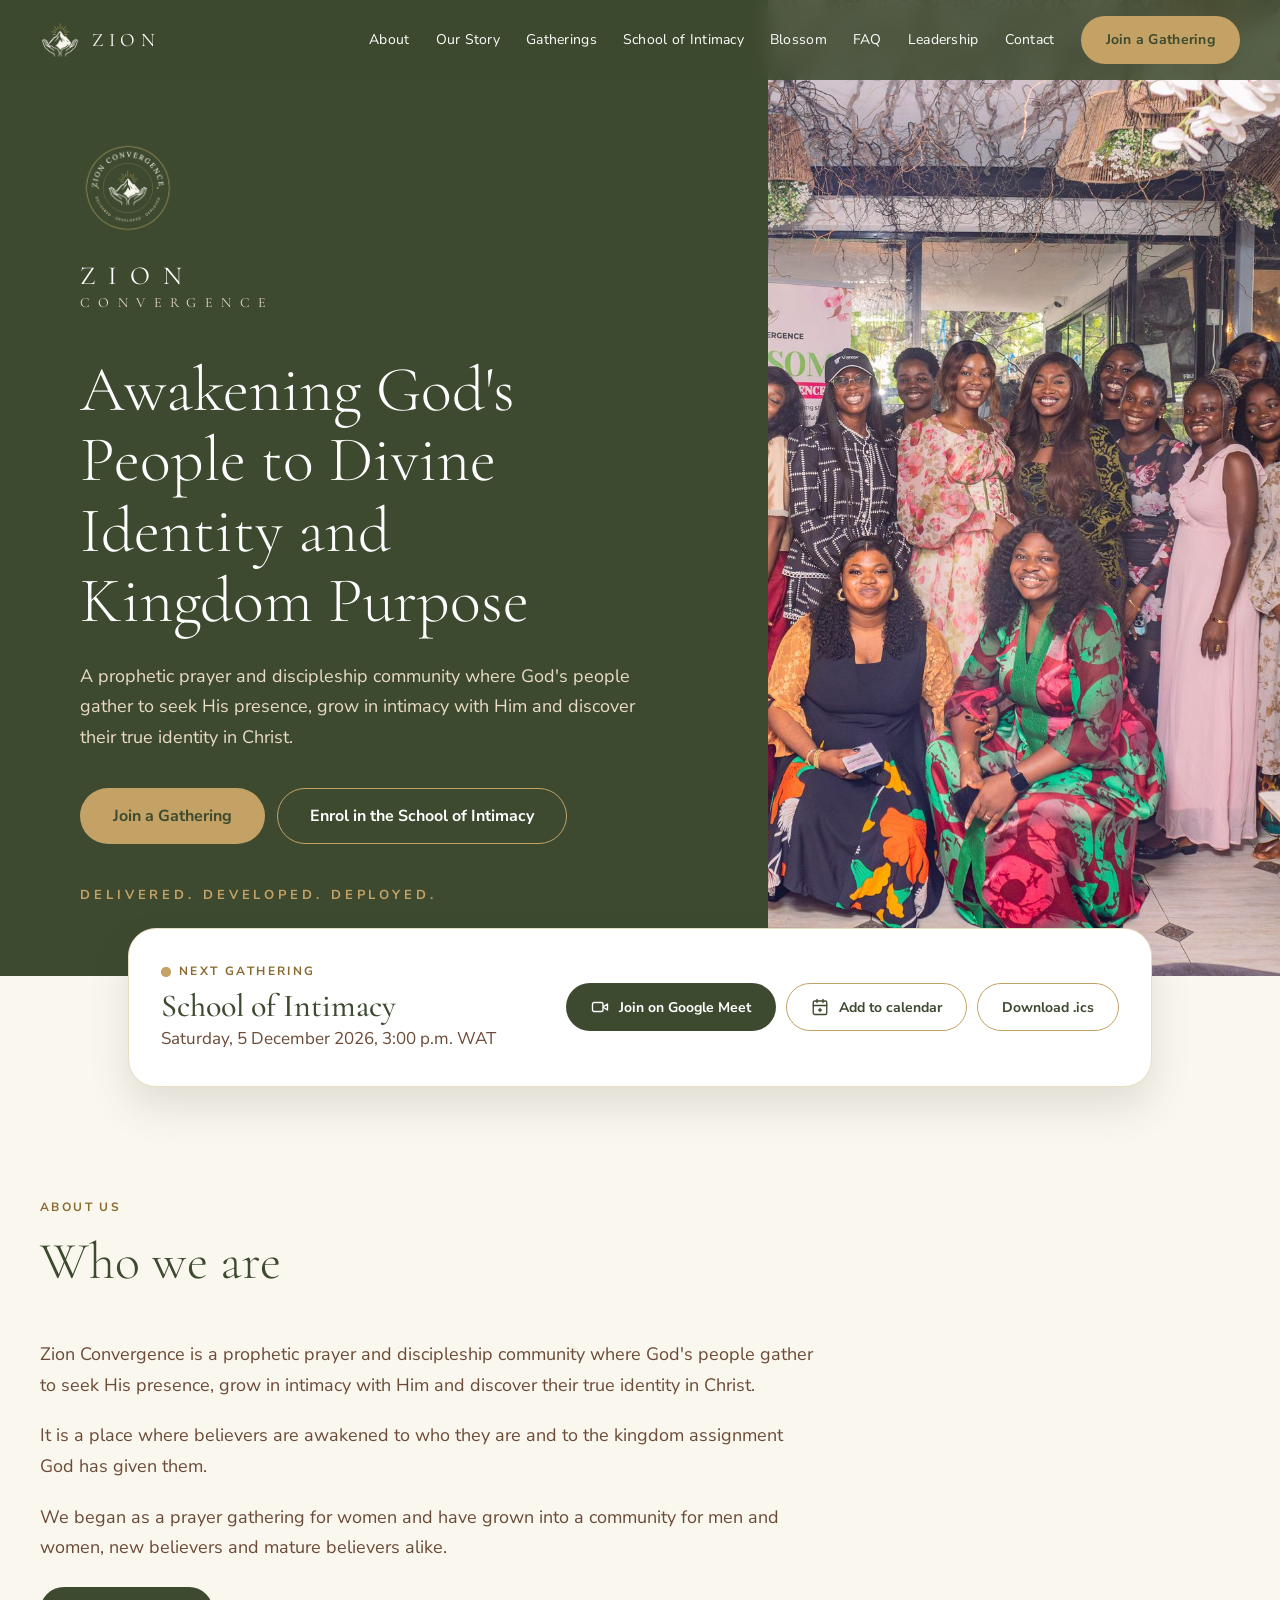
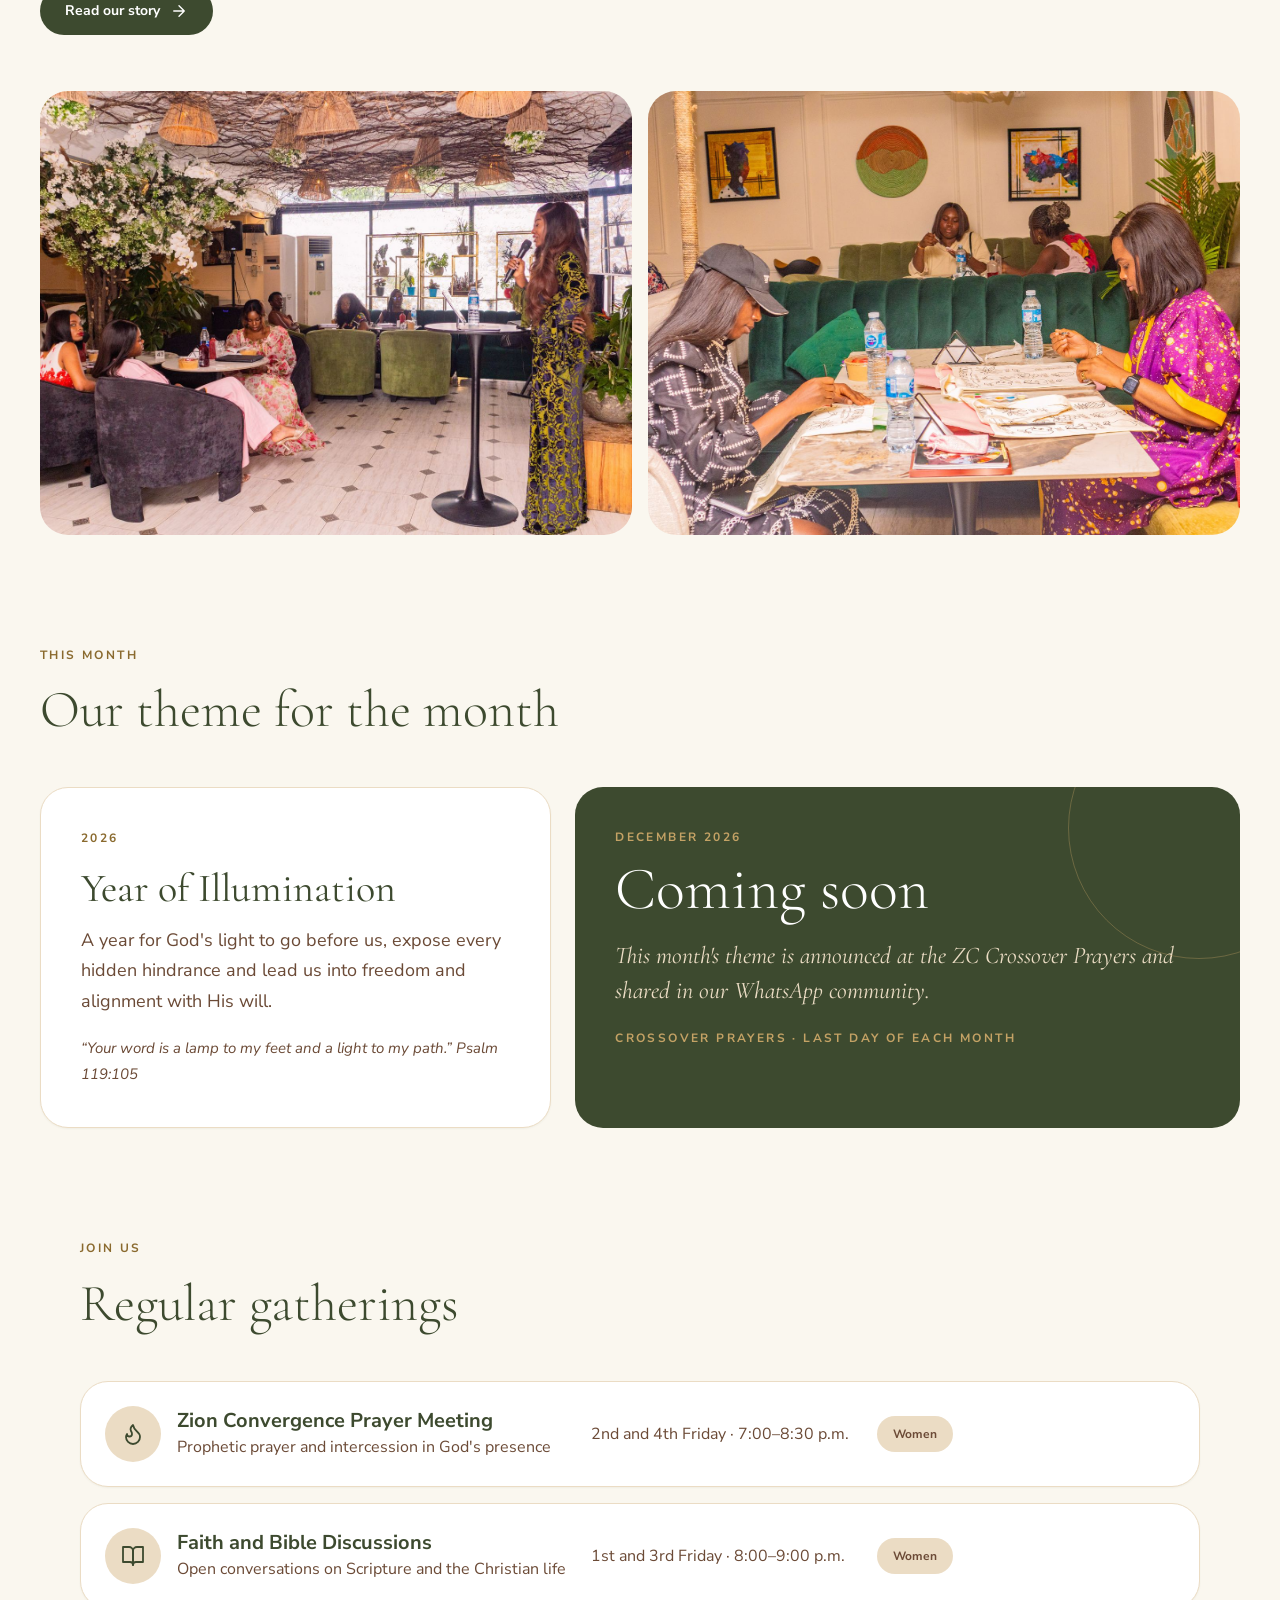
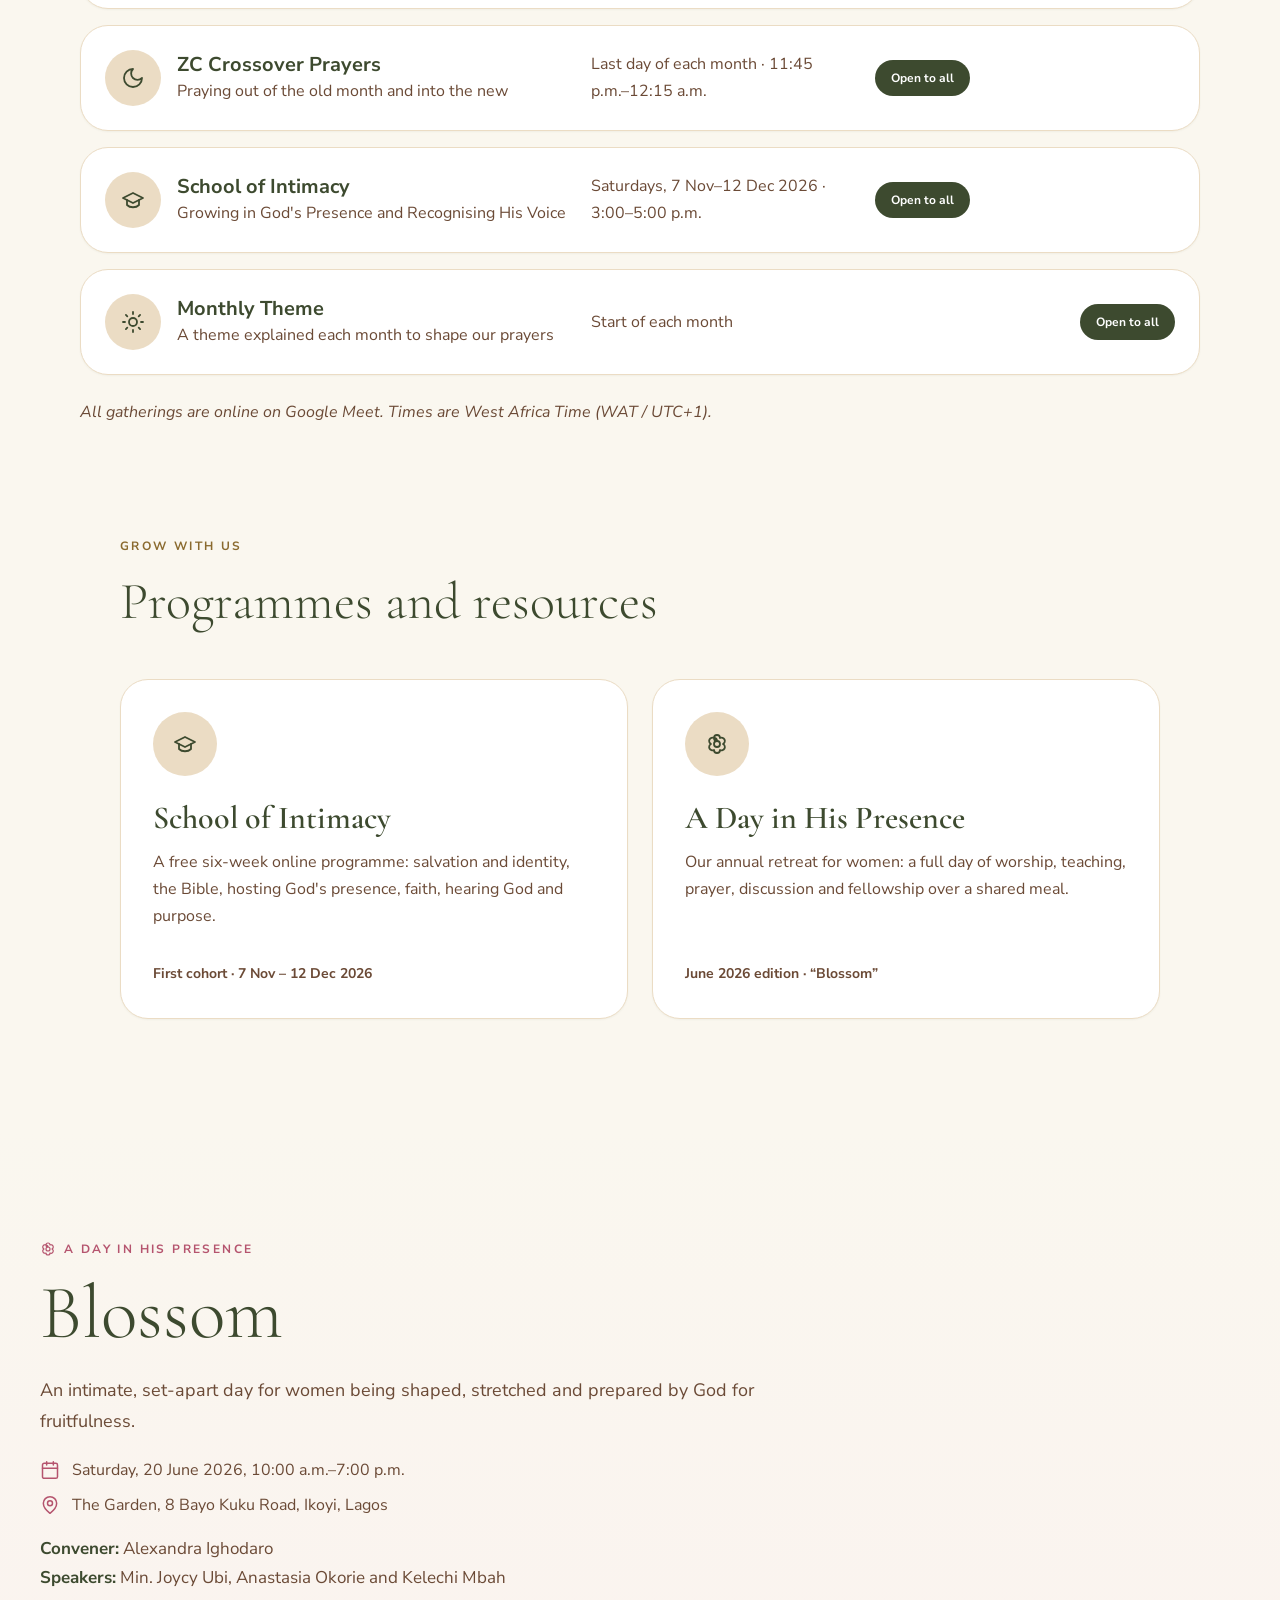
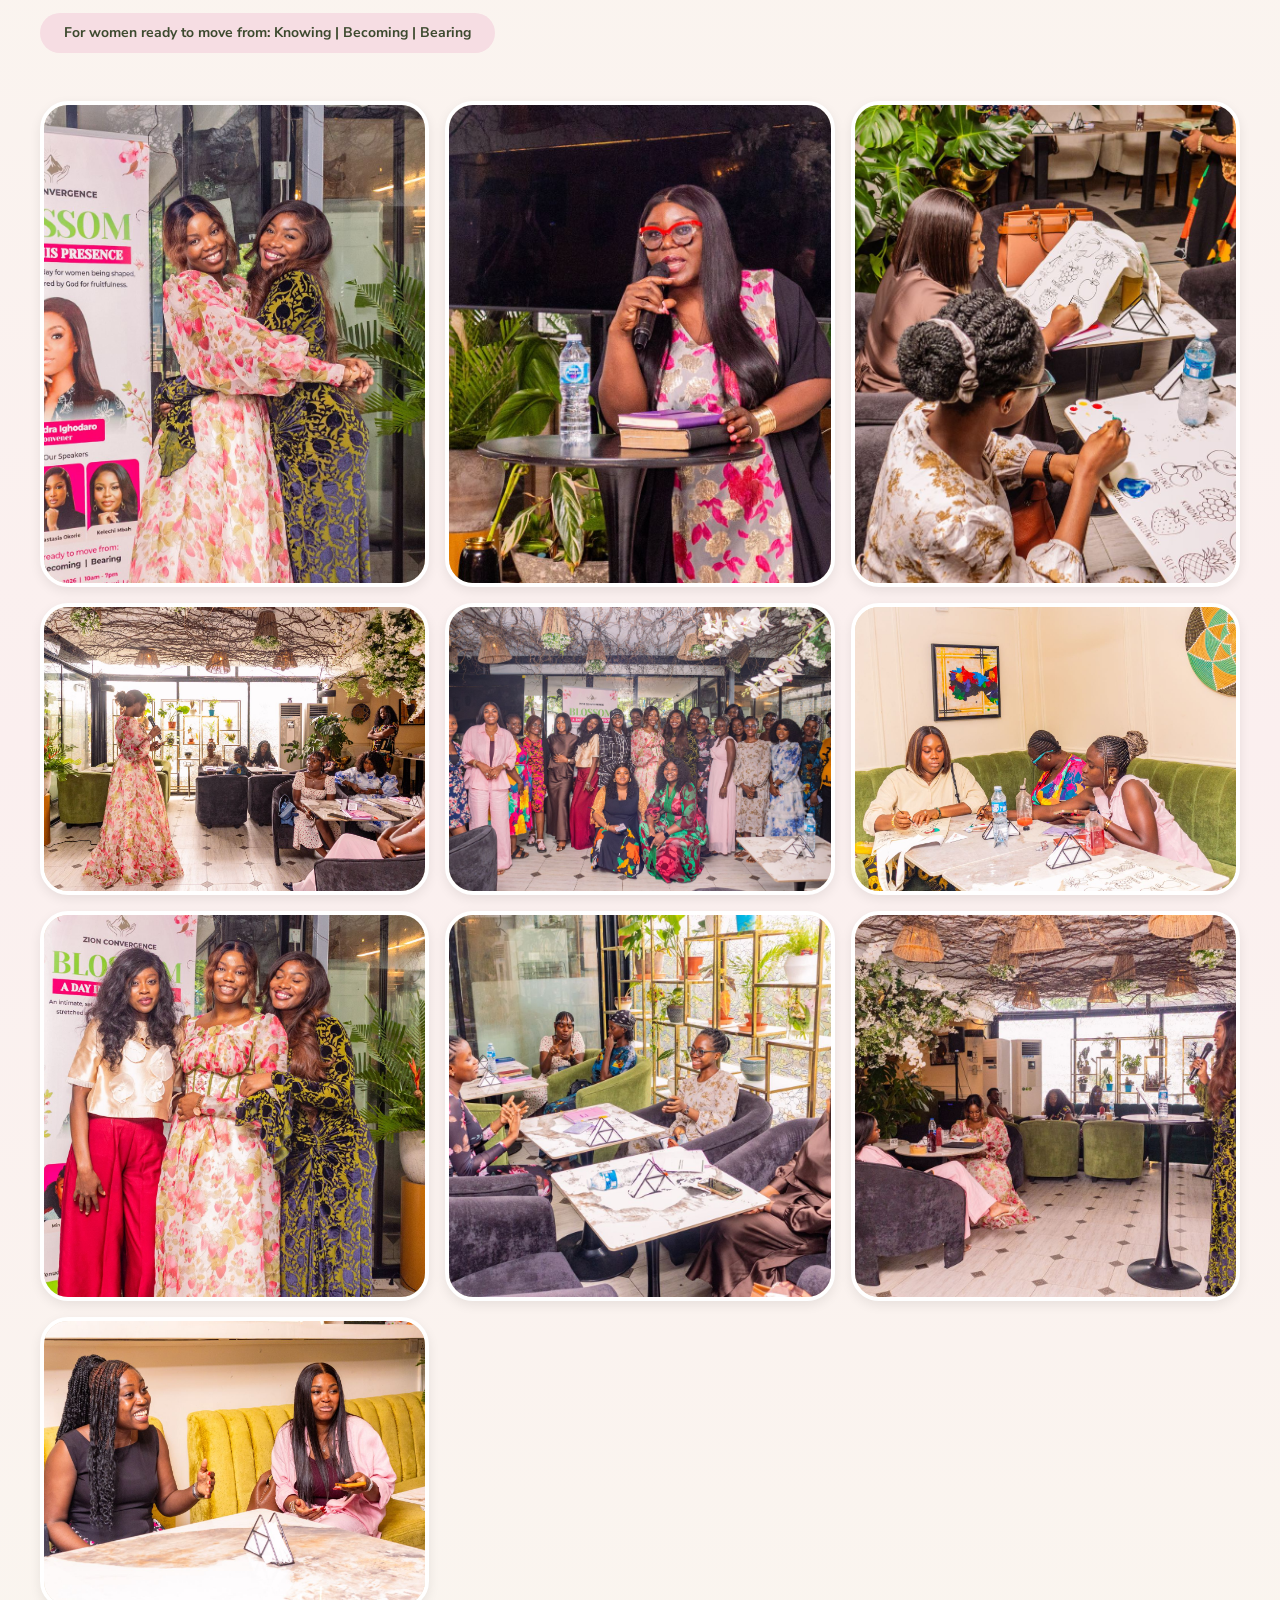
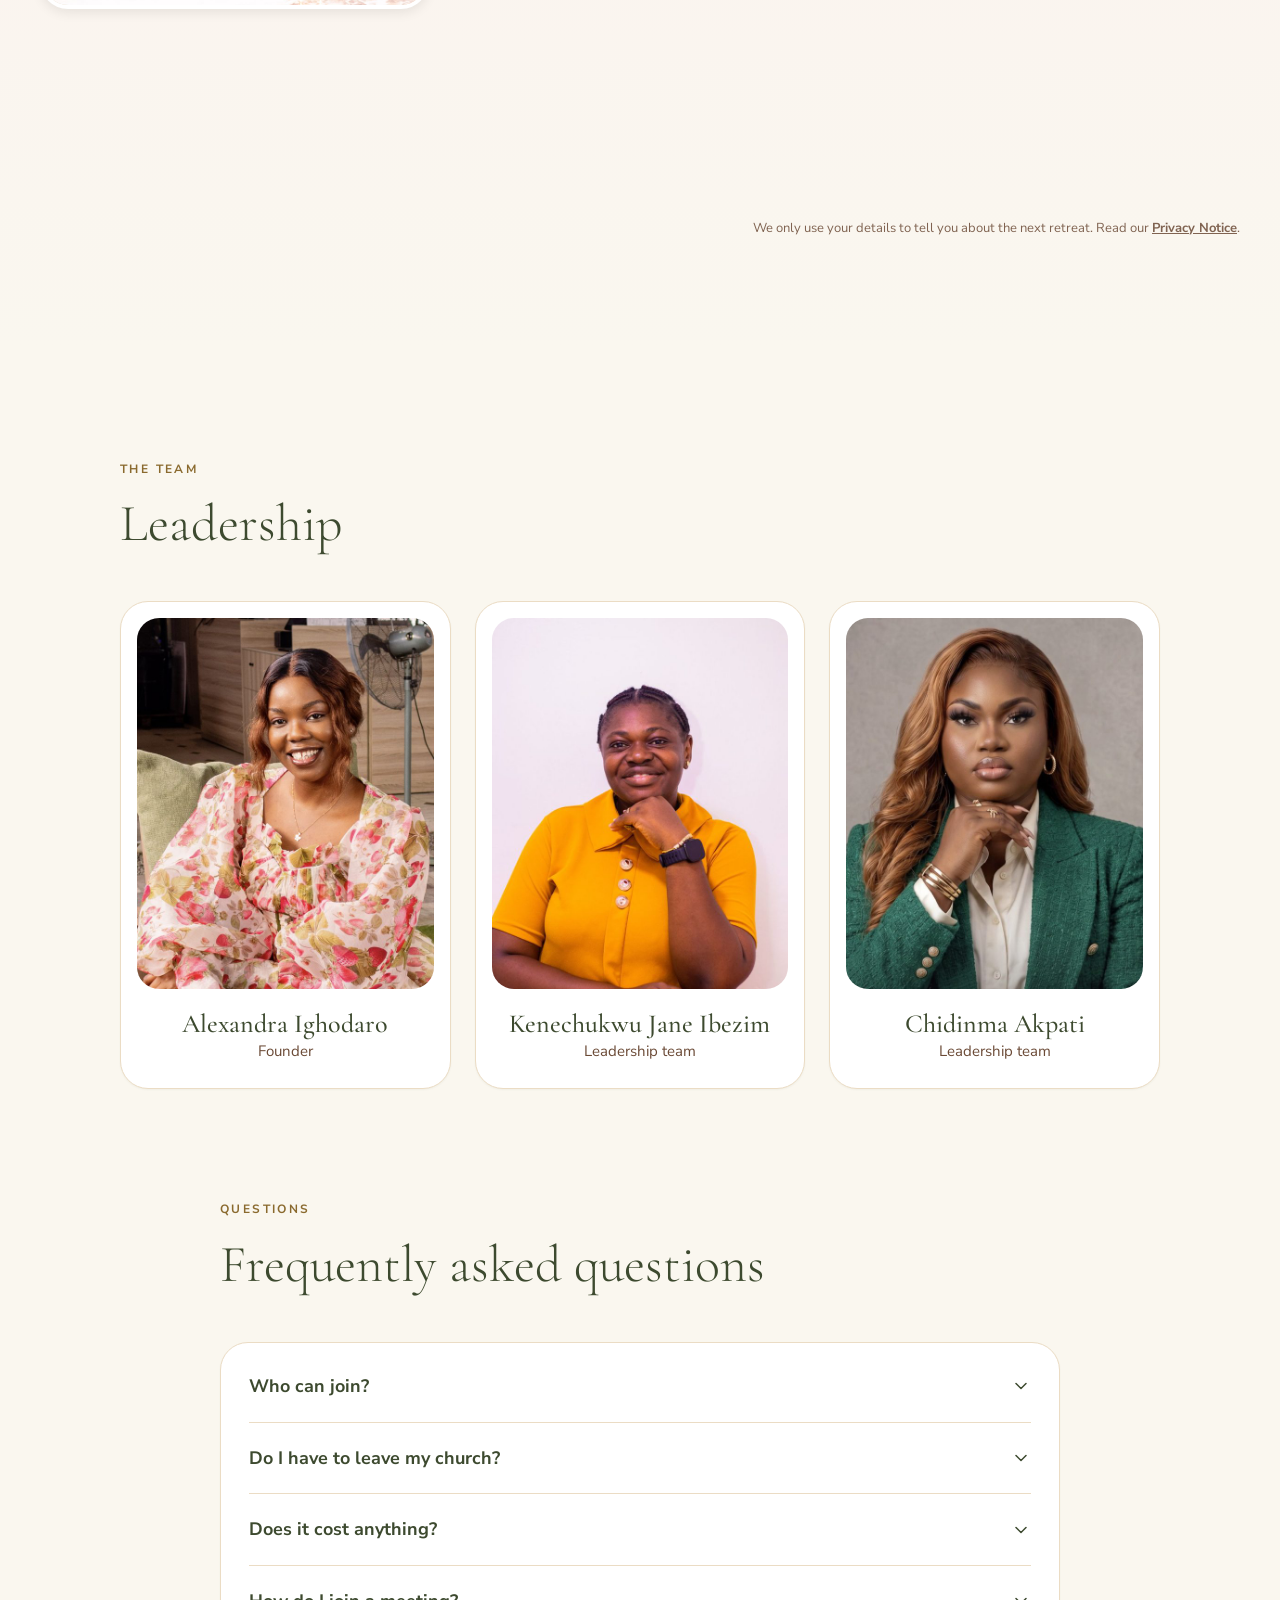
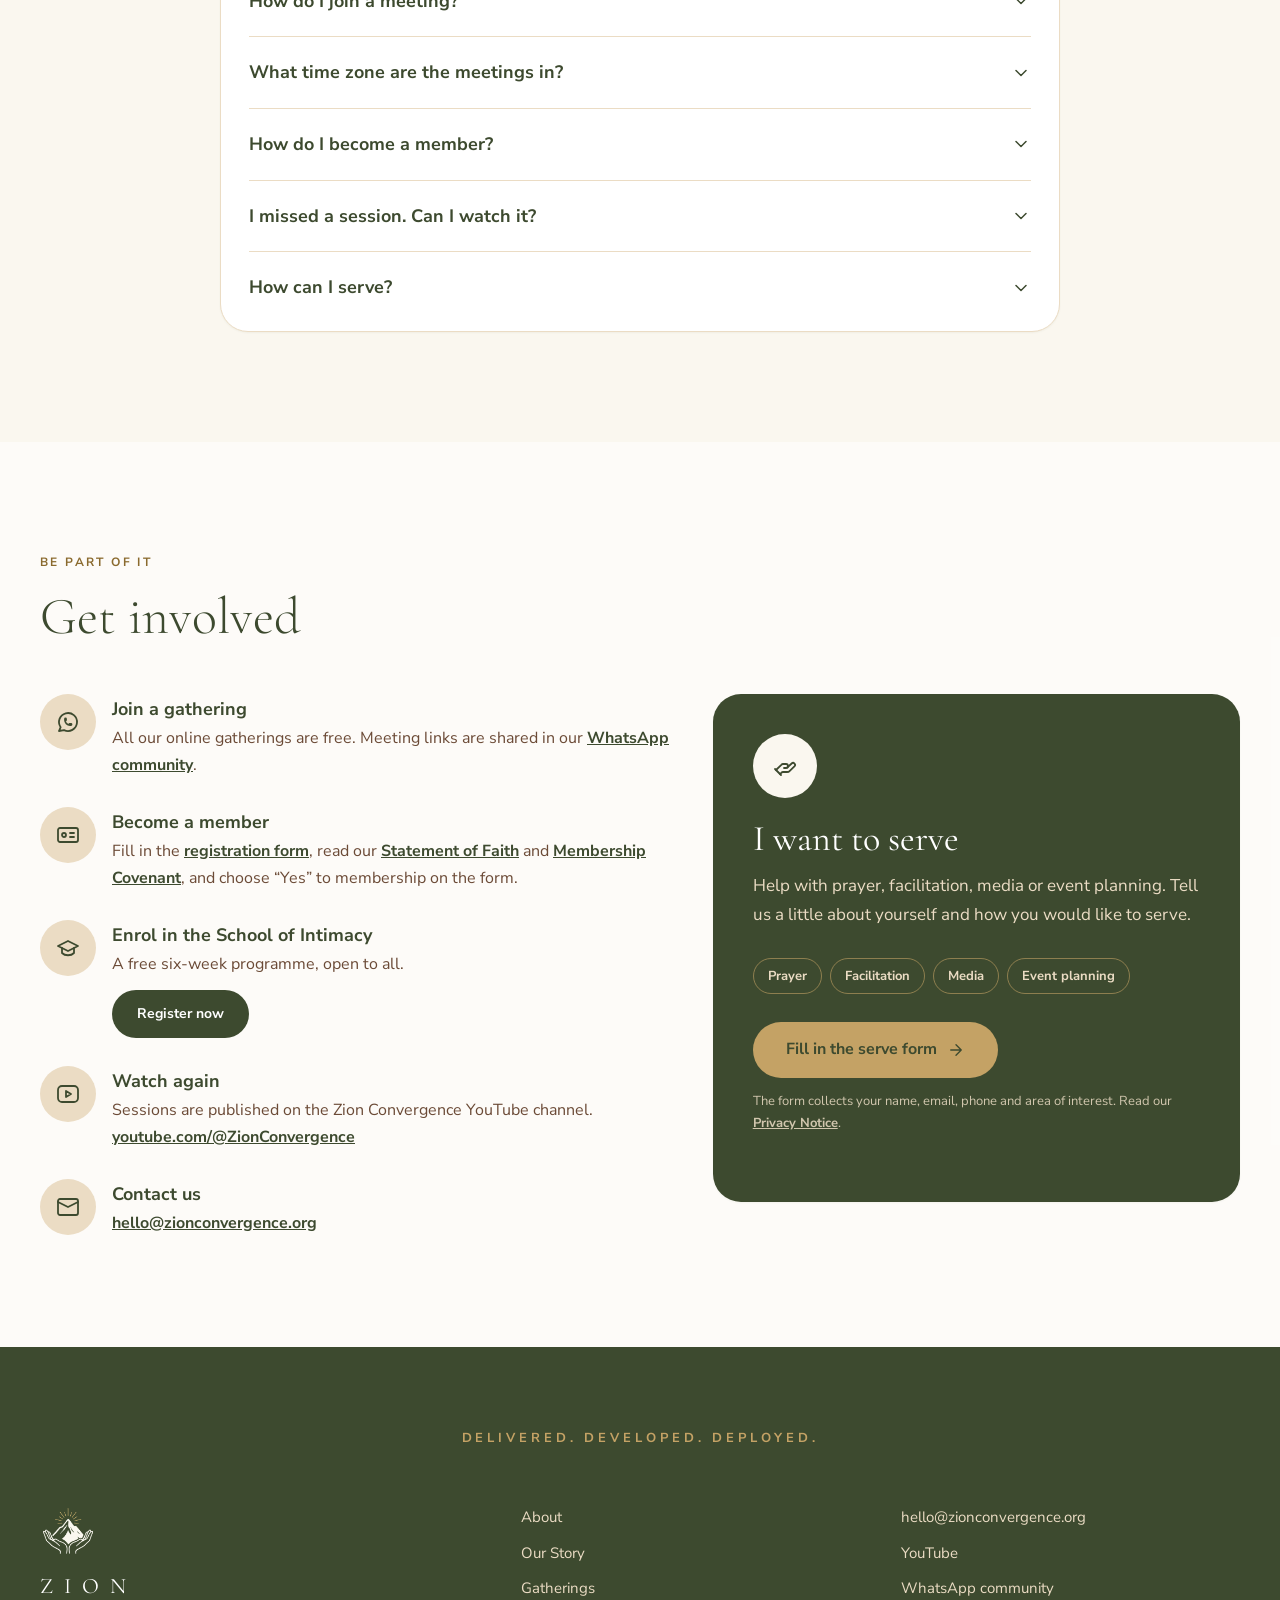
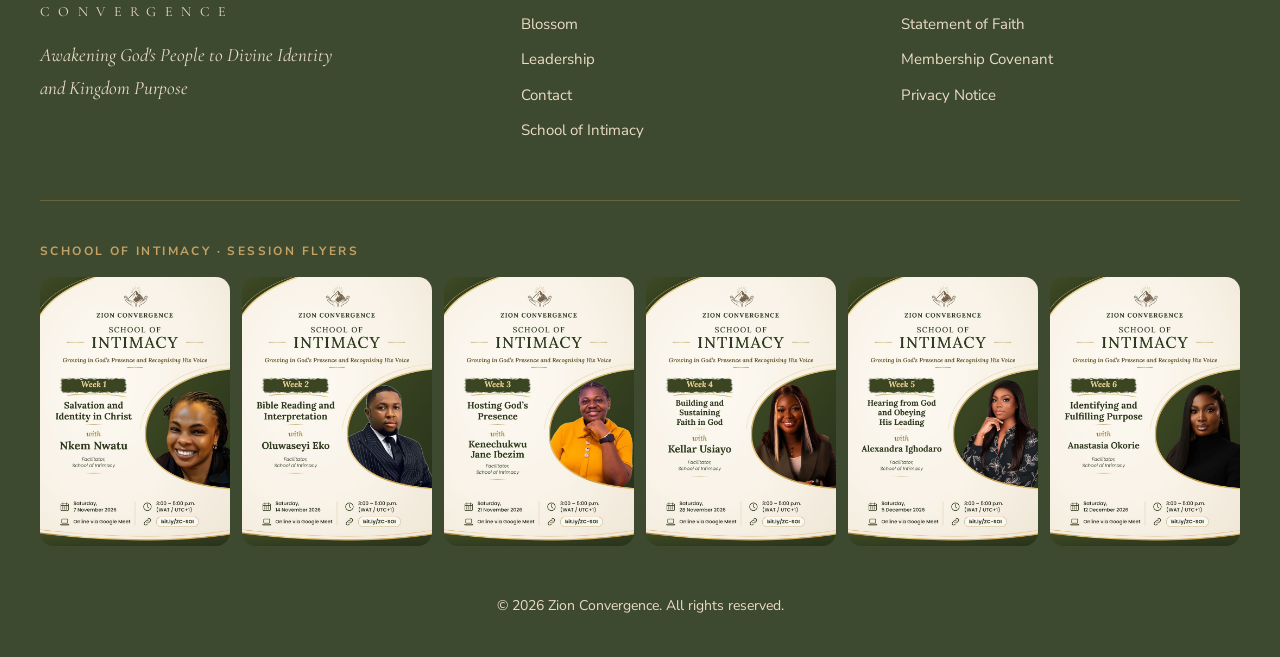
<file: index.html>
<!DOCTYPE html>

<html lang="en">
<head>
<meta charset="utf-8"/>
<meta content="width=device-width, initial-scale=1" name="viewport"/>
<title>Zion Convergence | Prophetic Prayer &amp; Discipleship Community</title>
<meta content="Zion Convergence is a prophetic prayer and discipleship community where God's people gather to seek His presence, grow in intimacy with Him and discover their true identity in Christ." name="description"/>
<meta content="Zion Convergence | Prophetic Prayer &amp; Discipleship Community" property="og:title"/>
<meta content="Awakening God's People to Divine Identity and Kingdom Purpose. Delivered. Developed. Deployed." property="og:description"/>
<meta content="https://zionconvergence.org/img/group.jpg" property="og:image"/>
<link href="img/favicon.png" rel="icon"/>
<link href="https://fonts.googleapis.com" rel="preconnect"/>
<link crossorigin="" href="https://fonts.gstatic.com" rel="preconnect"/>
<link href="https://fonts.googleapis.com/css2?family=Cormorant+Garamond:ital,wght@0,300;0,400;0,500;0,600;0,700;1,300;1,400&amp;family=Nunito+Sans:ital,wght@0,400;0,700;1,400&amp;display=swap" rel="stylesheet"/>
<link href="style.css?v=2026112401" rel="stylesheet"/>
<script type="application/ld+json">{"@context":"https://schema.org","@type":"Organization","name":"Zion Convergence","alternateName":"ZC","url":"https://zionconvergence.org/","logo":"https://zionconvergence.org/img/badge-light.png","email":"hello@zionconvergence.org","foundingDate":"2025-10-10","description":"A prophetic prayer and discipleship community in Nigeria.","sameAs":["https://www.youtube.com/@ZionConvergence"]}</script>
<link href="https://zionconvergence.org/" rel="canonical"/>
</head>
<body>
<header class="hdr"><nav aria-label="Main">
<a class="logo" href="/#top"><img alt="" height="37" src="img/mark-light.png" width="40"/><span>ZION</span></a>
<button aria-controls="menu" aria-expanded="false" aria-label="Open menu" class="burger"><svg aria-hidden="true" fill="none" stroke="currentColor" stroke-linecap="round" stroke-linejoin="round" stroke-width="1.8" viewbox="0 0 24 24"><path d="M4 6h16M4 12h16M4 18h16"></path></svg></button>
<div class="links" id="menu"><a href="#about">About</a><a href="our-story.html">Our Story</a><a href="#gatherings">Gatherings</a><a href="school-of-intimacy.html">School of Intimacy</a><a href="#blossom">Blossom</a><a href="#faq">FAQ</a><a href="#leadership">Leadership</a><a href="#contact">Contact</a><a class="btn btn-gold sm" href="#gatherings">Join a Gathering</a></div>
</nav></header>
<a class="btn btn-gold sm fab" href="#gatherings">Join a Gathering</a>
<main id="top">
<section class="hero">
<div class="left"><div>
<img alt="Zion Convergence logo: hands holding a mountain beneath rays of light, Delivered, Developed, Deployed" class="badge" height="96" src="img/badge-light.png" width="96"/>
<p class="word1">ZION</p><p class="word2">CONVERGENCE</p>
<h1>Awakening God's People to Divine Identity and Kingdom Purpose</h1>
<p class="lead">A prophetic prayer and discipleship community where God's people gather to seek His presence, grow in intimacy with Him and discover their true identity in Christ.</p>
<div class="btns"><a class="btn btn-gold" href="#gatherings">Join a Gathering</a><a class="btn btn-outline" href="school-of-intimacy.html">Enrol in the School of Intimacy</a></div>
<p class="ddd">Delivered. Developed. Deployed.</p>
</div></div>
<div class="right"><img alt="Women of the Zion Convergence community gathered together at the Blossom retreat, smiling" height="1467" src="img/group.jpg" width="2200"/></div>
</section>
<div class="next" hidden="" id="next"><div class="card">
<div class="info"><p class="live"><span class="dot"></span>Next gathering</p><h3>Zion Convergence Prayer Meeting</h3><p><time></time></p></div>
<div class="acts"><a class="btn btn-green sm meet" href="https://bit.ly/ZC-Fridays"><svg aria-hidden="true" fill="none" stroke="currentColor" stroke-linecap="round" stroke-linejoin="round" stroke-width="1.8" viewbox="0 0 24 24"><path d="m22 8-6 4 6 4V8Z"></path><rect height="12" rx="2" width="14" x="2" y="6"></rect></svg>Join on Google Meet</a><a class="btn btn-line sm gcal" href="#"><svg aria-hidden="true" fill="none" stroke="currentColor" stroke-linecap="round" stroke-linejoin="round" stroke-width="1.8" viewbox="0 0 24 24"><rect height="18" rx="2" width="18" x="3" y="4"></rect><path d="M16 2v4M8 2v4M3 10h18M12 14v4M10 16h4"></path></svg>Add to calendar</a><button class="btn btn-line sm ics" type="button">Download .ics</button></div>
</div></div>
<section class="sec" id="about"><div class="wrap">
<div class="about-solo">
<div class="rv"><div class="head"><p class="eyebrow">About us</p><h2 class="title">Who we are</h2></div><div class="prose">
<p>Zion Convergence is a prophetic prayer and discipleship community where God's people gather to seek His presence, grow in intimacy with Him and discover their true identity in Christ.</p>
<p>It is a place where believers are awakened to who they are and to the kingdom assignment God has given them.</p>
<p>We began as a prayer gathering for women and have grown into a community for men and women, new believers and mature believers alike.</p></div><a class="btn btn-green sm" href="our-story.html" style="margin-top:24px;display:inline-flex">Read our story<svg aria-hidden="true" fill="none" stroke="currentColor" stroke-linecap="round" stroke-linejoin="round" stroke-width="1.8" viewbox="0 0 24 24"><path d="M5 12h14M12 5l7 7-7 7"></path></svg></a></div>
</div>
<div class="pair rv"><img alt="Women of Zion Convergence gathered under woven lights as a speaker shares" loading="lazy" src="img/gathering.jpg"/><img alt="Women painting together at marble tables during a creative session" loading="lazy" src="img/painting-tables.jpg"/></div>
</div></section>
<section class="theme sec-tight" id="theme"><div class="wrap"><div class="head"><p class="eyebrow">This month</p><h2 class="title">Our theme for the month</h2></div>
<div class="theme-grid">
<div class="card pad rv yr"><p class="eyebrow">2026</p><h3>Year of Illumination</h3><p class="prose">A year for God's light to go before us, expose every hidden hindrance and lead us into freedom and alignment with His will.</p><p class="cite" style="margin-top:20px">“Your word is a lamp to my feet and a light to my path.” Psalm 119:105</p></div>
<div class="theme-month rv" id="month"><p class="eyebrow"></p><h3></h3><p class="promise"></p><p class="focus"></p><p class="ref"></p></div>
</div></div></section>
<section class="sec" id="gatherings" style="padding-top:0"><div class="wrap-md" style="max-width:1160px"><div class="head"><p class="eyebrow">Join us</p><h2 class="title">Regular gatherings</h2></div>
<ul class="glist"><li class="card g rv"><div class="main"><span class="ic"><svg aria-hidden="true" fill="none" stroke="currentColor" stroke-linecap="round" stroke-linejoin="round" stroke-width="1.8" viewbox="0 0 24 24"><path d="M8.5 14.5A2.5 2.5 0 0 0 11 12c0-1.38-.5-2-1-3-1.07-2.14-.22-4.05 2-6 .5 2.5 2 4.9 4 6.5 2 1.6 3 3.5 3 5.5a7 7 0 1 1-14 0c0-1.15.43-2.29 1-3a2.5 2.5 0 0 0 2.5 2.5z"></path></svg></span><div><h3>Zion Convergence Prayer Meeting</h3><p>Prophetic prayer and intercession in God's presence</p></div></div><p class="when">2nd and 4th Friday · 7:00–8:30 p.m.</p><div class="end"><span class="tag w">Women</span><a class="btn btn-gold sm" href="https://bit.ly/ZC-Fridays"><svg aria-hidden="true" fill="none" stroke="currentColor" stroke-linecap="round" stroke-linejoin="round" stroke-width="1.8" viewbox="0 0 24 24"><path d="m22 8-6 4 6 4V8Z"></path><rect height="12" rx="2" width="14" x="2" y="6"></rect></svg>Join on Google Meet</a></div></li><li class="card g rv"><div class="main"><span class="ic"><svg aria-hidden="true" fill="none" stroke="currentColor" stroke-linecap="round" stroke-linejoin="round" stroke-width="1.8" viewbox="0 0 24 24"><path d="M2 3h6a4 4 0 0 1 4 4v14a3 3 0 0 0-3-3H2z"></path><path d="M22 3h-6a4 4 0 0 0-4 4v14a3 3 0 0 1 3-3h7z"></path></svg></span><div><h3>Faith and Bible Discussions</h3><p>Open conversations on Scripture and the Christian life</p></div></div><p class="when">1st and 3rd Friday · 8:00–9:00 p.m.</p><div class="end"><span class="tag w">Women</span><a class="btn btn-gold sm" href="https://bit.ly/ZC-Fridays"><svg aria-hidden="true" fill="none" stroke="currentColor" stroke-linecap="round" stroke-linejoin="round" stroke-width="1.8" viewbox="0 0 24 24"><path d="m22 8-6 4 6 4V8Z"></path><rect height="12" rx="2" width="14" x="2" y="6"></rect></svg>Join on Google Meet</a></div></li><li class="card g rv"><div class="main"><span class="ic"><svg aria-hidden="true" fill="none" stroke="currentColor" stroke-linecap="round" stroke-linejoin="round" stroke-width="1.8" viewbox="0 0 24 24"><path d="M12 3a6 6 0 0 0 9 9 9 9 0 1 1-9-9Z"></path></svg></span><div><h3>ZC Crossover Prayers</h3><p>Praying out of the old month and into the new</p></div></div><p class="when">Last day of each month · 11:45 p.m.–12:15 a.m.</p><div class="end"><span class="tag all">Open to all</span><a class="btn btn-gold sm" href="https://bit.ly/ZC-Crossover"><svg aria-hidden="true" fill="none" stroke="currentColor" stroke-linecap="round" stroke-linejoin="round" stroke-width="1.8" viewbox="0 0 24 24"><path d="m22 8-6 4 6 4V8Z"></path><rect height="12" rx="2" width="14" x="2" y="6"></rect></svg>Join on Google Meet</a></div></li><li class="card g rv before"><div class="main"><span class="ic"><svg aria-hidden="true" fill="none" stroke="currentColor" stroke-linecap="round" stroke-linejoin="round" stroke-width="1.8" viewbox="0 0 24 24"><path d="M22 10 12 5 2 10l10 5 10-5z"></path><path d="M6 12v5c3 3 9 3 12 0v-5"></path></svg></span><div><h3>School of Intimacy</h3><p>Growing in God's Presence and Recognising His Voice</p></div></div><p class="when">Saturdays, 7 Nov–12 Dec 2026 · 3:00–5:00 p.m.</p><div class="end"><span class="tag all">Open to all</span><a class="btn btn-gold sm" href="https://bit.ly/ZC-SOI"><svg aria-hidden="true" fill="none" stroke="currentColor" stroke-linecap="round" stroke-linejoin="round" stroke-width="1.8" viewbox="0 0 24 24"><path d="m22 8-6 4 6 4V8Z"></path><rect height="12" rx="2" width="14" x="2" y="6"></rect></svg>Join on Google Meet</a></div></li><li class="card g rv"><div class="main"><span class="ic"><svg aria-hidden="true" fill="none" stroke="currentColor" stroke-linecap="round" stroke-linejoin="round" stroke-width="1.8" viewbox="0 0 24 24"><circle cx="12" cy="12" r="4"></circle><path d="M12 2v2M12 20v2M4.9 4.9l1.4 1.4M17.7 17.7l1.4 1.4M2 12h2M20 12h2M4.9 19.1l1.4-1.4M17.7 6.3l1.4-1.4"></path></svg></span><div><h3>Monthly Theme</h3><p>A theme explained each month to shape our prayers</p></div></div><p class="when">Start of each month</p><div class="end"><span class="tag all">Open to all</span></div></li><template class="after-tpl"><li class="card g after"><div class="main"><span class="ic"><svg aria-hidden="true" fill="none" stroke="currentColor" stroke-linecap="round" stroke-linejoin="round" stroke-width="1.8" viewbox="0 0 24 24"><path d="M22 10 12 5 2 10l10 5 10-5z"></path><path d="M6 12v5c3 3 9 3 12 0v-5"></path></svg></span><div><h3>School of Intimacy</h3><p>First cohort completed. Next cohort coming soon.</p></div></div><p class="when">Watch all six sessions on YouTube</p><div class="end"><span class="tag all">Open to all</span><a class="btn btn-gold sm" href="https://youtube.com/@ZionConvergence"><svg aria-hidden="true" fill="none" stroke="currentColor" stroke-linecap="round" stroke-linejoin="round" stroke-width="1.8" viewbox="0 0 24 24"><rect height="16" rx="4" width="20" x="2" y="4"></rect><path d="m10 9 5 3-5 3z"></path></svg>Watch on YouTube</a></div></li></template></ul>
<p class="foot-note">All gatherings are online on Google Meet. Times are West Africa Time (WAT / UTC+1).</p>
</div></section>
<section class="sec-tight"><div class="wrap-md"><div class="head"><p class="eyebrow">Grow with us</p><h2 class="title">Programmes and resources</h2></div>
<div class="two">
<a class="card prog rv" href="school-of-intimacy.html"><span class="ic lg"><svg aria-hidden="true" fill="none" stroke="currentColor" stroke-linecap="round" stroke-linejoin="round" stroke-width="1.8" viewbox="0 0 24 24"><path d="M22 10 12 5 2 10l10 5 10-5z"></path><path d="M6 12v5c3 3 9 3 12 0v-5"></path></svg></span><h3>School of Intimacy</h3><p>A free six-week online programme: salvation and identity, the Bible, hosting God's presence, faith, hearing God and purpose.</p><small><span class="before">First cohort · 7 Nov – 12 Dec 2026</span><template class="after-tpl"><span class="after">First cohort completed · next cohort coming soon</span></template></small></a>
<a class="card prog rv" href="#blossom"><span class="ic lg"><svg aria-hidden="true" fill="none" stroke="currentColor" stroke-linecap="round" stroke-linejoin="round" stroke-width="1.8" viewbox="0 0 24 24"><circle cx="12" cy="12" r="3"></circle><path d="M12 9a3 3 0 1 1 3-3 3 3 0 1 1 3 6 3 3 0 1 1-3 6 3 3 0 1 1-6 0 3 3 0 1 1-3-6 3 3 0 1 1 3-6 3 3 0 0 1 3 3Z"></path></svg></span><h3>A Day in His Presence</h3><p>Our annual retreat for women: a full day of worship, teaching, prayer, discussion and fellowship over a shared meal.</p><small>June 2026 edition · “Blossom”</small></a>
</div></div></section>
<section class="sec blossom" id="blossom"><div class="wrap">
<div style="max-width:760px">
<p class="bl-eyebrow"><svg aria-hidden="true" fill="none" stroke="currentColor" stroke-linecap="round" stroke-linejoin="round" stroke-width="1.8" viewbox="0 0 24 24"><circle cx="12" cy="12" r="3"></circle><path d="M12 9a3 3 0 1 1 3-3 3 3 0 1 1 3 6 3 3 0 1 1-3 6 3 3 0 1 1-6 0 3 3 0 1 1-3-6 3 3 0 1 1 3-6 3 3 0 0 1 3 3Z"></path></svg>A Day in His Presence</p>
<h2>Blossom</h2>
<p class="prose" style="margin-top:24px">An intimate, set-apart day for women being shaped, stretched and prepared by God for fruitfulness.</p>
<ul class="bl-facts"><li><svg aria-hidden="true" fill="none" stroke="currentColor" stroke-linecap="round" stroke-linejoin="round" stroke-width="1.8" viewbox="0 0 24 24"><rect height="18" rx="2" width="18" x="3" y="4"></rect><path d="M16 2v4M8 2v4M3 10h18"></path></svg>Saturday, 20 June 2026, 10:00 a.m.–7:00 p.m.</li><li><svg aria-hidden="true" fill="none" stroke="currentColor" stroke-linecap="round" stroke-linejoin="round" stroke-width="1.8" viewbox="0 0 24 24"><path d="M20 10c0 6-8 12-8 12s-8-6-8-12a8 8 0 0 1 16 0Z"></path><circle cx="12" cy="10" r="3"></circle></svg>The Garden, 8 Bayo Kuku Road, Ikoyi, Lagos</li></ul>
<p style="margin-top:16px"><strong>Convener:</strong> Alexandra Ighodaro</p>
<p><strong>Speakers:</strong> Min. Joycy Ubi, Anastasia Okorie and Kelechi Mbah</p>
<p class="kbb">For women ready to move from: Knowing | Becoming | Bearing</p>
</div>
<div class="masonry"><button aria-label="View photo: Two women embracing beside the Blossom: A Day in His Presence banner" class="r45" data-lb="img/banner-hug.jpg"><img alt="Two women embracing beside the Blossom: A Day in His Presence banner" loading="lazy" src="img/banner-hug.jpg"/></button><button aria-label="View photo: Alexandra Ighodaro speaking to the women gathered at the Blossom retreat" class="r43" data-lb="img/teaching.jpg"><img alt="Alexandra Ighodaro speaking to the women gathered at the Blossom retreat" loading="lazy" src="img/teaching.jpg"/></button><button aria-label="View photo: Three women smiling together in front of the Blossom banner" class="r11" data-lb="img/three-women.jpg"><img alt="Three women smiling together in front of the Blossom banner" loading="lazy" src="img/three-women.jpg"/></button><button aria-label="View photo: Two women laughing in conversation on a yellow velvet sofa" class="r43" data-lb="img/sofa-chat.jpg"><img alt="Two women laughing in conversation on a yellow velvet sofa" loading="lazy" src="img/sofa-chat.jpg"/></button><button aria-label="View photo: A speaker sharing with a microphone at the retreat" class="r45" data-lb="img/speaker.jpg"><img alt="A speaker sharing with a microphone at the retreat" loading="lazy" src="img/speaker.jpg"/></button><button aria-label="View photo: The women of Zion Convergence gathered together at the Blossom retreat" class="r43" data-lb="img/group.jpg"><img alt="The women of Zion Convergence gathered together at the Blossom retreat" loading="lazy" src="img/group.jpg"/></button><button aria-label="View photo: Women in conversation around tables during a small-group session" class="r11" data-lb="img/table-conversation.jpg"><img alt="Women in conversation around tables during a small-group session" loading="lazy" src="img/table-conversation.jpg"/></button><button aria-label="View photo: Women painting Fruit of the Spirit canvases at marble tables" class="r45" data-lb="img/painting.jpg"><img alt="Women painting Fruit of the Spirit canvases at marble tables" loading="lazy" src="img/painting.jpg"/></button><button aria-label="View photo: Women painting together on a green velvet sofa" class="r43" data-lb="img/painting-sofa.jpg"><img alt="Women painting together on a green velvet sofa" loading="lazy" src="img/painting-sofa.jpg"/></button><button aria-label="View photo: A speaker addressing the women seated in velvet armchairs beneath hanging lights" class="r11" data-lb="img/gathering.jpg"><img alt="A speaker addressing the women seated in velvet armchairs beneath hanging lights" loading="lazy" src="img/gathering.jpg"/></button></div>
<div class="card notify rv"><div><h3>Be there next time</h3><p>Leave your details and we will let you know when the next retreat is announced.</p></div><a class="btn btn-green" href="https://bit.ly/ZC-Retreat"><svg aria-hidden="true" fill="none" stroke="currentColor" stroke-linecap="round" stroke-linejoin="round" stroke-width="1.8" viewbox="0 0 24 24"><rect height="16" rx="2" width="20" x="2" y="4"></rect><path d="m22 7-10 5L2 7"></path></svg>Notify me about the next retreat</a></div>
<p class="formnote" style="text-align:right">We only use your details to tell you about the next retreat. Read our <a href="privacy.html">Privacy Notice</a>.</p>
</div></section>
<section class="sec" id="leadership"><div class="wrap-md"><div class="head"><p class="eyebrow">The team</p><h2 class="title">Leadership</h2></div>
<div class="leaders">
<div class="card leader rv"><img alt="Portrait of Alexandra Ighodaro" height="800" loading="lazy" src="img/leader-alexa.jpg" width="640"/><h3>Alexandra Ighodaro</h3><p>Founder</p></div>
<div class="card leader rv"><img alt="Portrait of Kenechukwu Jane Ibezim" height="800" loading="lazy" src="img/leader-jane.jpg" width="640"/><h3>Kenechukwu Jane Ibezim</h3><p>Leadership team</p></div>
<div class="card leader rv"><img alt="Portrait of Chidinma Akpati" height="800" loading="lazy" src="img/leader-chidinma.jpg" width="640"/><h3>Chidinma Akpati</h3><p>Leadership team</p></div>
</div></div></section>
<section class="sec-tight" id="faq"><div class="wrap-sm"><div class="head"><p class="eyebrow">Questions</p><h2 class="title">Frequently asked questions</h2></div><div class="card faq"><details><summary>Who can join?<svg aria-hidden="true" fill="none" stroke="currentColor" stroke-linecap="round" stroke-linejoin="round" stroke-width="1.8" viewbox="0 0 24 24"><path d="m6 9 6 6 6-6"></path></svg></summary><p>Everyone. Our Friday prayer meetings, Bible discussions and annual retreat are for women. Crossover Prayers and the School of Intimacy are open to all.</p></details><details><summary>Do I have to leave my church?<svg aria-hidden="true" fill="none" stroke="currentColor" stroke-linecap="round" stroke-linejoin="round" stroke-width="1.8" viewbox="0 0 24 24"><path d="m6 9 6 6 6-6"></path></svg></summary><p>No. We are non-denominational, and we encourage every member to stay rooted in a local church.</p></details><details><summary>Does it cost anything?<svg aria-hidden="true" fill="none" stroke="currentColor" stroke-linecap="round" stroke-linejoin="round" stroke-width="1.8" viewbox="0 0 24 24"><path d="m6 9 6 6 6-6"></path></svg></summary><p>No. All our online gatherings are free.</p></details><details><summary>How do I join a meeting?<svg aria-hidden="true" fill="none" stroke="currentColor" stroke-linecap="round" stroke-linejoin="round" stroke-width="1.8" viewbox="0 0 24 24"><path d="m6 9 6 6 6-6"></path></svg></summary><p>Join our <a href="https://bit.ly/ZC-WhatsApp">WhatsApp community</a>. Meeting links are shared there, and the Google Meet links are also listed under <a href="#gatherings">Gatherings</a>.</p></details><details><summary>What time zone are the meetings in?<svg aria-hidden="true" fill="none" stroke="currentColor" stroke-linecap="round" stroke-linejoin="round" stroke-width="1.8" viewbox="0 0 24 24"><path d="m6 9 6 6 6-6"></path></svg></summary><p>West Africa Time (WAT, UTC+1). Members join from different countries.</p></details><details><summary>How do I become a member?<svg aria-hidden="true" fill="none" stroke="currentColor" stroke-linecap="round" stroke-linejoin="round" stroke-width="1.8" viewbox="0 0 24 24"><path d="m6 9 6 6 6-6"></path></svg></summary><p>Fill in the <a href="https://forms.gle/nbXXHBcZYrjv3CDd9">registration form</a>, read our <a href="https://bit.ly/ZC-Faith">Statement of Faith</a> and <a href="https://bit.ly/ZC-Covenant">Membership Covenant</a>, and choose “Yes” to membership on the form.</p></details><details><summary>I missed a session. Can I watch it?<svg aria-hidden="true" fill="none" stroke="currentColor" stroke-linecap="round" stroke-linejoin="round" stroke-width="1.8" viewbox="0 0 24 24"><path d="m6 9 6 6 6-6"></path></svg></summary><p>School of Intimacy sessions are published on our <a href="https://youtube.com/@ZionConvergence">YouTube channel</a>.</p></details><details><summary>How can I serve?<svg aria-hidden="true" fill="none" stroke="currentColor" stroke-linecap="round" stroke-linejoin="round" stroke-width="1.8" viewbox="0 0 24 24"><path d="m6 9 6 6 6-6"></path></svg></summary><p>Fill in the <a href="https://bit.ly/ZC-Serve">Serve with us form</a> and tell us whether you are interested in prayer, facilitation, media or event planning.</p></details></div></div></section>
<section class="sec soft" id="contact"><div class="wrap"><div class="head"><p class="eyebrow">Be part of it</p><h2 class="title">Get involved</h2></div>
<div class="contact-grid">
<div>
<div class="crow"><span class="ic"><svg aria-hidden="true" fill="none" stroke="currentColor" stroke-linecap="round" stroke-linejoin="round" stroke-width="1.8" viewbox="0 0 24 24"><path d="M3 21l1.65-3.8a9 9 0 1 1 3.4 2.9L3 21"></path><path d="M9 10a.5.5 0 0 0 1 0V9a.5.5 0 0 0-1 0v1a5 5 0 0 0 5 5h1a.5.5 0 0 0 0-1h-1a.5.5 0 0 0 0 1"></path></svg></span><div><b>Join a gathering</b><p>All our online gatherings are free. Meeting links are shared in our <a href="https://bit.ly/ZC-WhatsApp">WhatsApp community</a>.</p></div></div>
<div class="crow"><span class="ic"><svg aria-hidden="true" fill="none" stroke="currentColor" stroke-linecap="round" stroke-linejoin="round" stroke-width="1.8" viewbox="0 0 24 24"><rect height="14" rx="2" width="20" x="2" y="5"></rect><circle cx="8" cy="12" r="2"></circle><path d="M14 10h4M14 14h4"></path></svg></span><div><b>Become a member</b><p>Fill in the <a href="https://forms.gle/nbXXHBcZYrjv3CDd9">registration form</a>, read our <a href="https://bit.ly/ZC-Faith">Statement of Faith</a> and <a href="https://bit.ly/ZC-Covenant">Membership Covenant</a>, and choose “Yes” to membership on the form.</p></div></div>
<div class="crow"><span class="ic"><svg aria-hidden="true" fill="none" stroke="currentColor" stroke-linecap="round" stroke-linejoin="round" stroke-width="1.8" viewbox="0 0 24 24"><path d="M22 10 12 5 2 10l10 5 10-5z"></path><path d="M6 12v5c3 3 9 3 12 0v-5"></path></svg></span><div><b>Enrol in the School of Intimacy</b><p class="before">A free six-week programme, open to all.</p><a class="btn btn-green sm before" href="https://bit.ly/ZC-SOI-Register" style="display:inline-flex">Register now</a><template class="after-tpl"><p class="after">Our first cohort is complete. Watch every session on <a href="https://youtube.com/@ZionConvergence">YouTube</a>; the next cohort is coming soon.</p></template></div></div>
<div class="crow"><span class="ic"><svg aria-hidden="true" fill="none" stroke="currentColor" stroke-linecap="round" stroke-linejoin="round" stroke-width="1.8" viewbox="0 0 24 24"><rect height="16" rx="4" width="20" x="2" y="4"></rect><path d="m10 9 5 3-5 3z"></path></svg></span><div><b>Watch again</b><p>Sessions are published on the Zion Convergence YouTube channel.</p><p><a href="https://youtube.com/@ZionConvergence">youtube.com/@ZionConvergence</a></p></div></div>
<div class="crow"><span class="ic"><svg aria-hidden="true" fill="none" stroke="currentColor" stroke-linecap="round" stroke-linejoin="round" stroke-width="1.8" viewbox="0 0 24 24"><rect height="16" rx="2" width="20" x="2" y="4"></rect><path d="m22 7-10 5L2 7"></path></svg></span><div><b>Contact us</b><p><a href="mailto:hello@zionconvergence.org">hello@zionconvergence.org</a></p></div></div>
</div>
<div class="card serve rv"><span class="ic lg"><svg aria-hidden="true" fill="none" stroke="currentColor" stroke-linecap="round" stroke-linejoin="round" stroke-width="1.8" viewbox="0 0 24 24"><path d="M11 14h2a2 2 0 1 0 0-4h-3c-.6 0-1.1.2-1.4.6L3 16"></path><path d="m7 20 1.6-1.4c.3-.4.8-.6 1.4-.6h4c1.1 0 2.1-.4 2.8-1.2l4.6-4.4a2 2 0 0 0-2.75-2.91l-4.2 3.9"></path><path d="m2 15 6 6"></path></svg></span><h3>I want to serve</h3><p>Help with prayer, facilitation, media or event planning. Tell us a little about yourself and how you would like to serve.</p>
<ul><li>Prayer</li><li>Facilitation</li><li>Media</li><li>Event planning</li></ul>
<a class="btn btn-gold" href="https://bit.ly/ZC-Serve">Fill in the serve form<svg aria-hidden="true" fill="none" stroke="currentColor" stroke-linecap="round" stroke-linejoin="round" stroke-width="1.8" viewbox="0 0 24 24"><path d="M5 12h14M12 5l7 7-7 7"></path></svg></a><p class="formnote">The form collects your name, email, phone and area of interest. Read our <a href="privacy.html">Privacy Notice</a>.</p></div>
</div></div></section>
</main>
<footer class="ftr"><div class="wrap">
<p class="ddd">Delivered. Developed. Deployed.</p>
<div class="fcols">
<div class="fbrand"><img alt="" height="52" src="img/mark-light.png" width="56"/><p class="word1">ZION</p><p class="word2">CONVERGENCE</p><p class="tl">Awakening God's People to Divine Identity and Kingdom Purpose</p></div>
<nav aria-label="Footer" class="fnav"><a href="/#about">About</a><a href="our-story.html">Our Story</a><a href="/#gatherings">Gatherings</a><a href="/#blossom">Blossom</a><a href="/#leadership">Leadership</a><a href="/#contact">Contact</a><a href="school-of-intimacy.html">School of Intimacy</a></nav>
<div class="fnav"><a href="mailto:hello@zionconvergence.org">hello@zionconvergence.org</a><a href="https://youtube.com/@ZionConvergence">YouTube</a><a href="https://bit.ly/ZC-WhatsApp">WhatsApp community</a><a href="https://bit.ly/ZC-Faith">Statement of Faith</a><a href="https://bit.ly/ZC-Covenant">Membership Covenant</a><a href="privacy.html">Privacy Notice</a></div>
</div>
<div class="flyers"><p class="eyebrow">School of Intimacy · Session flyers</p><div class="fstrip"><a href="school-of-intimacy.html#weeks"><img alt="Week 1 flyer: Salvation and Identity in Christ, with Nkem Nwatu, 7 November 2026" height="990" loading="lazy" src="img/flyer-w1.jpg" width="700"/></a><a href="school-of-intimacy.html#weeks"><img alt="Week 2 flyer: Bible Reading and Interpretation, with Oluwaseyi Eko, 14 November 2026" height="990" loading="lazy" src="img/flyer-w2.jpg" width="700"/></a><a href="school-of-intimacy.html#weeks"><img alt="Week 3 flyer: Hosting God's Presence, with Kenechukwu Jane Ibezim, 21 November 2026" height="990" loading="lazy" src="img/flyer-w3.jpg" width="700"/></a><a href="school-of-intimacy.html#weeks"><img alt="Week 4 flyer: Building and Sustaining Faith in God, with Kellar Usiayo, 28 November 2026" height="990" loading="lazy" src="img/flyer-w4.jpg" width="700"/></a><a href="school-of-intimacy.html#weeks"><img alt="Week 5 flyer: Hearing from God and Obeying His Leading, with Alexandra Ighodaro, 5 December 2026" height="990" loading="lazy" src="img/flyer-w5.jpg" width="700"/></a><a href="school-of-intimacy.html#weeks"><img alt="Week 6 flyer: Identifying and Fulfilling Purpose, with Anastasia Okorie, 12 December 2026" height="990" loading="lazy" src="img/flyer-w6.jpg" width="700"/></a></div></div>
<p class="copy">© <span id="yr">2026</span> Zion Convergence. All rights reserved.</p>
</div></footer>
<div aria-label="Photo viewer" aria-modal="true" class="lb" role="dialog"><button aria-label="Close" class="x"><svg aria-hidden="true" fill="none" stroke="currentColor" stroke-linecap="round" stroke-linejoin="round" stroke-width="1.8" viewbox="0 0 24 24"><path d="M18 6 6 18M6 6l12 12"></path></svg></button><button aria-label="Previous photo" class="pv"><svg aria-hidden="true" fill="none" stroke="currentColor" stroke-linecap="round" stroke-linejoin="round" stroke-width="1.8" viewbox="0 0 24 24"><path d="m15 18-6-6 6-6"></path></svg></button><img alt=""/><button aria-label="Next photo" class="nx"><svg aria-hidden="true" fill="none" stroke="currentColor" stroke-linecap="round" stroke-linejoin="round" stroke-width="1.8" viewbox="0 0 24 24"><path d="m9 18 6-6-6-6"></path></svg></button></div>
<script src="script.js?v=2026112401"></script>
</body></html>
</file>
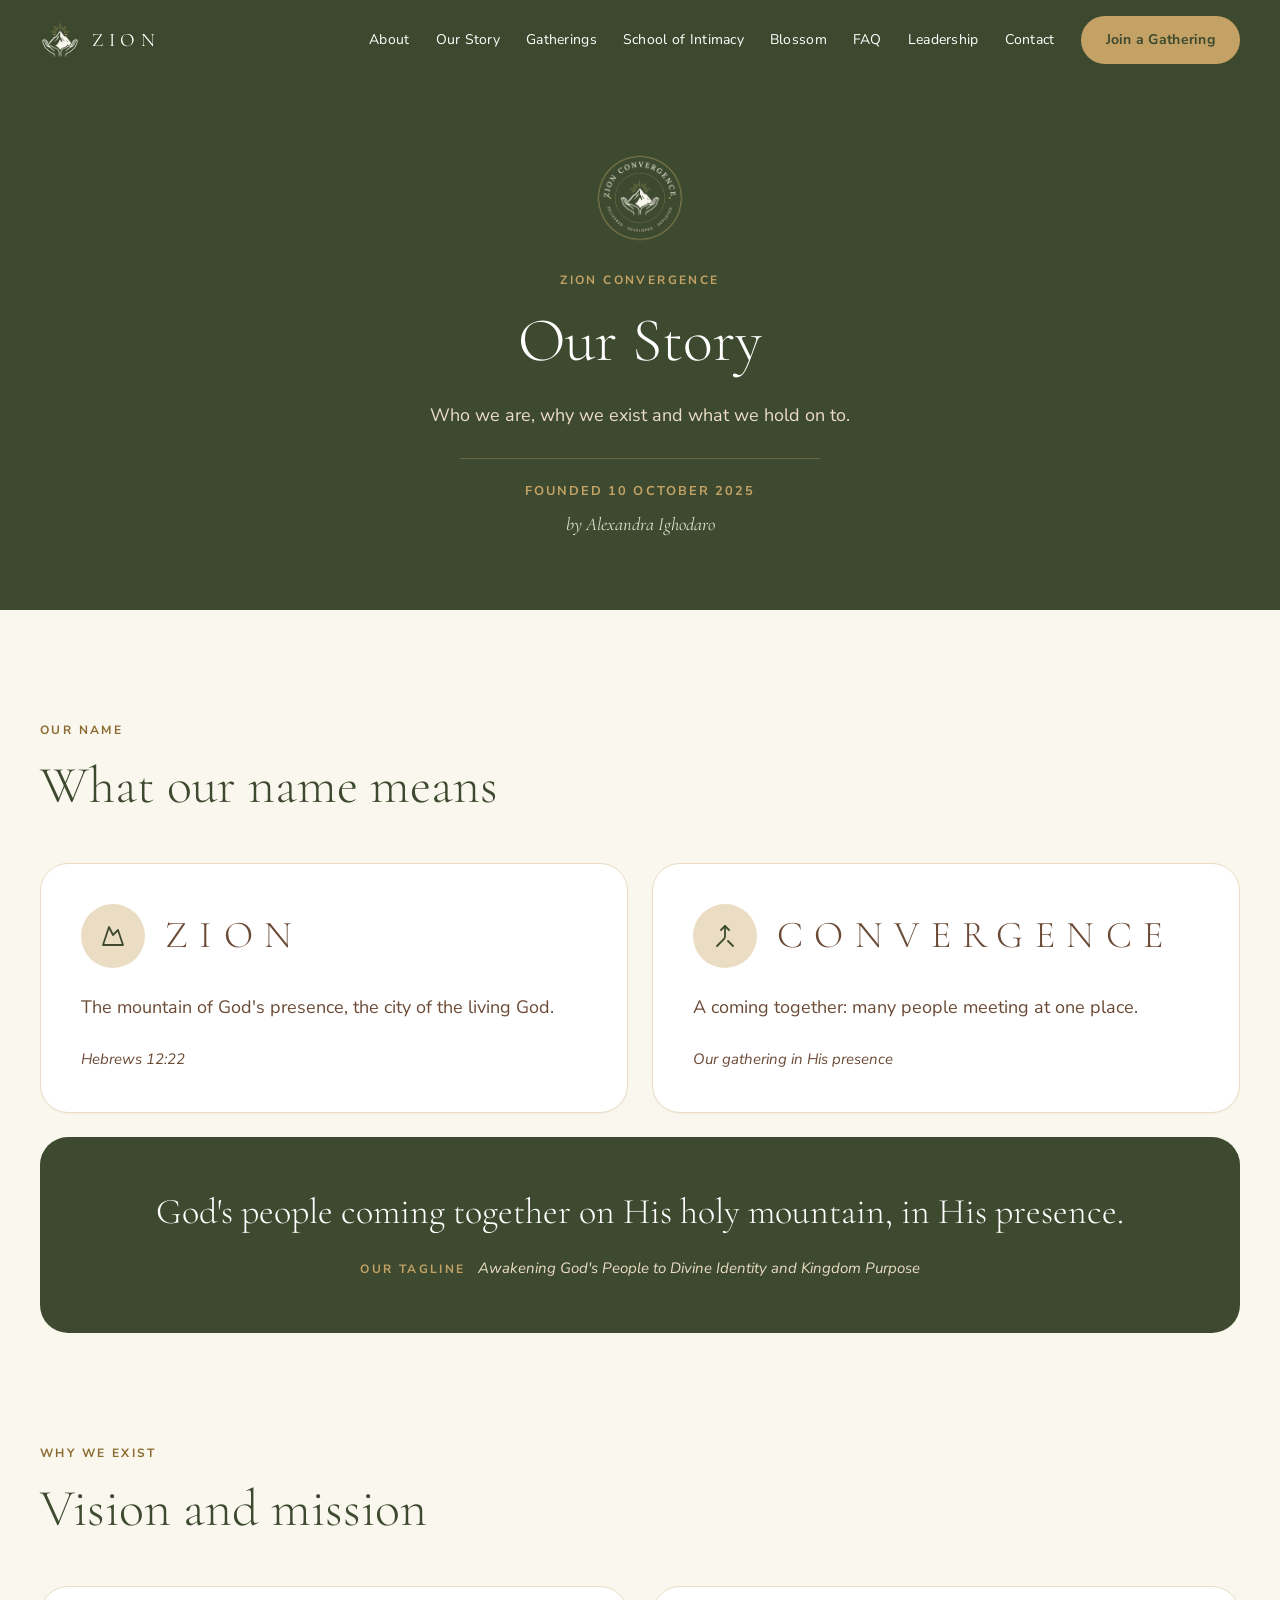
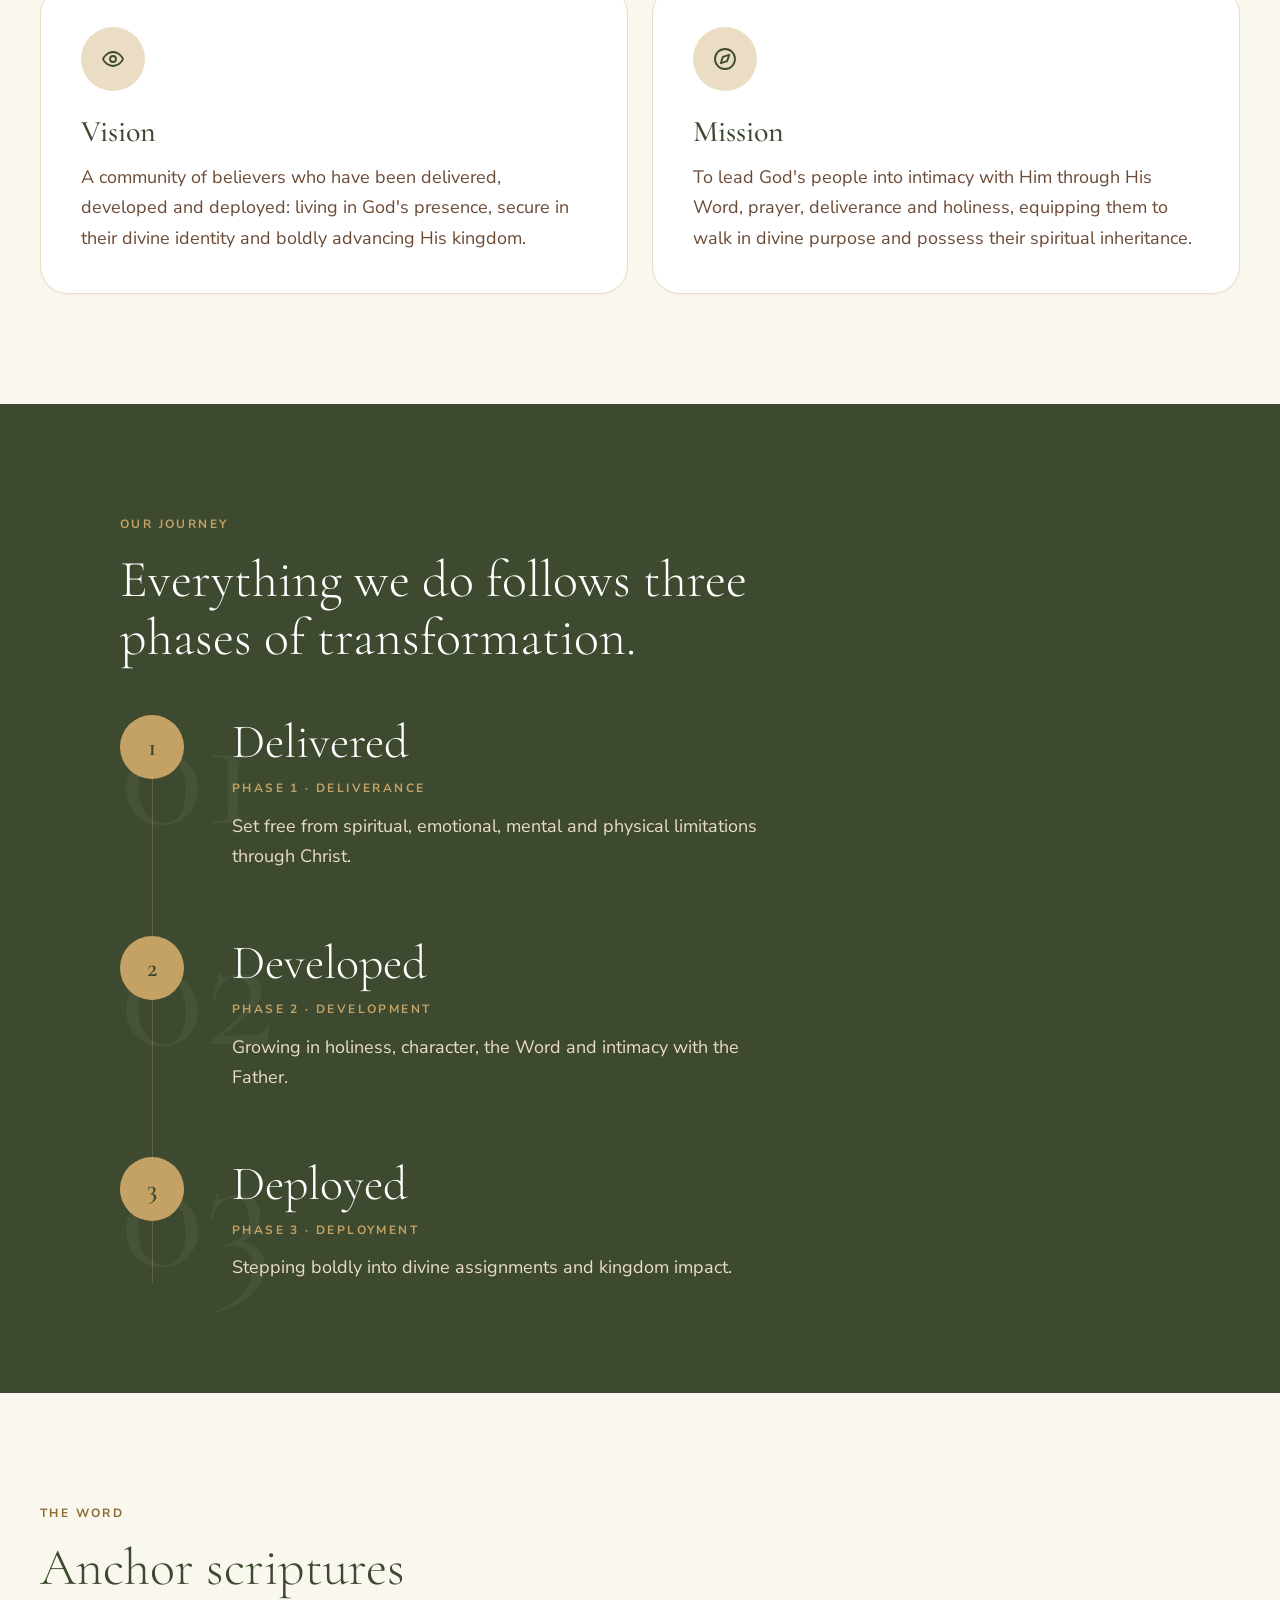
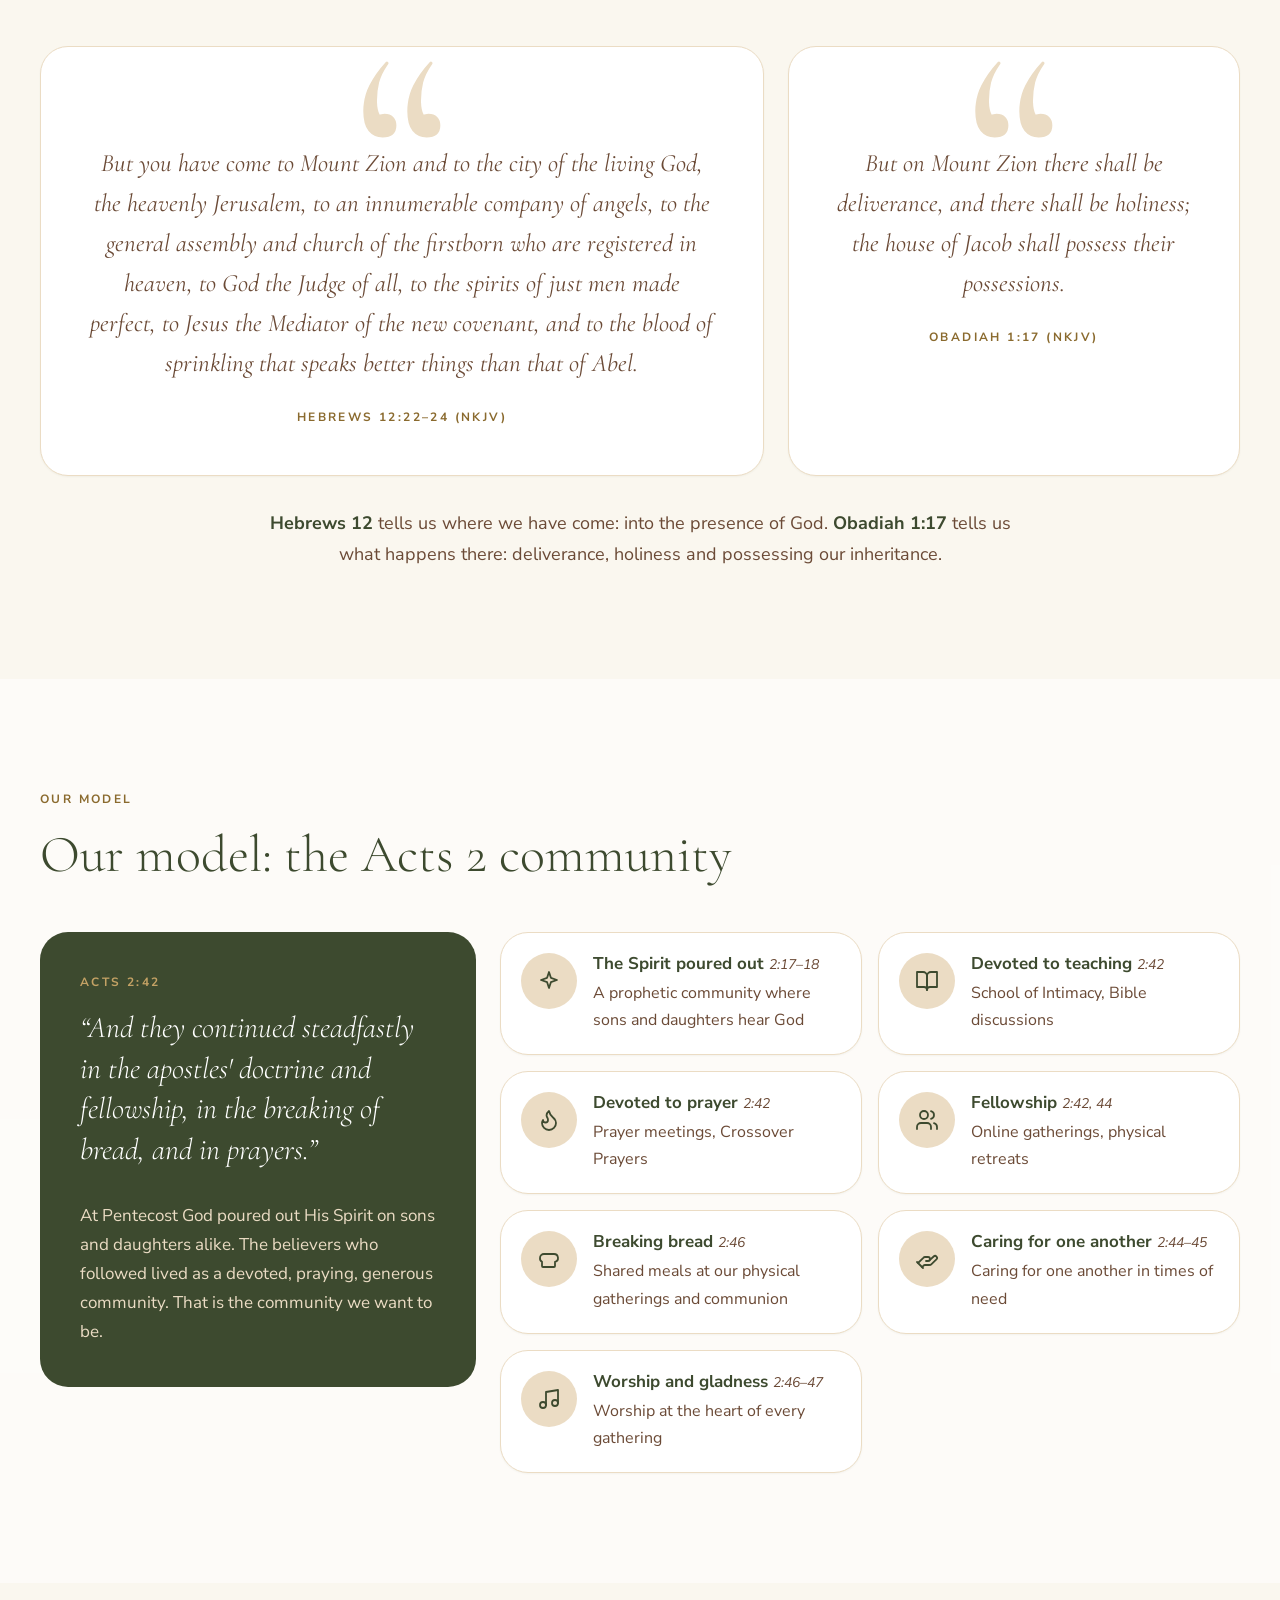
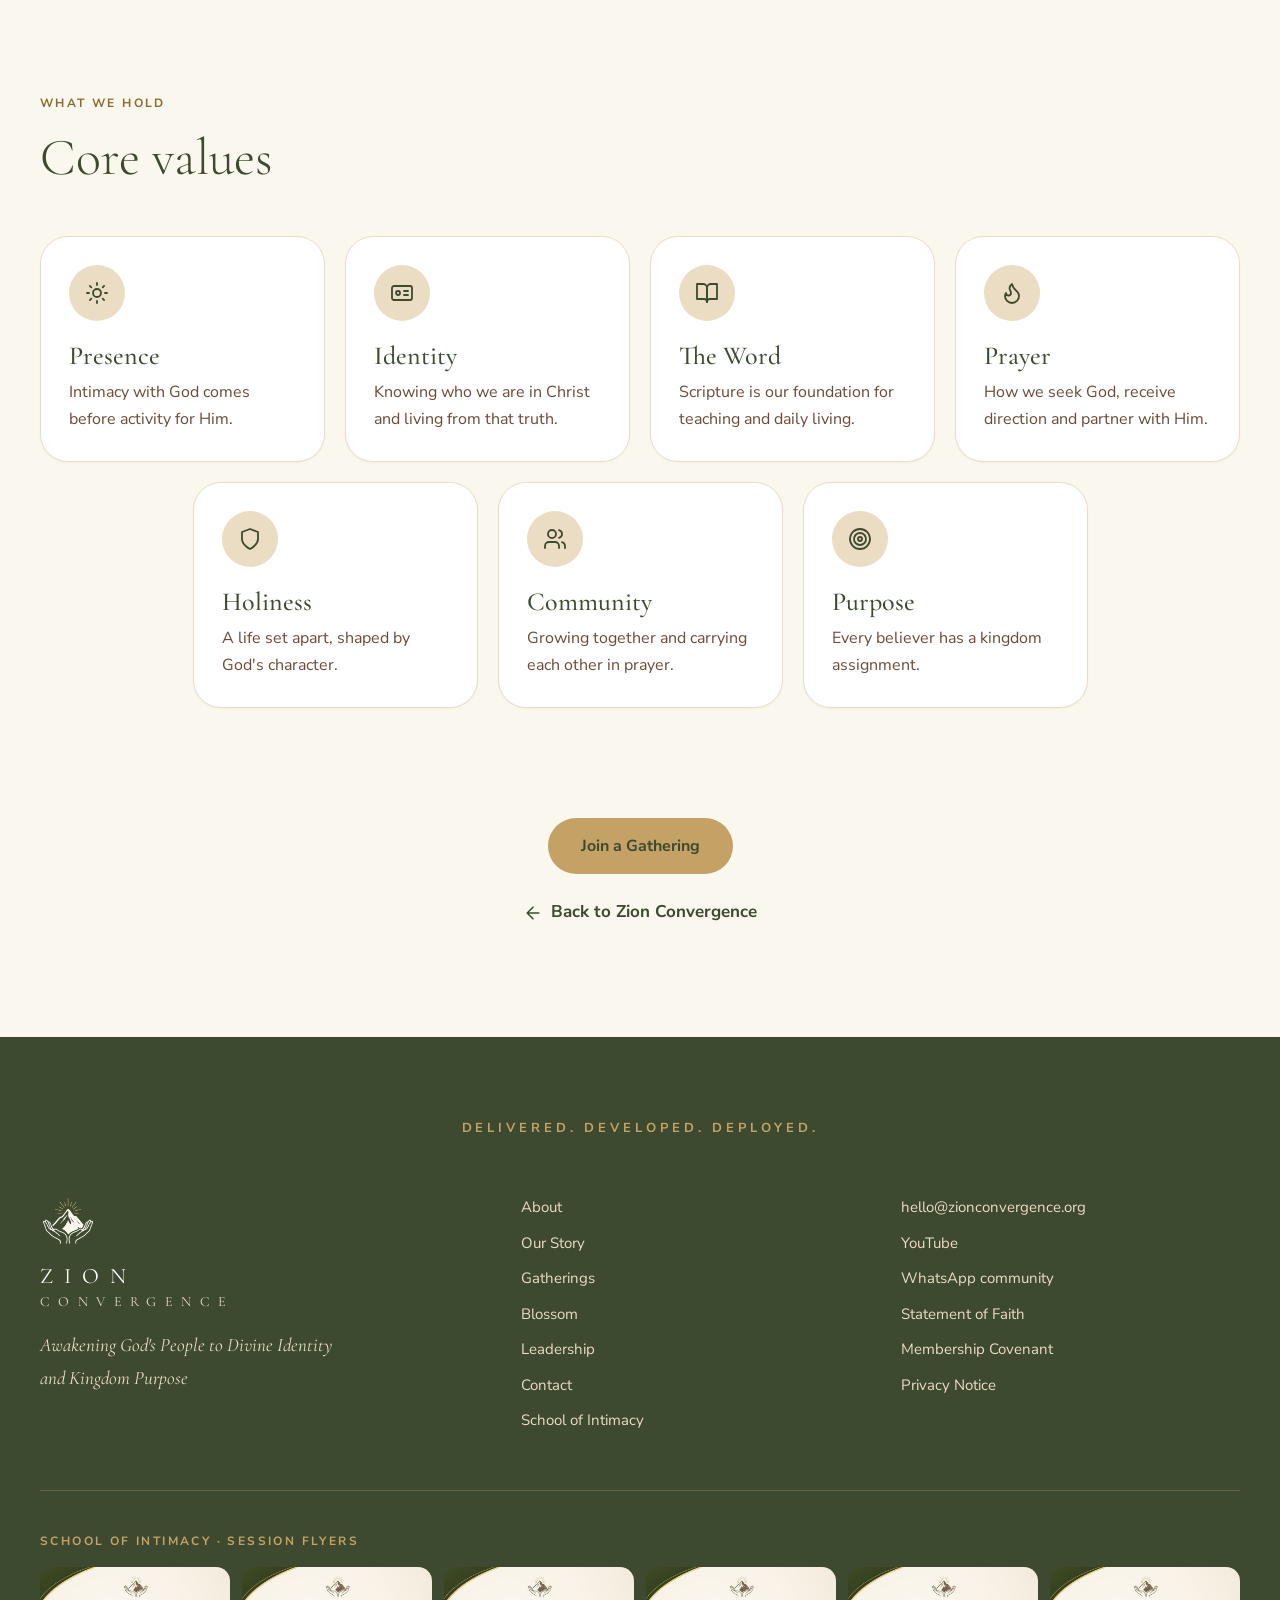
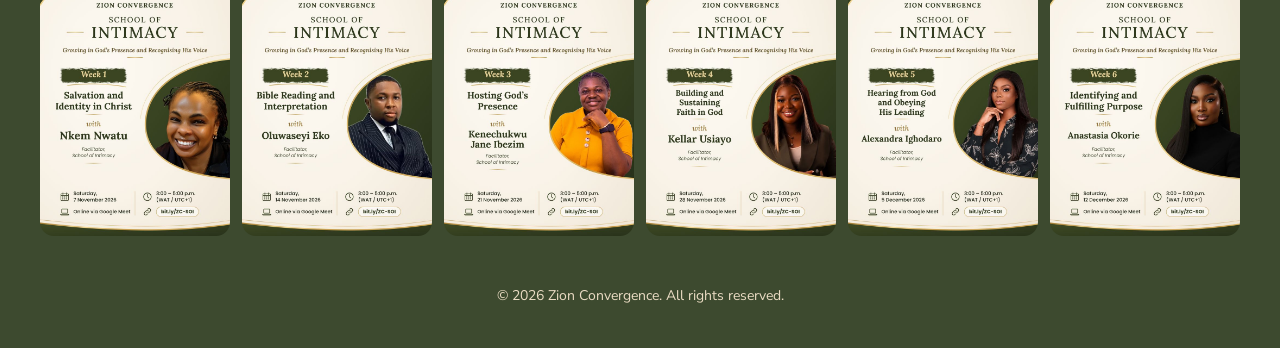
<file: our-story.html>
<!DOCTYPE html>
<html lang="en">
<head>
<meta charset="utf-8">
<meta name="viewport" content="width=device-width, initial-scale=1">
<title>Our Story | Zion Convergence</title>
<meta name="description" content="The meaning of our name, our vision and mission, our journey, the scriptures we stand on, our Acts 2 model and our core values.">
<meta property="og:title" content="Our Story | Zion Convergence">
<meta property="og:description" content="Awakening God's People to Divine Identity and Kingdom Purpose. Delivered. Developed. Deployed.">
<meta property="og:image" content="https://zionconvergence.org/img/group.jpg">
<link rel="icon" href="img/favicon.png">
<link rel="preconnect" href="https://fonts.googleapis.com">
<link rel="preconnect" href="https://fonts.gstatic.com" crossorigin>
<link href="https://fonts.googleapis.com/css2?family=Cormorant+Garamond:ital,wght@0,300;0,400;0,500;0,600;0,700;1,300;1,400&family=Nunito+Sans:ital,wght@0,400;0,700;1,400&display=swap" rel="stylesheet">
<link rel="stylesheet" href="style.css?v=2026112401">
<link rel="canonical" href="https://zionconvergence.org/our-story.html">
</head>
<body>
<header class="hdr"><nav aria-label="Main">
<a class="logo" href="/#top"><img src="img/mark-light.png" alt="" width="40" height="37"><span>ZION</span></a>
<button class="burger" aria-label="Open menu" aria-expanded="false" aria-controls="menu"><svg viewBox="0 0 24 24" fill="none" stroke="currentColor" stroke-width="1.8" stroke-linecap="round" stroke-linejoin="round" aria-hidden="true"><path d="M4 6h16M4 12h16M4 18h16"/></svg></button>
<div class="links" id="menu"><a href="/#about">About</a><a href="our-story.html">Our Story</a><a href="/#gatherings">Gatherings</a><a href="school-of-intimacy.html">School of Intimacy</a><a href="/#blossom">Blossom</a><a href="/#faq">FAQ</a><a href="/#leadership">Leadership</a><a href="/#contact">Contact</a><a class="btn btn-gold sm" href="/#gatherings">Join a Gathering</a></div>
</nav></header>
<a class="btn btn-gold sm fab" href="/#gatherings">Join a Gathering</a>
<main id="top">
<section class="soi-hero" style="padding-bottom:70px"><img class="badge" src="img/badge-light.png" alt="Zion Convergence logo" width="96" height="96"><p class="eyebrow" style="color:var(--gold)">Zion Convergence</p><h1>Our Story</h1><p class="lead">Who we are, why we exist and what we hold on to.</p><div class="founded-line"><span>Founded 10 October 2025</span><i>by Alexandra Ighodaro</i></div></section>
<section class="sec"><div class="wrap"><div class="head "><p class="eyebrow">Our name</p><h2 class="title">What our name means</h2></div>
<div class="two">
<div class="card pad rv"><div class="name-h"><span class="ic lg"><svg viewBox="0 0 24 24" fill="none" stroke="currentColor" stroke-width="1.8" stroke-linecap="round" stroke-linejoin="round" aria-hidden="true"><path d="m8 3 4 8 5-5 5 15H2L8 3z"/></svg></span><h3>ZION</h3></div><p class="prose">The mountain of God's presence, the city of the living God.</p><p class="cite" style="margin-top:24px">Hebrews 12:22</p></div>
<div class="card pad rv"><div class="name-h"><span class="ic lg"><svg viewBox="0 0 24 24" fill="none" stroke="currentColor" stroke-width="1.8" stroke-linecap="round" stroke-linejoin="round" aria-hidden="true"><path d="m8 6 4-4 4 4"/><path d="M12 2v10.3a4 4 0 0 1-1.17 2.83L4 22"/><path d="m20 22-5-5"/></svg></span><h3>CONVERGENCE</h3></div><p class="prose">A coming together: many people meeting at one place.</p><p class="cite" style="margin-top:24px">Our gathering in His presence</p></div>
</div>
<div class="banner rv"><p class="big">God's people coming together on His holy mountain, in His presence.</p><p class="tl"><b>Our tagline</b><i>Awakening God's People to Divine Identity and Kingdom Purpose</i></p></div>
</div></section>

<section class="sec-tight"><div class="wrap"><div class="head "><p class="eyebrow">Why we exist</p><h2 class="title">Vision and mission</h2></div>
<div class="two">
<div class="card pad rv"><span class="ic lg"><svg viewBox="0 0 24 24" fill="none" stroke="currentColor" stroke-width="1.8" stroke-linecap="round" stroke-linejoin="round" aria-hidden="true"><path d="M2 12s3-7 10-7 10 7 10 7-3 7-10 7-10-7-10-7Z"/><circle cx="12" cy="12" r="3"/></svg></span><h3 class="t">Vision</h3><p class="prose">A community of believers who have been delivered, developed and deployed: living in God's presence, secure in their divine identity and boldly advancing His kingdom.</p></div>
<div class="card pad rv"><span class="ic lg"><svg viewBox="0 0 24 24" fill="none" stroke="currentColor" stroke-width="1.8" stroke-linecap="round" stroke-linejoin="round" aria-hidden="true"><circle cx="12" cy="12" r="10"/><path d="m16.24 7.76-2.12 6.36-6.36 2.12 2.12-6.36 6.36-2.12z"/></svg></span><h3 class="t">Mission</h3><p class="prose">To lead God's people into intimacy with Him through His Word, prayer, deliverance and holiness, equipping them to walk in divine purpose and possess their spiritual inheritance.</p></div>
</div></div></section>

<section class="sec journey on-green" id="journey"><div class="wrap-md"><div class="head "><p class="eyebrow">Our journey</p><h2 class="title">Everything we do follows three phases of transformation.</h2></div>
<div class="steps">
<div class="step"><span class="ghost" aria-hidden="true">01</span><span class="num">1</span><h3>Delivered</h3><p class="ph">Phase 1 · Deliverance</p><p class="d">Set free from spiritual, emotional, mental and physical limitations through Christ.</p></div>
<div class="step"><span class="ghost" aria-hidden="true">02</span><span class="num">2</span><h3>Developed</h3><p class="ph">Phase 2 · Development</p><p class="d">Growing in holiness, character, the Word and intimacy with the Father.</p></div>
<div class="step"><span class="ghost" aria-hidden="true">03</span><span class="num">3</span><h3>Deployed</h3><p class="ph">Phase 3 · Deployment</p><p class="d">Stepping boldly into divine assignments and kingdom impact.</p></div>
</div></div></section>

<section class="sec"><div class="wrap"><div class="head "><p class="eyebrow">The Word</p><h2 class="title">Anchor scriptures</h2></div>
<div class="scr">
<div class="card quote rv"><span class="q" aria-hidden="true">“</span><blockquote><p>But you have come to Mount Zion and to the city of the living God, the heavenly Jerusalem, to an innumerable company of angels, to the general assembly and church of the firstborn who are registered in heaven, to God the Judge of all, to the spirits of just men made perfect, to Jesus the Mediator of the new covenant, and to the blood of sprinkling that speaks better things than that of Abel.</p><footer>Hebrews 12:22–24 (NKJV)</footer></blockquote></div>
<div class="card quote rv"><span class="q" aria-hidden="true">“</span><blockquote><p>But on Mount Zion there shall be deliverance, and there shall be holiness; the house of Jacob shall possess their possessions.</p><footer>Obadiah 1:17 (NKJV)</footer></blockquote></div>
</div>
<p class="scr-note"><strong>Hebrews 12</strong> tells us where we have come: into the presence of God. <strong>Obadiah 1:17</strong> tells us what happens there: deliverance, holiness and possessing our inheritance.</p>
</div></section>

<section class="sec soft"><div class="wrap"><div class="head "><p class="eyebrow">Our model</p><h2 class="title">Our model: the Acts 2 community</h2></div>
<div class="acts2">
<div class="acts-main"><p class="eyebrow" style="color:var(--gold)">Acts 2:42</p><p class="v">“And they continued steadfastly in the apostles' doctrine and fellowship, in the breaking of bread, and in prayers.”</p><p class="s">At Pentecost God poured out His Spirit on sons and daughters alike. The believers who followed lived as a devoted, praying, generous community. That is the community we want to be.</p></div>
<div class="acts-grid"><div class="card mini"><span class="ic"><svg viewBox="0 0 24 24" fill="none" stroke="currentColor" stroke-width="1.8" stroke-linecap="round" stroke-linejoin="round" aria-hidden="true"><path d="M12 3l1.9 5.8L20 11l-6.1 2.2L12 19l-1.9-5.8L4 11l6.1-2.2z"/></svg></span><div><b>The Spirit poured out <i>2:17–18</i></b><span>A prophetic community where sons and daughters hear God</span></div></div><div class="card mini"><span class="ic"><svg viewBox="0 0 24 24" fill="none" stroke="currentColor" stroke-width="1.8" stroke-linecap="round" stroke-linejoin="round" aria-hidden="true"><path d="M2 3h6a4 4 0 0 1 4 4v14a3 3 0 0 0-3-3H2z"/><path d="M22 3h-6a4 4 0 0 0-4 4v14a3 3 0 0 1 3-3h7z"/></svg></span><div><b>Devoted to teaching <i>2:42</i></b><span>School of Intimacy, Bible discussions</span></div></div><div class="card mini"><span class="ic"><svg viewBox="0 0 24 24" fill="none" stroke="currentColor" stroke-width="1.8" stroke-linecap="round" stroke-linejoin="round" aria-hidden="true"><path d="M8.5 14.5A2.5 2.5 0 0 0 11 12c0-1.38-.5-2-1-3-1.07-2.14-.22-4.05 2-6 .5 2.5 2 4.9 4 6.5 2 1.6 3 3.5 3 5.5a7 7 0 1 1-14 0c0-1.15.43-2.29 1-3a2.5 2.5 0 0 0 2.5 2.5z"/></svg></span><div><b>Devoted to prayer <i>2:42</i></b><span>Prayer meetings, Crossover Prayers</span></div></div><div class="card mini"><span class="ic"><svg viewBox="0 0 24 24" fill="none" stroke="currentColor" stroke-width="1.8" stroke-linecap="round" stroke-linejoin="round" aria-hidden="true"><path d="M16 21v-2a4 4 0 0 0-4-4H6a4 4 0 0 0-4 4v2"/><circle cx="9" cy="7" r="4"/><path d="M22 21v-2a4 4 0 0 0-3-3.87"/><path d="M16 3.13a4 4 0 0 1 0 7.75"/></svg></span><div><b>Fellowship <i>2:42, 44</i></b><span>Online gatherings, physical retreats</span></div></div><div class="card mini"><span class="ic"><svg viewBox="0 0 24 24" fill="none" stroke="currentColor" stroke-width="1.8" stroke-linecap="round" stroke-linejoin="round" aria-hidden="true"><path d="M3 11a4 4 0 0 1 4-4h10a4 4 0 0 1 1 7.87V19a1 1 0 0 1-1 1H6a1 1 0 0 1-1-1v-4.13A4 4 0 0 1 3 11Z"/></svg></span><div><b>Breaking bread <i>2:46</i></b><span>Shared meals at our physical gatherings and communion</span></div></div><div class="card mini"><span class="ic"><svg viewBox="0 0 24 24" fill="none" stroke="currentColor" stroke-width="1.8" stroke-linecap="round" stroke-linejoin="round" aria-hidden="true"><path d="M11 14h2a2 2 0 1 0 0-4h-3c-.6 0-1.1.2-1.4.6L3 16"/><path d="m7 20 1.6-1.4c.3-.4.8-.6 1.4-.6h4c1.1 0 2.1-.4 2.8-1.2l4.6-4.4a2 2 0 0 0-2.75-2.91l-4.2 3.9"/><path d="m2 15 6 6"/></svg></span><div><b>Caring for one another <i>2:44–45</i></b><span>Caring for one another in times of need</span></div></div><div class="card mini"><span class="ic"><svg viewBox="0 0 24 24" fill="none" stroke="currentColor" stroke-width="1.8" stroke-linecap="round" stroke-linejoin="round" aria-hidden="true"><path d="M9 18V5l12-2v13"/><circle cx="6" cy="18" r="3"/><circle cx="18" cy="16" r="3"/></svg></span><div><b>Worship and gladness <i>2:46–47</i></b><span>Worship at the heart of every gathering</span></div></div></div>
</div></div></section>

<section class="sec"><div class="wrap"><div class="head "><p class="eyebrow">What we hold</p><h2 class="title">Core values</h2></div><div class="vals"><div class="card val rv"><span class="ic"><svg viewBox="0 0 24 24" fill="none" stroke="currentColor" stroke-width="1.8" stroke-linecap="round" stroke-linejoin="round" aria-hidden="true"><circle cx="12" cy="12" r="4"/><path d="M12 2v2M12 20v2M4.9 4.9l1.4 1.4M17.7 17.7l1.4 1.4M2 12h2M20 12h2M4.9 19.1l1.4-1.4M17.7 6.3l1.4-1.4"/></svg></span><h3>Presence</h3><p>Intimacy with God comes before activity for Him.</p></div><div class="card val rv"><span class="ic"><svg viewBox="0 0 24 24" fill="none" stroke="currentColor" stroke-width="1.8" stroke-linecap="round" stroke-linejoin="round" aria-hidden="true"><rect x="2" y="5" width="20" height="14" rx="2"/><circle cx="8" cy="12" r="2"/><path d="M14 10h4M14 14h4"/></svg></span><h3>Identity</h3><p>Knowing who we are in Christ and living from that truth.</p></div><div class="card val rv"><span class="ic"><svg viewBox="0 0 24 24" fill="none" stroke="currentColor" stroke-width="1.8" stroke-linecap="round" stroke-linejoin="round" aria-hidden="true"><path d="M2 3h6a4 4 0 0 1 4 4v14a3 3 0 0 0-3-3H2z"/><path d="M22 3h-6a4 4 0 0 0-4 4v14a3 3 0 0 1 3-3h7z"/></svg></span><h3>The Word</h3><p>Scripture is our foundation for teaching and daily living.</p></div><div class="card val rv"><span class="ic"><svg viewBox="0 0 24 24" fill="none" stroke="currentColor" stroke-width="1.8" stroke-linecap="round" stroke-linejoin="round" aria-hidden="true"><path d="M8.5 14.5A2.5 2.5 0 0 0 11 12c0-1.38-.5-2-1-3-1.07-2.14-.22-4.05 2-6 .5 2.5 2 4.9 4 6.5 2 1.6 3 3.5 3 5.5a7 7 0 1 1-14 0c0-1.15.43-2.29 1-3a2.5 2.5 0 0 0 2.5 2.5z"/></svg></span><h3>Prayer</h3><p>How we seek God, receive direction and partner with Him.</p></div><div class="card val rv"><span class="ic"><svg viewBox="0 0 24 24" fill="none" stroke="currentColor" stroke-width="1.8" stroke-linecap="round" stroke-linejoin="round" aria-hidden="true"><path d="M12 22s8-4 8-10V5l-8-3-8 3v7c0 6 8 10 8 10z"/></svg></span><h3>Holiness</h3><p>A life set apart, shaped by God's character.</p></div><div class="card val rv"><span class="ic"><svg viewBox="0 0 24 24" fill="none" stroke="currentColor" stroke-width="1.8" stroke-linecap="round" stroke-linejoin="round" aria-hidden="true"><path d="M16 21v-2a4 4 0 0 0-4-4H6a4 4 0 0 0-4 4v2"/><circle cx="9" cy="7" r="4"/><path d="M22 21v-2a4 4 0 0 0-3-3.87"/><path d="M16 3.13a4 4 0 0 1 0 7.75"/></svg></span><h3>Community</h3><p>Growing together and carrying each other in prayer.</p></div><div class="card val rv"><span class="ic"><svg viewBox="0 0 24 24" fill="none" stroke="currentColor" stroke-width="1.8" stroke-linecap="round" stroke-linejoin="round" aria-hidden="true"><circle cx="12" cy="12" r="10"/><circle cx="12" cy="12" r="6"/><circle cx="12" cy="12" r="2"/></svg></span><h3>Purpose</h3><p>Every believer has a kingdom assignment.</p></div></div></div></section>

<section class="sec-tight"><div class="wrap-sm" style="text-align:center"><a class="btn btn-gold" href="/#gatherings">Join a Gathering</a><a class="back" href="/" style="display:flex;justify-content:center;margin-top:24px"><svg viewBox="0 0 24 24" fill="none" stroke="currentColor" stroke-width="1.8" stroke-linecap="round" stroke-linejoin="round" aria-hidden="true"><path d="M19 12H5M12 19l-7-7 7-7"/></svg>Back to Zion Convergence</a></div></section>
</main>
<footer class="ftr"><div class="wrap">
<p class="ddd">Delivered. Developed. Deployed.</p>
<div class="fcols">
<div class="fbrand"><img src="img/mark-light.png" alt="" width="56" height="52"><p class="word1">ZION</p><p class="word2">CONVERGENCE</p><p class="tl">Awakening God's People to Divine Identity and Kingdom Purpose</p></div>
<nav class="fnav" aria-label="Footer"><a href="/#about">About</a><a href="our-story.html">Our Story</a><a href="/#gatherings">Gatherings</a><a href="/#blossom">Blossom</a><a href="/#leadership">Leadership</a><a href="/#contact">Contact</a><a href="school-of-intimacy.html">School of Intimacy</a></nav>
<div class="fnav"><a href="mailto:hello@zionconvergence.org">hello@zionconvergence.org</a><a href="https://youtube.com/@ZionConvergence">YouTube</a><a href="https://bit.ly/ZC-WhatsApp">WhatsApp community</a><a href="https://bit.ly/ZC-Faith">Statement of Faith</a><a href="https://bit.ly/ZC-Covenant">Membership Covenant</a><a href="privacy.html">Privacy Notice</a></div>
</div>
<div class="flyers"><p class="eyebrow">School of Intimacy · Session flyers</p><div class="fstrip"><a href="school-of-intimacy.html#weeks"><img src="img/flyer-w1.jpg" alt="Week 1 flyer: Salvation and Identity in Christ, with Nkem Nwatu, 7 November 2026" loading="lazy" width="700" height="990"></a><a href="school-of-intimacy.html#weeks"><img src="img/flyer-w2.jpg" alt="Week 2 flyer: Bible Reading and Interpretation, with Oluwaseyi Eko, 14 November 2026" loading="lazy" width="700" height="990"></a><a href="school-of-intimacy.html#weeks"><img src="img/flyer-w3.jpg" alt="Week 3 flyer: Hosting God&#x27;s Presence, with Kenechukwu Jane Ibezim, 21 November 2026" loading="lazy" width="700" height="990"></a><a href="school-of-intimacy.html#weeks"><img src="img/flyer-w4.jpg" alt="Week 4 flyer: Building and Sustaining Faith in God, with Kellar Usiayo, 28 November 2026" loading="lazy" width="700" height="990"></a><a href="school-of-intimacy.html#weeks"><img src="img/flyer-w5.jpg" alt="Week 5 flyer: Hearing from God and Obeying His Leading, with Alexandra Ighodaro, 5 December 2026" loading="lazy" width="700" height="990"></a><a href="school-of-intimacy.html#weeks"><img src="img/flyer-w6.jpg" alt="Week 6 flyer: Identifying and Fulfilling Purpose, with Anastasia Okorie, 12 December 2026" loading="lazy" width="700" height="990"></a></div></div>
<p class="copy">© <span id="yr">2026</span> Zion Convergence. All rights reserved.</p>
</div></footer>
<div class="lb" role="dialog" aria-modal="true" aria-label="Photo viewer"><button class="x" aria-label="Close"><svg viewBox="0 0 24 24" fill="none" stroke="currentColor" stroke-width="1.8" stroke-linecap="round" stroke-linejoin="round" aria-hidden="true"><path d="M18 6 6 18M6 6l12 12"/></svg></button><button class="pv" aria-label="Previous photo"><svg viewBox="0 0 24 24" fill="none" stroke="currentColor" stroke-width="1.8" stroke-linecap="round" stroke-linejoin="round" aria-hidden="true"><path d="m15 18-6-6 6-6"/></svg></button><img alt=""><button class="nx" aria-label="Next photo"><svg viewBox="0 0 24 24" fill="none" stroke="currentColor" stroke-width="1.8" stroke-linecap="round" stroke-linejoin="round" aria-hidden="true"><path d="m9 18 6-6-6-6"/></svg></button></div>
<script src="script.js?v=2026112401"></script>
</body></html>
</file>
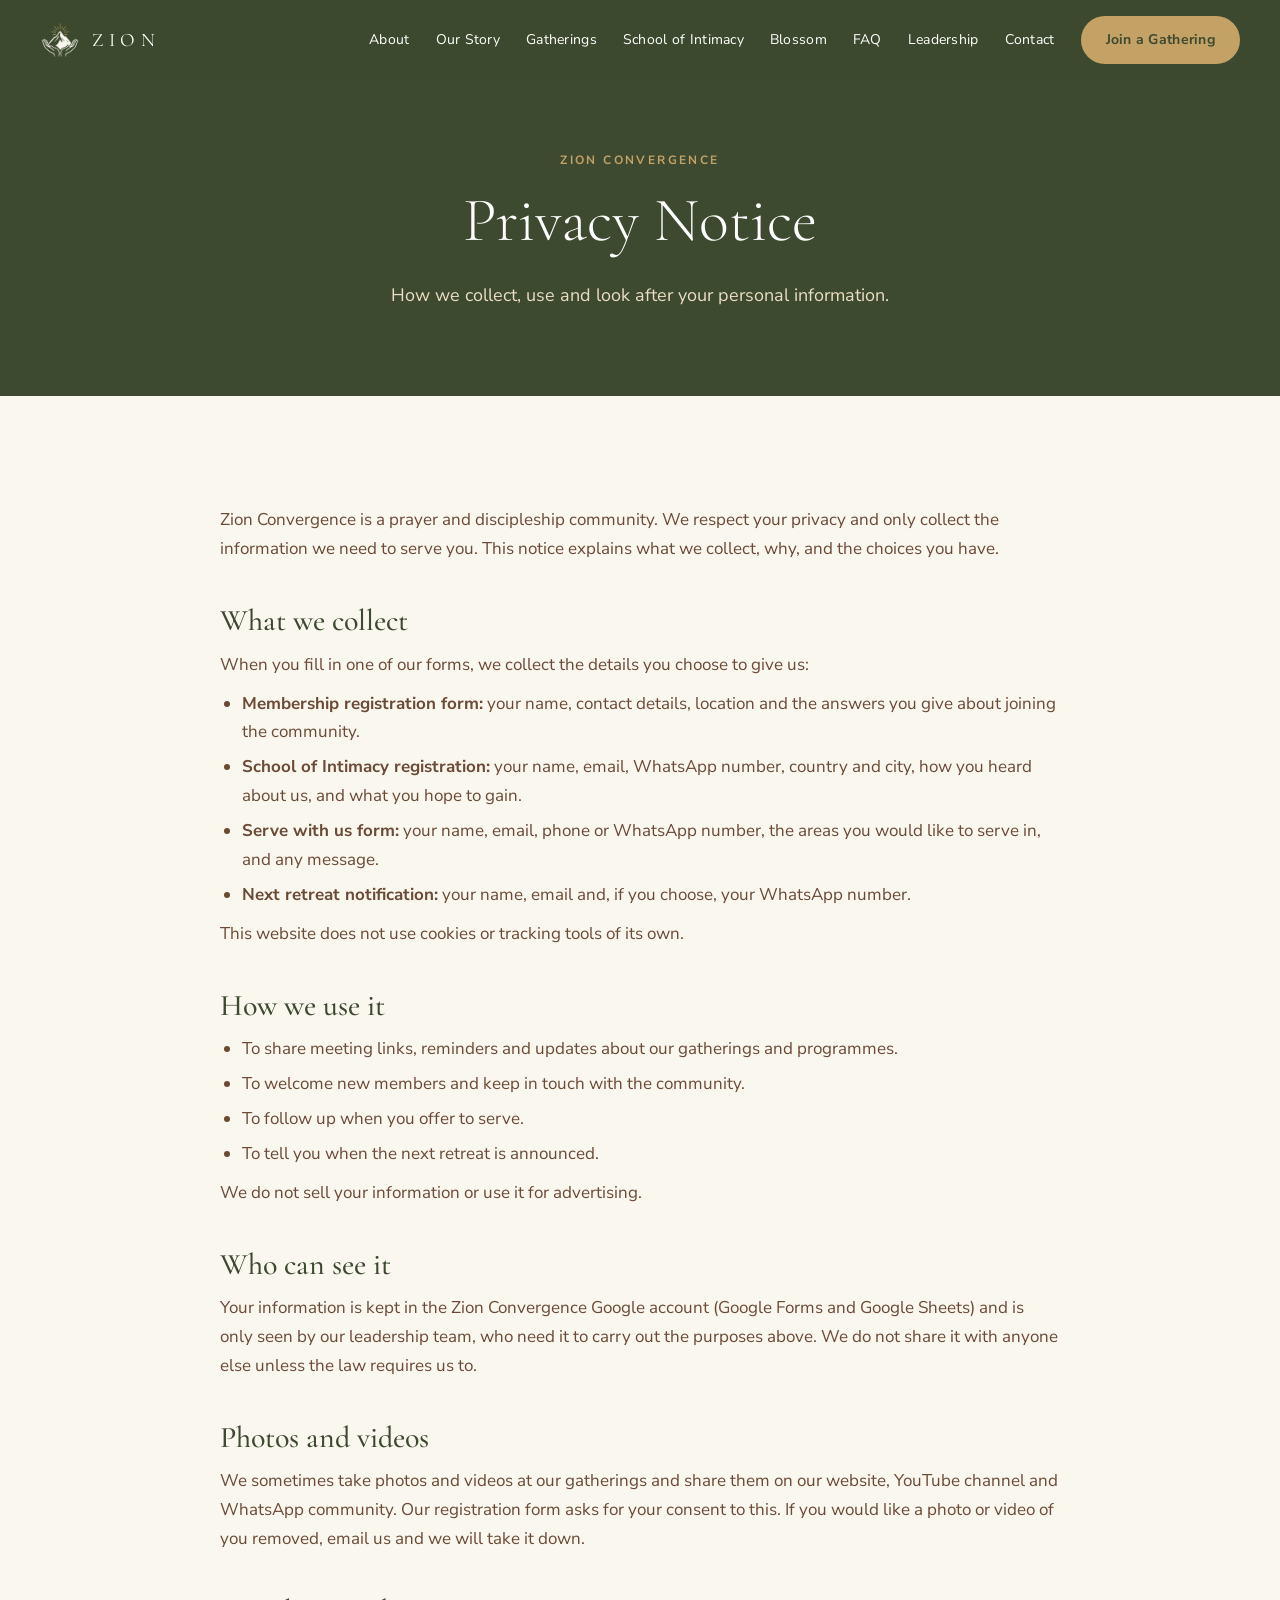
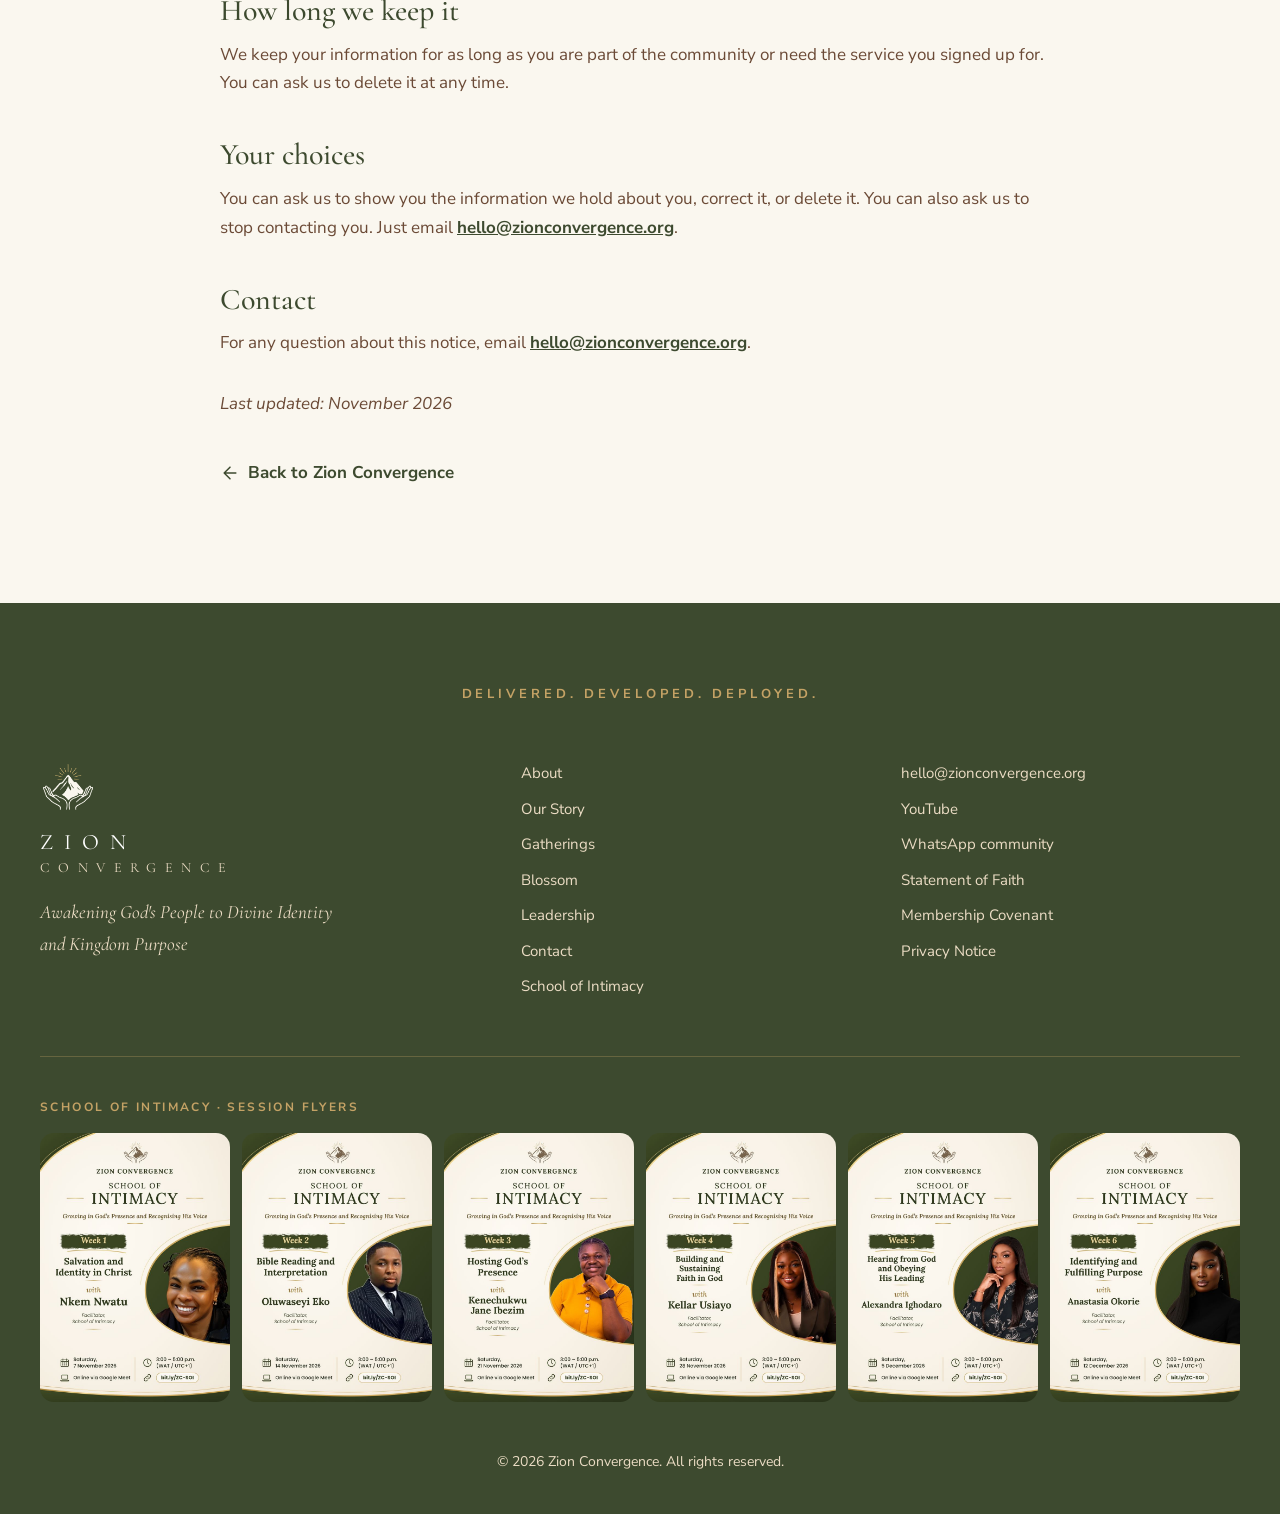
<file: privacy.html>
<!DOCTYPE html>
<html lang="en">
<head>
<meta charset="utf-8">
<meta name="viewport" content="width=device-width, initial-scale=1">
<title>Privacy Notice | Zion Convergence</title>
<meta name="description" content="How Zion Convergence collects and uses personal information.">
<meta property="og:title" content="Privacy Notice | Zion Convergence">
<meta property="og:description" content="Awakening God's People to Divine Identity and Kingdom Purpose. Delivered. Developed. Deployed.">
<meta property="og:image" content="https://zionconvergence.org/img/group.jpg">
<link rel="icon" href="img/favicon.png">
<link rel="preconnect" href="https://fonts.googleapis.com">
<link rel="preconnect" href="https://fonts.gstatic.com" crossorigin>
<link href="https://fonts.googleapis.com/css2?family=Cormorant+Garamond:ital,wght@0,300;0,400;0,500;0,600;0,700;1,300;1,400&family=Nunito+Sans:ital,wght@0,400;0,700;1,400&display=swap" rel="stylesheet">
<link rel="stylesheet" href="style.css?v=2026112401">
<link rel="canonical" href="https://zionconvergence.org/privacy.html">
</head>
<body>
<header class="hdr"><nav aria-label="Main">
<a class="logo" href="/#top"><img src="img/mark-light.png" alt="" width="40" height="37"><span>ZION</span></a>
<button class="burger" aria-label="Open menu" aria-expanded="false" aria-controls="menu"><svg viewBox="0 0 24 24" fill="none" stroke="currentColor" stroke-width="1.8" stroke-linecap="round" stroke-linejoin="round" aria-hidden="true"><path d="M4 6h16M4 12h16M4 18h16"/></svg></button>
<div class="links" id="menu"><a href="/#about">About</a><a href="our-story.html">Our Story</a><a href="/#gatherings">Gatherings</a><a href="school-of-intimacy.html">School of Intimacy</a><a href="/#blossom">Blossom</a><a href="/#faq">FAQ</a><a href="/#leadership">Leadership</a><a href="/#contact">Contact</a><a class="btn btn-gold sm" href="/#gatherings">Join a Gathering</a></div>
</nav></header>
<a class="btn btn-gold sm fab" href="/#gatherings">Join a Gathering</a>
<main id="top">
<section class="soi-hero" style="padding-bottom:70px"><p class="eyebrow" style="color:var(--gold)">Zion Convergence</p><h1>Privacy Notice</h1><p class="lead">How we collect, use and look after your personal information.</p></section>
<section class="sec legal"><div class="wrap-sm">
<p>Zion Convergence is a prayer and discipleship community. We respect your privacy and only collect the information we need to serve you. This notice explains what we collect, why, and the choices you have.</p>
<h2>What we collect</h2>
<p>When you fill in one of our forms, we collect the details you choose to give us:</p>
<ul>
<li><strong>Membership registration form:</strong> your name, contact details, location and the answers you give about joining the community.</li>
<li><strong>School of Intimacy registration:</strong> your name, email, WhatsApp number, country and city, how you heard about us, and what you hope to gain.</li>
<li><strong>Serve with us form:</strong> your name, email, phone or WhatsApp number, the areas you would like to serve in, and any message.</li>
<li><strong>Next retreat notification:</strong> your name, email and, if you choose, your WhatsApp number.</li>
</ul>
<p>This website does not use cookies or tracking tools of its own.</p>
<h2>How we use it</h2>
<ul>
<li>To share meeting links, reminders and updates about our gatherings and programmes.</li>
<li>To welcome new members and keep in touch with the community.</li>
<li>To follow up when you offer to serve.</li>
<li>To tell you when the next retreat is announced.</li>
</ul>
<p>We do not sell your information or use it for advertising.</p>
<h2>Who can see it</h2>
<p>Your information is kept in the Zion Convergence Google account (Google Forms and Google Sheets) and is only seen by our leadership team, who need it to carry out the purposes above. We do not share it with anyone else unless the law requires us to.</p>
<h2>Photos and videos</h2>
<p>We sometimes take photos and videos at our gatherings and share them on our website, YouTube channel and WhatsApp community. Our registration form asks for your consent to this. If you would like a photo or video of you removed, email us and we will take it down.</p>
<h2>How long we keep it</h2>
<p>We keep your information for as long as you are part of the community or need the service you signed up for. You can ask us to delete it at any time.</p>
<h2>Your choices</h2>
<p>You can ask us to show you the information we hold about you, correct it, or delete it. You can also ask us to stop contacting you. Just email <a href="mailto:hello@zionconvergence.org">hello@zionconvergence.org</a>.</p>
<h2>Contact</h2>
<p>For any question about this notice, email <a href="mailto:hello@zionconvergence.org">hello@zionconvergence.org</a>.</p>
<p class="cite" style="margin-top:32px">Last updated: November 2026</p>
<a class="back" href="/"><svg viewBox="0 0 24 24" fill="none" stroke="currentColor" stroke-width="1.8" stroke-linecap="round" stroke-linejoin="round" aria-hidden="true"><path d="M19 12H5M12 19l-7-7 7-7"/></svg>Back to Zion Convergence</a>
</div></section>
</main>
<footer class="ftr"><div class="wrap">
<p class="ddd">Delivered. Developed. Deployed.</p>
<div class="fcols">
<div class="fbrand"><img src="img/mark-light.png" alt="" width="56" height="52"><p class="word1">ZION</p><p class="word2">CONVERGENCE</p><p class="tl">Awakening God's People to Divine Identity and Kingdom Purpose</p></div>
<nav class="fnav" aria-label="Footer"><a href="/#about">About</a><a href="our-story.html">Our Story</a><a href="/#gatherings">Gatherings</a><a href="/#blossom">Blossom</a><a href="/#leadership">Leadership</a><a href="/#contact">Contact</a><a href="school-of-intimacy.html">School of Intimacy</a></nav>
<div class="fnav"><a href="mailto:hello@zionconvergence.org">hello@zionconvergence.org</a><a href="https://youtube.com/@ZionConvergence">YouTube</a><a href="https://bit.ly/ZC-WhatsApp">WhatsApp community</a><a href="https://bit.ly/ZC-Faith">Statement of Faith</a><a href="https://bit.ly/ZC-Covenant">Membership Covenant</a><a href="privacy.html">Privacy Notice</a></div>
</div>
<div class="flyers"><p class="eyebrow">School of Intimacy · Session flyers</p><div class="fstrip"><a href="school-of-intimacy.html#weeks"><img src="img/flyer-w1.jpg" alt="Week 1 flyer: Salvation and Identity in Christ, with Nkem Nwatu, 7 November 2026" loading="lazy" width="700" height="990"></a><a href="school-of-intimacy.html#weeks"><img src="img/flyer-w2.jpg" alt="Week 2 flyer: Bible Reading and Interpretation, with Oluwaseyi Eko, 14 November 2026" loading="lazy" width="700" height="990"></a><a href="school-of-intimacy.html#weeks"><img src="img/flyer-w3.jpg" alt="Week 3 flyer: Hosting God&#x27;s Presence, with Kenechukwu Jane Ibezim, 21 November 2026" loading="lazy" width="700" height="990"></a><a href="school-of-intimacy.html#weeks"><img src="img/flyer-w4.jpg" alt="Week 4 flyer: Building and Sustaining Faith in God, with Kellar Usiayo, 28 November 2026" loading="lazy" width="700" height="990"></a><a href="school-of-intimacy.html#weeks"><img src="img/flyer-w5.jpg" alt="Week 5 flyer: Hearing from God and Obeying His Leading, with Alexandra Ighodaro, 5 December 2026" loading="lazy" width="700" height="990"></a><a href="school-of-intimacy.html#weeks"><img src="img/flyer-w6.jpg" alt="Week 6 flyer: Identifying and Fulfilling Purpose, with Anastasia Okorie, 12 December 2026" loading="lazy" width="700" height="990"></a></div></div>
<p class="copy">© <span id="yr">2026</span> Zion Convergence. All rights reserved.</p>
</div></footer>
<div class="lb" role="dialog" aria-modal="true" aria-label="Photo viewer"><button class="x" aria-label="Close"><svg viewBox="0 0 24 24" fill="none" stroke="currentColor" stroke-width="1.8" stroke-linecap="round" stroke-linejoin="round" aria-hidden="true"><path d="M18 6 6 18M6 6l12 12"/></svg></button><button class="pv" aria-label="Previous photo"><svg viewBox="0 0 24 24" fill="none" stroke="currentColor" stroke-width="1.8" stroke-linecap="round" stroke-linejoin="round" aria-hidden="true"><path d="m15 18-6-6 6-6"/></svg></button><img alt=""><button class="nx" aria-label="Next photo"><svg viewBox="0 0 24 24" fill="none" stroke="currentColor" stroke-width="1.8" stroke-linecap="round" stroke-linejoin="round" aria-hidden="true"><path d="m9 18 6-6-6-6"/></svg></button></div>
<script src="script.js?v=2026112401"></script>
</body></html>
</file>
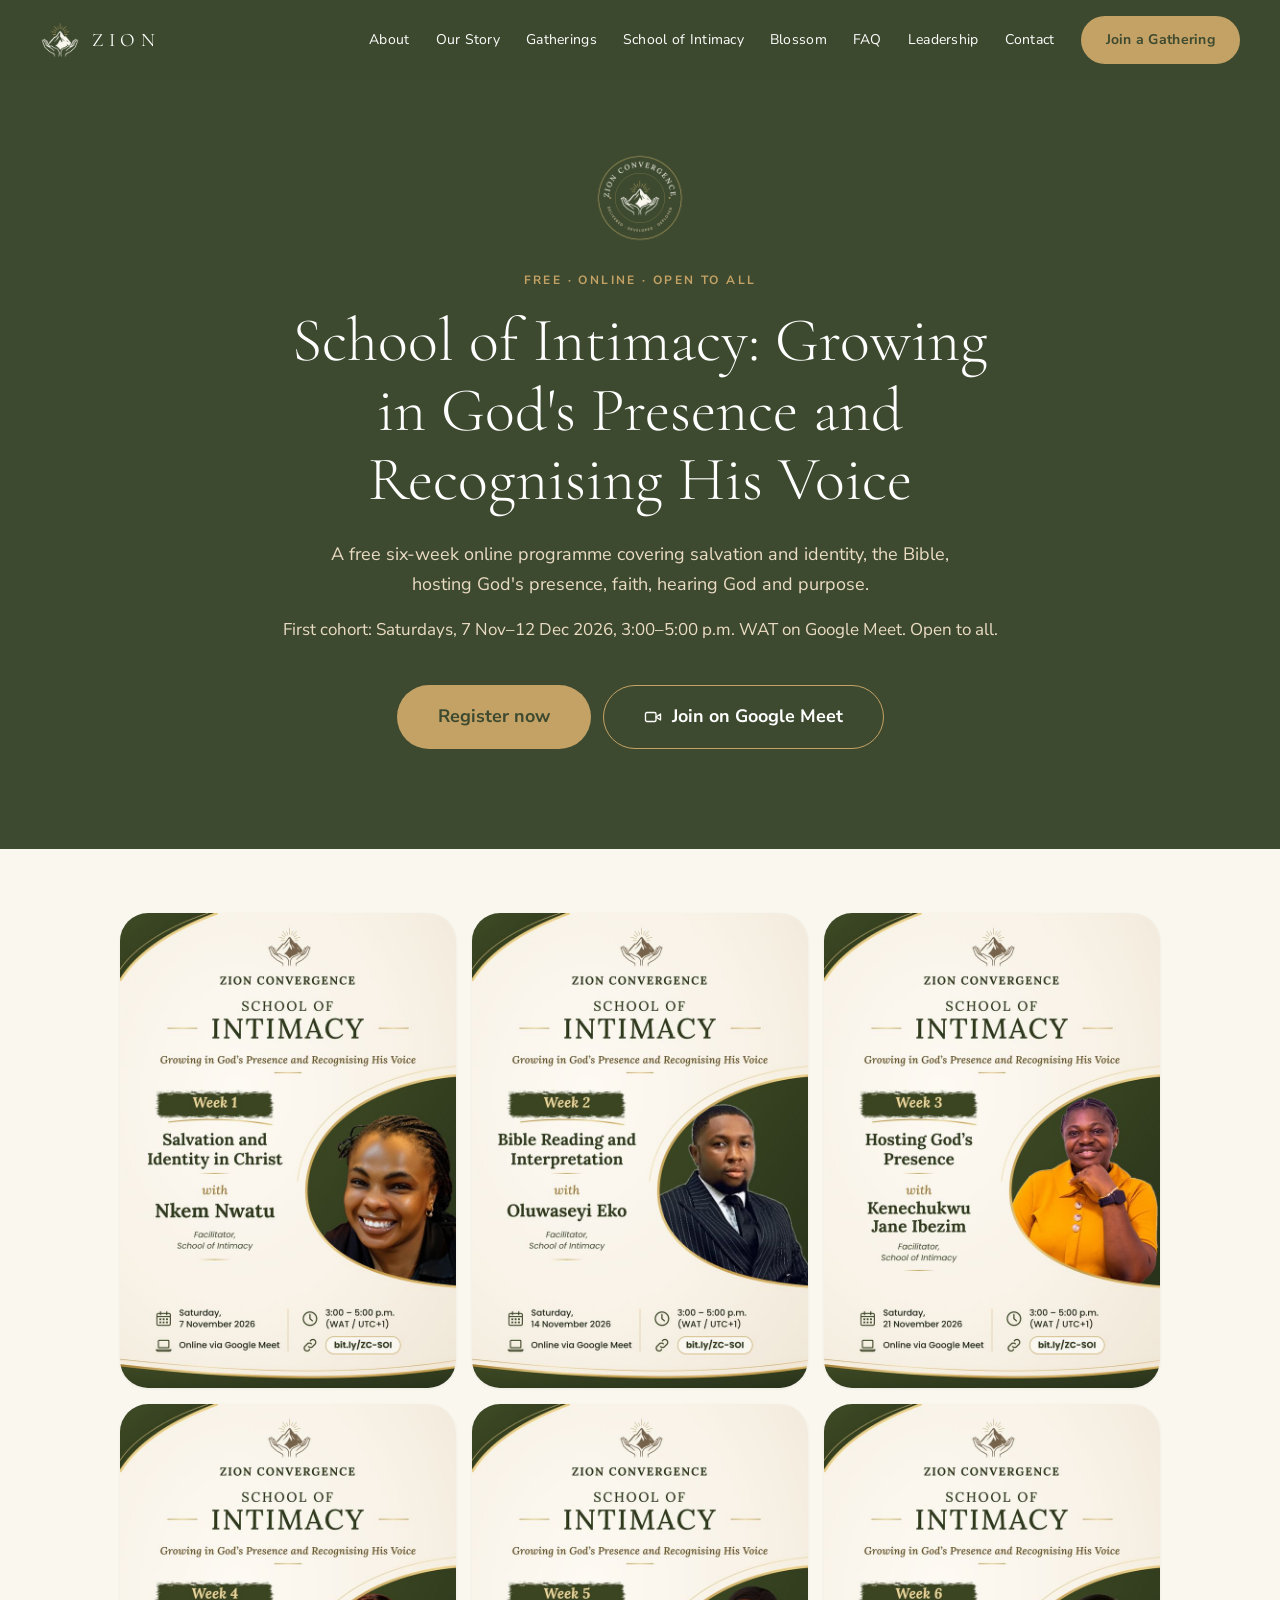
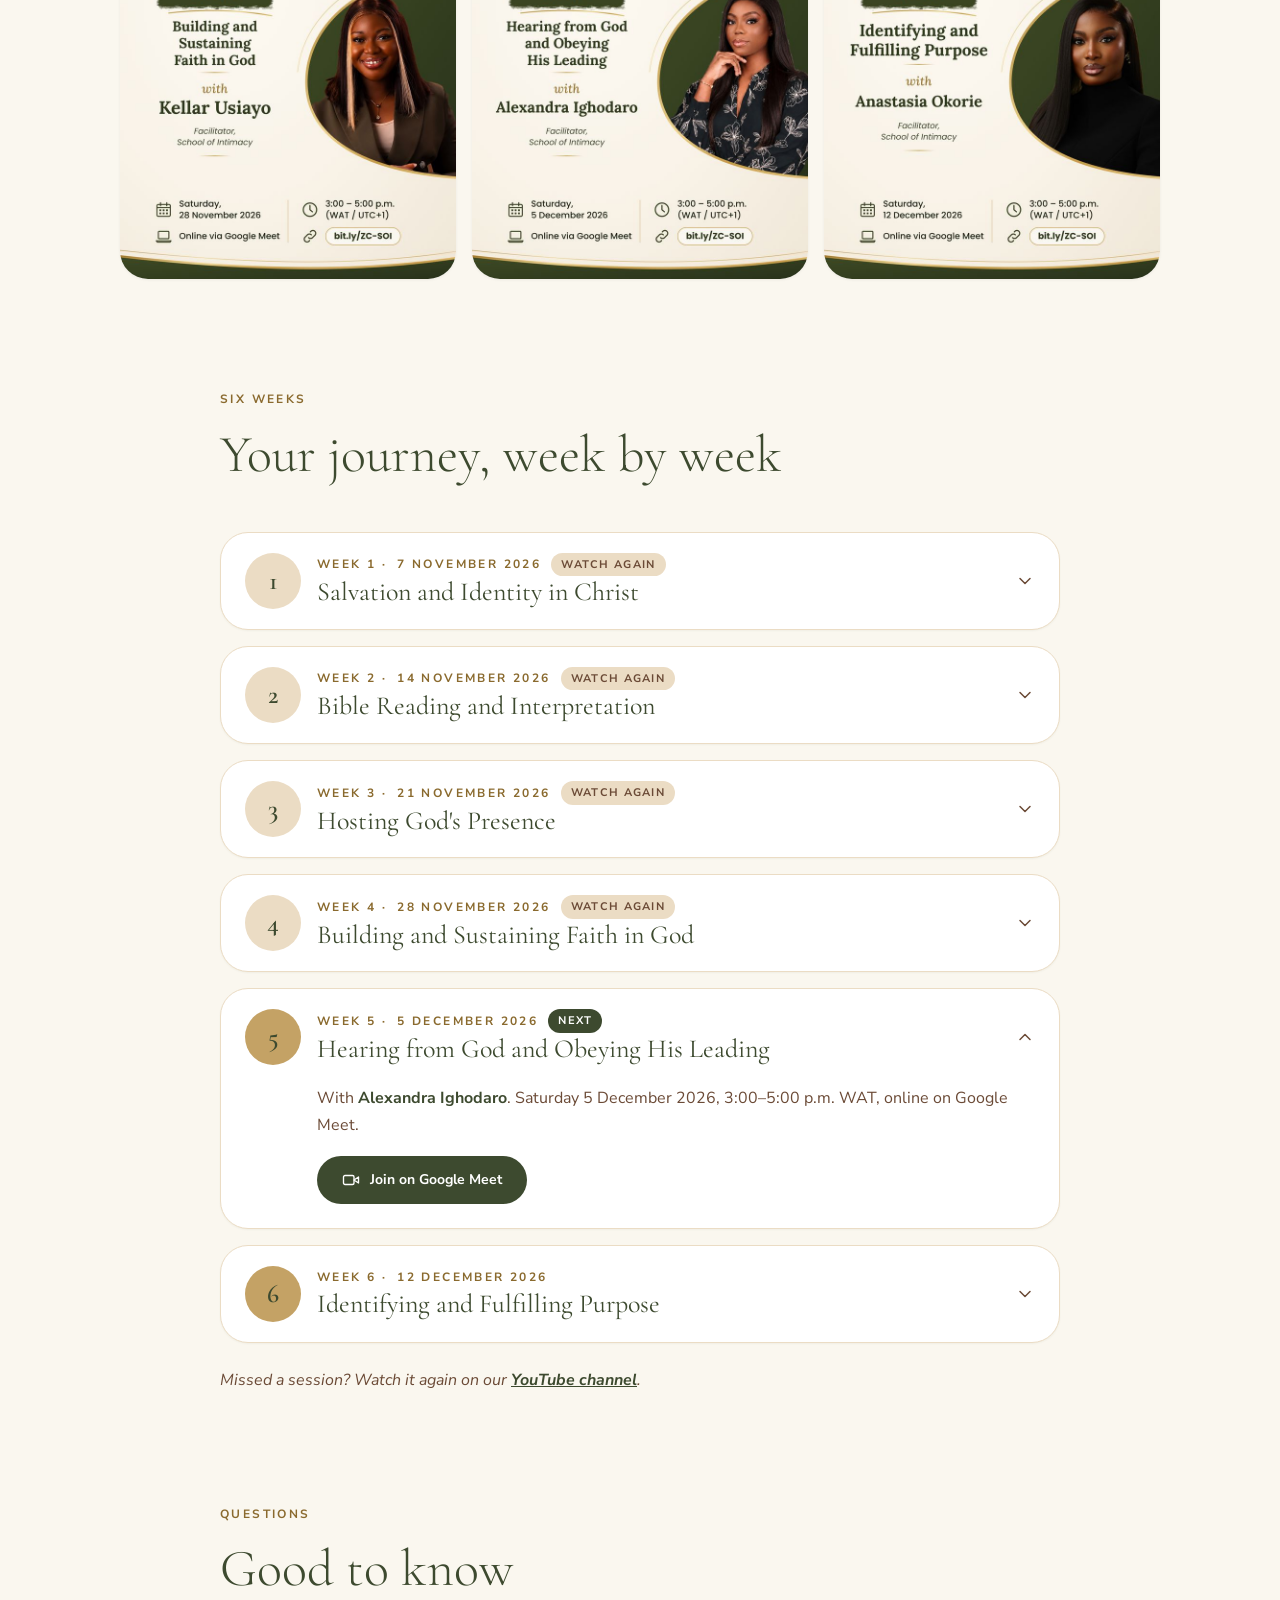
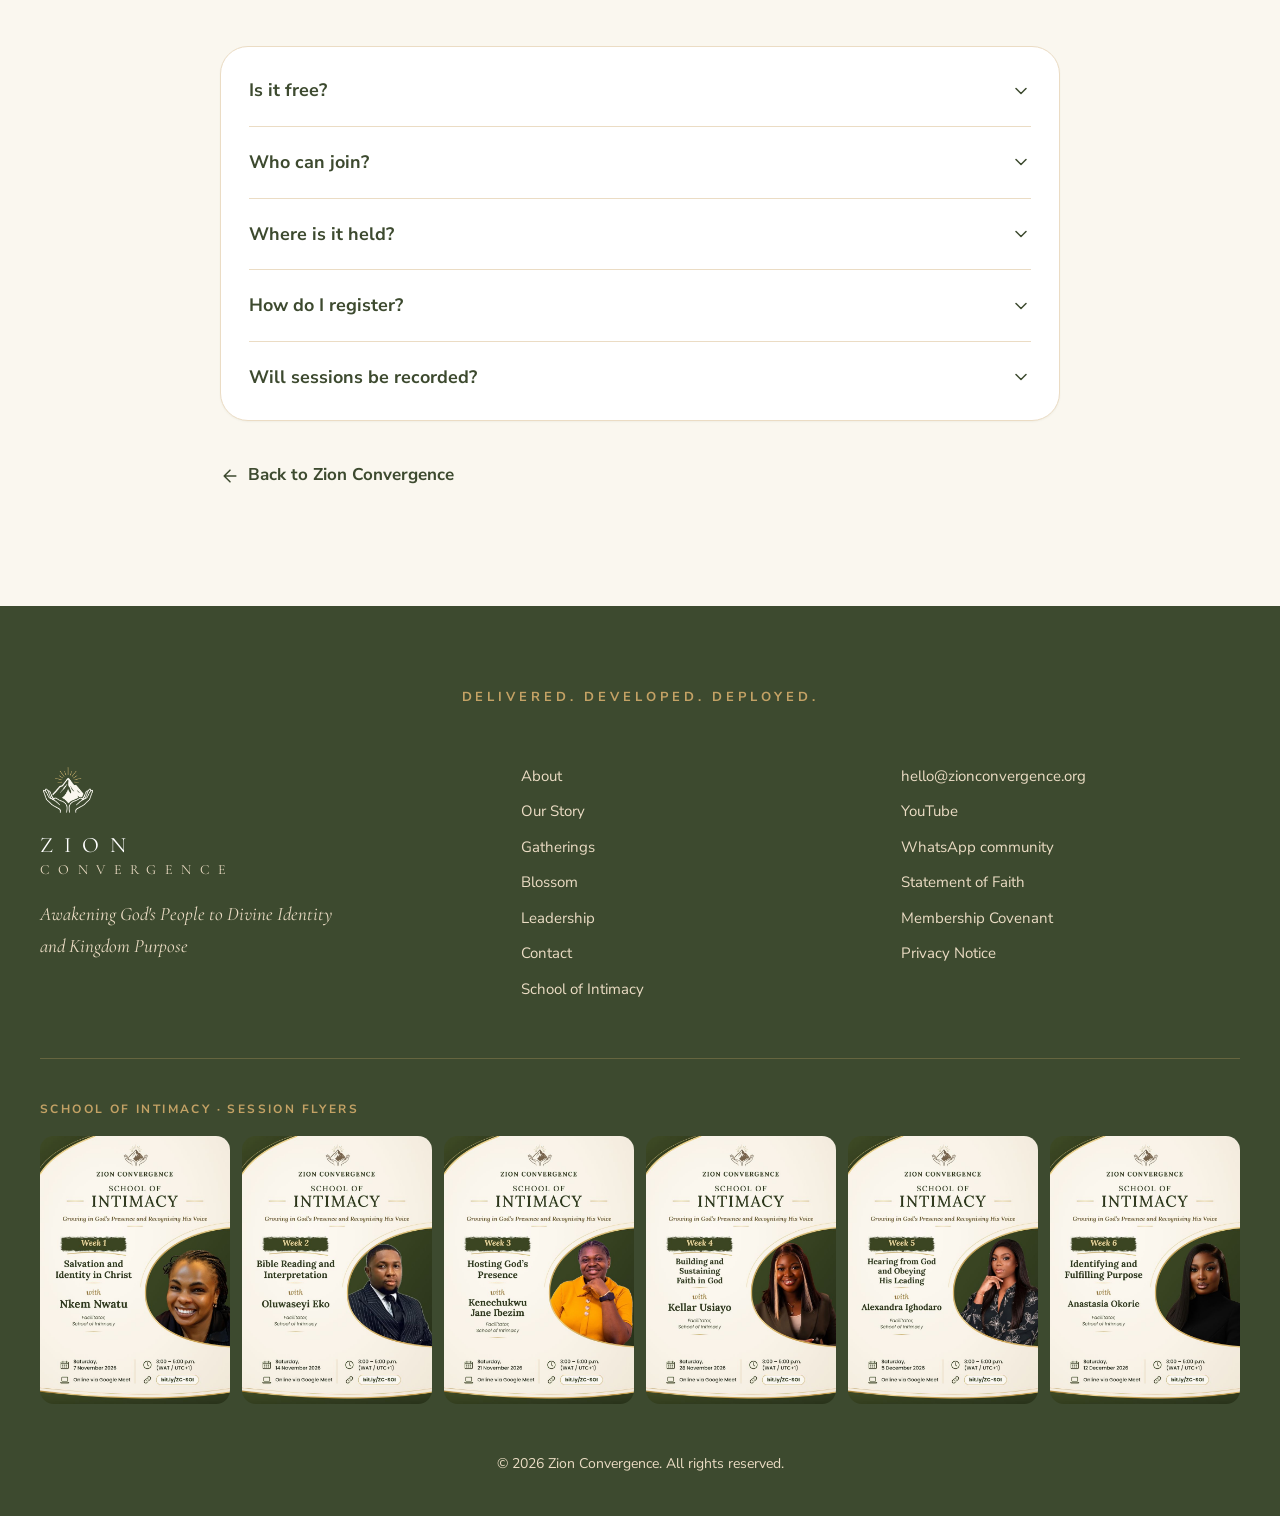
<file: school-of-intimacy.html>
<!DOCTYPE html>

<html lang="en">
<head>
<meta charset="utf-8"/>
<meta content="width=device-width, initial-scale=1" name="viewport"/>
<title>School of Intimacy | Zion Convergence</title>
<meta content="School of Intimacy: a free six-week online programme by Zion Convergence on growing in God's presence and recognising His voice." name="description"/>
<meta content="School of Intimacy | Zion Convergence" property="og:title"/>
<meta content="Awakening God's People to Divine Identity and Kingdom Purpose. Delivered. Developed. Deployed." property="og:description"/>
<meta content="https://zionconvergence.org/img/group.jpg" property="og:image"/>
<link href="img/favicon.png" rel="icon"/>
<link href="https://fonts.googleapis.com" rel="preconnect"/>
<link crossorigin="" href="https://fonts.gstatic.com" rel="preconnect"/>
<link href="https://fonts.googleapis.com/css2?family=Cormorant+Garamond:ital,wght@0,300;0,400;0,500;0,600;0,700;1,300;1,400&amp;family=Nunito+Sans:ital,wght@0,400;0,700;1,400&amp;display=swap" rel="stylesheet"/>
<link href="style.css?v=2026112401" rel="stylesheet"/>
<link href="https://zionconvergence.org/school-of-intimacy.html" rel="canonical"/>
<script type="application/ld+json">{"@context": "https://schema.org", "@type": "EventSeries", "name": "School of Intimacy", "description": "A free six-week online programme by Zion Convergence on growing in God's presence and recognising His voice.", "startDate": "2026-11-07", "endDate": "2026-12-12", "eventAttendanceMode": "https://schema.org/OnlineEventAttendanceMode", "location": {"@type": "VirtualLocation", "url": "https://zionconvergence.org/school-of-intimacy.html"}, "organizer": {"@type": "Organization", "name": "Zion Convergence", "url": "https://zionconvergence.org/"}, "subEvent": [{"@type": "Event", "name": "School of Intimacy, Week 1: Salvation and Identity in Christ", "startDate": "2026-11-07T15:00:00+01:00", "endDate": "2026-11-07T17:00:00+01:00", "eventAttendanceMode": "https://schema.org/OnlineEventAttendanceMode", "eventStatus": "https://schema.org/EventScheduled", "location": {"@type": "VirtualLocation", "url": "https://zionconvergence.org/school-of-intimacy.html"}, "isAccessibleForFree": true, "offers": {"@type": "Offer", "price": "0", "priceCurrency": "NGN", "availability": "https://schema.org/InStock", "url": "https://bit.ly/ZC-SOI-Register"}, "organizer": {"@type": "Organization", "name": "Zion Convergence", "url": "https://zionconvergence.org/"}, "image": "https://zionconvergence.org/img/flyer-w1.jpg"}, {"@type": "Event", "name": "School of Intimacy, Week 2: Bible Reading and Interpretation", "startDate": "2026-11-14T15:00:00+01:00", "endDate": "2026-11-14T17:00:00+01:00", "eventAttendanceMode": "https://schema.org/OnlineEventAttendanceMode", "eventStatus": "https://schema.org/EventScheduled", "location": {"@type": "VirtualLocation", "url": "https://zionconvergence.org/school-of-intimacy.html"}, "isAccessibleForFree": true, "offers": {"@type": "Offer", "price": "0", "priceCurrency": "NGN", "availability": "https://schema.org/InStock", "url": "https://bit.ly/ZC-SOI-Register"}, "organizer": {"@type": "Organization", "name": "Zion Convergence", "url": "https://zionconvergence.org/"}, "image": "https://zionconvergence.org/img/flyer-w2.jpg"}, {"@type": "Event", "name": "School of Intimacy, Week 3: Hosting God's Presence", "startDate": "2026-11-21T15:00:00+01:00", "endDate": "2026-11-21T17:00:00+01:00", "eventAttendanceMode": "https://schema.org/OnlineEventAttendanceMode", "eventStatus": "https://schema.org/EventScheduled", "location": {"@type": "VirtualLocation", "url": "https://zionconvergence.org/school-of-intimacy.html"}, "isAccessibleForFree": true, "offers": {"@type": "Offer", "price": "0", "priceCurrency": "NGN", "availability": "https://schema.org/InStock", "url": "https://bit.ly/ZC-SOI-Register"}, "organizer": {"@type": "Organization", "name": "Zion Convergence", "url": "https://zionconvergence.org/"}, "image": "https://zionconvergence.org/img/flyer-w3.jpg"}, {"@type": "Event", "name": "School of Intimacy, Week 4: Building and Sustaining Faith in God", "startDate": "2026-11-28T15:00:00+01:00", "endDate": "2026-11-28T17:00:00+01:00", "eventAttendanceMode": "https://schema.org/OnlineEventAttendanceMode", "eventStatus": "https://schema.org/EventScheduled", "location": {"@type": "VirtualLocation", "url": "https://zionconvergence.org/school-of-intimacy.html"}, "isAccessibleForFree": true, "offers": {"@type": "Offer", "price": "0", "priceCurrency": "NGN", "availability": "https://schema.org/InStock", "url": "https://bit.ly/ZC-SOI-Register"}, "organizer": {"@type": "Organization", "name": "Zion Convergence", "url": "https://zionconvergence.org/"}, "image": "https://zionconvergence.org/img/flyer-w4.jpg"}, {"@type": "Event", "name": "School of Intimacy, Week 5: Hearing from God and Obeying His Leading", "startDate": "2026-12-05T15:00:00+01:00", "endDate": "2026-12-05T17:00:00+01:00", "eventAttendanceMode": "https://schema.org/OnlineEventAttendanceMode", "eventStatus": "https://schema.org/EventScheduled", "location": {"@type": "VirtualLocation", "url": "https://zionconvergence.org/school-of-intimacy.html"}, "isAccessibleForFree": true, "offers": {"@type": "Offer", "price": "0", "priceCurrency": "NGN", "availability": "https://schema.org/InStock", "url": "https://bit.ly/ZC-SOI-Register"}, "organizer": {"@type": "Organization", "name": "Zion Convergence", "url": "https://zionconvergence.org/"}, "image": "https://zionconvergence.org/img/flyer-w5.jpg"}, {"@type": "Event", "name": "School of Intimacy, Week 6: Identifying and Fulfilling Purpose", "startDate": "2026-12-12T15:00:00+01:00", "endDate": "2026-12-12T17:00:00+01:00", "eventAttendanceMode": "https://schema.org/OnlineEventAttendanceMode", "eventStatus": "https://schema.org/EventScheduled", "location": {"@type": "VirtualLocation", "url": "https://zionconvergence.org/school-of-intimacy.html"}, "isAccessibleForFree": true, "offers": {"@type": "Offer", "price": "0", "priceCurrency": "NGN", "availability": "https://schema.org/InStock", "url": "https://bit.ly/ZC-SOI-Register"}, "organizer": {"@type": "Organization", "name": "Zion Convergence", "url": "https://zionconvergence.org/"}, "image": "https://zionconvergence.org/img/flyer-w6.jpg"}]}</script></head>
<body>
<header class="hdr"><nav aria-label="Main">
<a class="logo" href="/#top"><img alt="" height="37" src="img/mark-light.png" width="40"/><span>ZION</span></a>
<button aria-controls="menu" aria-expanded="false" aria-label="Open menu" class="burger"><svg aria-hidden="true" fill="none" stroke="currentColor" stroke-linecap="round" stroke-linejoin="round" stroke-width="1.8" viewbox="0 0 24 24"><path d="M4 6h16M4 12h16M4 18h16"></path></svg></button>
<div class="links" id="menu"><a href="/#about">About</a><a href="our-story.html">Our Story</a><a href="/#gatherings">Gatherings</a><a href="school-of-intimacy.html">School of Intimacy</a><a href="/#blossom">Blossom</a><a href="/#faq">FAQ</a><a href="/#leadership">Leadership</a><a href="/#contact">Contact</a><a class="btn btn-gold sm" href="/#gatherings">Join a Gathering</a></div>
</nav></header>
<a class="btn btn-gold sm fab" href="/#gatherings">Join a Gathering</a>
<main id="top">
<section class="soi-hero"><img alt="Zion Convergence logo" class="badge" height="96" src="img/badge-light.png" width="96"/>
<p class="eyebrow" style="color:var(--gold)">Free · Online · Open to all</p>
<h1>School of Intimacy: Growing in God's Presence and Recognising His Voice</h1>
<p class="lead">A free six-week online programme covering salvation and identity, the Bible, hosting God's presence, faith, hearing God and purpose.</p>
<p>First cohort: Saturdays, 7 Nov–12 Dec 2026, 3:00–5:00 p.m. WAT on Google Meet. Open to all.</p>
<div class="btns before"><a class="btn btn-gold" href="https://bit.ly/ZC-SOI-Register">Register now</a><a class="btn btn-outline" href="https://bit.ly/ZC-SOI"><svg aria-hidden="true" fill="none" stroke="currentColor" stroke-linecap="round" stroke-linejoin="round" stroke-width="1.8" viewbox="0 0 24 24"><path d="m22 8-6 4 6 4V8Z"></path><rect height="12" rx="2" width="14" x="2" y="6"></rect></svg>Join on Google Meet</a></div>
<template class="after-tpl"><div class="after" style="margin-top:36px"><p class="done-note">First cohort completed · Next cohort coming soon</p><div class="btns" style="margin-top:8px"><a class="btn btn-gold" href="https://youtube.com/@ZionConvergence"><svg aria-hidden="true" fill="none" stroke="currentColor" stroke-linecap="round" stroke-linejoin="round" stroke-width="1.8" viewbox="0 0 24 24"><rect height="16" rx="4" width="20" x="2" y="4"></rect><path d="m10 9 5 3-5 3z"></path></svg>Watch all six sessions</a></div></div></template>
</section>
<section class="wrap-md" style="padding-top:64px"><div class="fgrid"><button aria-label="View Week 1 flyer" data-lb="img/flyer-w1.jpg"><img alt="Week 1 flyer: Salvation and Identity in Christ, with Nkem Nwatu, Saturday 7 November 2026" height="990" loading="lazy" src="img/flyer-w1.jpg" width="700"/></button><button aria-label="View Week 2 flyer" data-lb="img/flyer-w2.jpg"><img alt="Week 2 flyer: Bible Reading and Interpretation, with Oluwaseyi Eko, Saturday 14 November 2026" height="990" loading="lazy" src="img/flyer-w2.jpg" width="700"/></button><button aria-label="View Week 3 flyer" data-lb="img/flyer-w3.jpg"><img alt="Week 3 flyer: Hosting God's Presence, with Kenechukwu Jane Ibezim, Saturday 21 November 2026" height="990" loading="lazy" src="img/flyer-w3.jpg" width="700"/></button><button aria-label="View Week 4 flyer" data-lb="img/flyer-w4.jpg"><img alt="Week 4 flyer: Building and Sustaining Faith in God, with Kellar Usiayo, Saturday 28 November 2026" height="990" loading="lazy" src="img/flyer-w4.jpg" width="700"/></button><button aria-label="View Week 5 flyer" data-lb="img/flyer-w5.jpg"><img alt="Week 5 flyer: Hearing from God and Obeying His Leading, with Alexandra Ighodaro, Saturday 5 December 2026" height="990" loading="lazy" src="img/flyer-w5.jpg" width="700"/></button><button aria-label="View Week 6 flyer" data-lb="img/flyer-w6.jpg"><img alt="Week 6 flyer: Identifying and Fulfilling Purpose, with Anastasia Okorie, Saturday 12 December 2026" height="990" loading="lazy" src="img/flyer-w6.jpg" width="700"/></button></div></section>
<section class="sec" id="weeks"><div class="wrap-sm"><div class="head"><p class="eyebrow">Six weeks</p><h2 class="title">Your journey, week by week</h2></div><ol class="weeks"><li><details class="card wk" data-date="2026-11-07"><summary><span class="n">1</span><span class="meta"><small>Week 1 · <time datetime="2026-11-07">7 November 2026</time><span class="status"></span></small><span>Salvation and Identity in Christ</span></span><svg aria-hidden="true" fill="none" stroke="currentColor" stroke-linecap="round" stroke-linejoin="round" stroke-width="1.8" viewbox="0 0 24 24"><path d="m6 9 6 6 6-6"></path></svg></summary>
<div class="body"><p>With <strong style="color:var(--green)">Nkem Nwatu</strong>. Saturday 7 November 2026, 3:00–5:00 p.m. WAT, online on Google Meet.</p><a class="btn btn-green sm join" href="https://bit.ly/ZC-SOI"><svg aria-hidden="true" fill="none" stroke="currentColor" stroke-linecap="round" stroke-linejoin="round" stroke-width="1.8" viewbox="0 0 24 24"><path d="m22 8-6 4 6 4V8Z"></path><rect height="12" rx="2" width="14" x="2" y="6"></rect></svg><span>Join on Google Meet</span></a></div></details></li><li><details class="card wk" data-date="2026-11-14"><summary><span class="n">2</span><span class="meta"><small>Week 2 · <time datetime="2026-11-14">14 November 2026</time><span class="status"></span></small><span>Bible Reading and Interpretation</span></span><svg aria-hidden="true" fill="none" stroke="currentColor" stroke-linecap="round" stroke-linejoin="round" stroke-width="1.8" viewbox="0 0 24 24"><path d="m6 9 6 6 6-6"></path></svg></summary>
<div class="body"><p>With <strong style="color:var(--green)">Oluwaseyi Eko</strong>. Saturday 14 November 2026, 3:00–5:00 p.m. WAT, online on Google Meet.</p><a class="btn btn-green sm join" href="https://bit.ly/ZC-SOI"><svg aria-hidden="true" fill="none" stroke="currentColor" stroke-linecap="round" stroke-linejoin="round" stroke-width="1.8" viewbox="0 0 24 24"><path d="m22 8-6 4 6 4V8Z"></path><rect height="12" rx="2" width="14" x="2" y="6"></rect></svg><span>Join on Google Meet</span></a></div></details></li><li><details class="card wk" data-date="2026-11-21"><summary><span class="n">3</span><span class="meta"><small>Week 3 · <time datetime="2026-11-21">21 November 2026</time><span class="status"></span></small><span>Hosting God's Presence</span></span><svg aria-hidden="true" fill="none" stroke="currentColor" stroke-linecap="round" stroke-linejoin="round" stroke-width="1.8" viewbox="0 0 24 24"><path d="m6 9 6 6 6-6"></path></svg></summary>
<div class="body"><p>With <strong style="color:var(--green)">Kenechukwu Jane Ibezim</strong>. Saturday 21 November 2026, 3:00–5:00 p.m. WAT, online on Google Meet.</p><a class="btn btn-green sm join" href="https://bit.ly/ZC-SOI"><svg aria-hidden="true" fill="none" stroke="currentColor" stroke-linecap="round" stroke-linejoin="round" stroke-width="1.8" viewbox="0 0 24 24"><path d="m22 8-6 4 6 4V8Z"></path><rect height="12" rx="2" width="14" x="2" y="6"></rect></svg><span>Join on Google Meet</span></a></div></details></li><li><details class="card wk" data-date="2026-11-28"><summary><span class="n">4</span><span class="meta"><small>Week 4 · <time datetime="2026-11-28">28 November 2026</time><span class="status"></span></small><span>Building and Sustaining Faith in God</span></span><svg aria-hidden="true" fill="none" stroke="currentColor" stroke-linecap="round" stroke-linejoin="round" stroke-width="1.8" viewbox="0 0 24 24"><path d="m6 9 6 6 6-6"></path></svg></summary>
<div class="body"><p>With <strong style="color:var(--green)">Kellar Usiayo</strong>. Saturday 28 November 2026, 3:00–5:00 p.m. WAT, online on Google Meet.</p><a class="btn btn-green sm join" href="https://bit.ly/ZC-SOI"><svg aria-hidden="true" fill="none" stroke="currentColor" stroke-linecap="round" stroke-linejoin="round" stroke-width="1.8" viewbox="0 0 24 24"><path d="m22 8-6 4 6 4V8Z"></path><rect height="12" rx="2" width="14" x="2" y="6"></rect></svg><span>Join on Google Meet</span></a></div></details></li><li><details class="card wk" data-date="2026-12-05"><summary><span class="n">5</span><span class="meta"><small>Week 5 · <time datetime="2026-12-05">5 December 2026</time><span class="status"></span></small><span>Hearing from God and Obeying His Leading</span></span><svg aria-hidden="true" fill="none" stroke="currentColor" stroke-linecap="round" stroke-linejoin="round" stroke-width="1.8" viewbox="0 0 24 24"><path d="m6 9 6 6 6-6"></path></svg></summary>
<div class="body"><p>With <strong style="color:var(--green)">Alexandra Ighodaro</strong>. Saturday 5 December 2026, 3:00–5:00 p.m. WAT, online on Google Meet.</p><a class="btn btn-green sm join" href="https://bit.ly/ZC-SOI"><svg aria-hidden="true" fill="none" stroke="currentColor" stroke-linecap="round" stroke-linejoin="round" stroke-width="1.8" viewbox="0 0 24 24"><path d="m22 8-6 4 6 4V8Z"></path><rect height="12" rx="2" width="14" x="2" y="6"></rect></svg><span>Join on Google Meet</span></a></div></details></li><li><details class="card wk" data-date="2026-12-12"><summary><span class="n">6</span><span class="meta"><small>Week 6 · <time datetime="2026-12-12">12 December 2026</time><span class="status"></span></small><span>Identifying and Fulfilling Purpose</span></span><svg aria-hidden="true" fill="none" stroke="currentColor" stroke-linecap="round" stroke-linejoin="round" stroke-width="1.8" viewbox="0 0 24 24"><path d="m6 9 6 6 6-6"></path></svg></summary>
<div class="body"><p>With <strong style="color:var(--green)">Anastasia Okorie</strong>. Saturday 12 December 2026, 3:00–5:00 p.m. WAT, online on Google Meet.</p><a class="btn btn-green sm join" href="https://bit.ly/ZC-SOI"><svg aria-hidden="true" fill="none" stroke="currentColor" stroke-linecap="round" stroke-linejoin="round" stroke-width="1.8" viewbox="0 0 24 24"><path d="m22 8-6 4 6 4V8Z"></path><rect height="12" rx="2" width="14" x="2" y="6"></rect></svg><span>Join on Google Meet</span></a></div></details></li></ol>
<p class="foot-note">Missed a session? Watch it again on our <a href="https://youtube.com/@ZionConvergence" style="color:var(--green);font-weight:700">YouTube channel</a>.</p></div></section>
<section class="sec-tight"><div class="wrap-sm"><div class="head"><p class="eyebrow">Questions</p><h2 class="title">Good to know</h2></div><div class="card faq"><details><summary>Is it free?<svg aria-hidden="true" fill="none" stroke="currentColor" stroke-linecap="round" stroke-linejoin="round" stroke-width="1.8" viewbox="0 0 24 24"><path d="m6 9 6 6 6-6"></path></svg></summary><p>Yes. School of Intimacy is completely free.</p></details><details><summary>Who can join?<svg aria-hidden="true" fill="none" stroke="currentColor" stroke-linecap="round" stroke-linejoin="round" stroke-width="1.8" viewbox="0 0 24 24"><path d="m6 9 6 6 6-6"></path></svg></summary><p>Everyone: men and women, new and mature believers.</p></details><details><summary>Where is it held?<svg aria-hidden="true" fill="none" stroke="currentColor" stroke-linecap="round" stroke-linejoin="round" stroke-width="1.8" viewbox="0 0 24 24"><path d="m6 9 6 6 6-6"></path></svg></summary><p>Online on Google Meet, every Saturday from 3:00 to 5:00 p.m. WAT.</p></details><details><summary>How do I register?<svg aria-hidden="true" fill="none" stroke="currentColor" stroke-linecap="round" stroke-linejoin="round" stroke-width="1.8" viewbox="0 0 24 24"><path d="m6 9 6 6 6-6"></path></svg></summary><p>Fill in the short <a href="https://bit.ly/ZC-SOI-Register">registration form</a>. The class link is shown as soon as you register.</p></details><details><summary>Will sessions be recorded?<svg aria-hidden="true" fill="none" stroke="currentColor" stroke-linecap="round" stroke-linejoin="round" stroke-width="1.8" viewbox="0 0 24 24"><path d="m6 9 6 6 6-6"></path></svg></summary><p>Yes. Sessions are published on the <a href="https://youtube.com/@ZionConvergence">Zion Convergence YouTube channel</a>.</p></details></div>
<a class="back" href="/"><svg aria-hidden="true" fill="none" stroke="currentColor" stroke-linecap="round" stroke-linejoin="round" stroke-width="1.8" viewbox="0 0 24 24"><path d="M19 12H5M12 19l-7-7 7-7"></path></svg>Back to Zion Convergence</a></div></section>
</main>
<footer class="ftr"><div class="wrap">
<p class="ddd">Delivered. Developed. Deployed.</p>
<div class="fcols">
<div class="fbrand"><img alt="" height="52" src="img/mark-light.png" width="56"/><p class="word1">ZION</p><p class="word2">CONVERGENCE</p><p class="tl">Awakening God's People to Divine Identity and Kingdom Purpose</p></div>
<nav aria-label="Footer" class="fnav"><a href="/#about">About</a><a href="our-story.html">Our Story</a><a href="/#gatherings">Gatherings</a><a href="/#blossom">Blossom</a><a href="/#leadership">Leadership</a><a href="/#contact">Contact</a><a href="school-of-intimacy.html">School of Intimacy</a></nav>
<div class="fnav"><a href="mailto:hello@zionconvergence.org">hello@zionconvergence.org</a><a href="https://youtube.com/@ZionConvergence">YouTube</a><a href="https://bit.ly/ZC-WhatsApp">WhatsApp community</a><a href="https://bit.ly/ZC-Faith">Statement of Faith</a><a href="https://bit.ly/ZC-Covenant">Membership Covenant</a><a href="privacy.html">Privacy Notice</a></div>
</div>
<div class="flyers"><p class="eyebrow">School of Intimacy · Session flyers</p><div class="fstrip"><a href="school-of-intimacy.html#weeks"><img alt="Week 1 flyer: Salvation and Identity in Christ, with Nkem Nwatu, 7 November 2026" height="990" loading="lazy" src="img/flyer-w1.jpg" width="700"/></a><a href="school-of-intimacy.html#weeks"><img alt="Week 2 flyer: Bible Reading and Interpretation, with Oluwaseyi Eko, 14 November 2026" height="990" loading="lazy" src="img/flyer-w2.jpg" width="700"/></a><a href="school-of-intimacy.html#weeks"><img alt="Week 3 flyer: Hosting God's Presence, with Kenechukwu Jane Ibezim, 21 November 2026" height="990" loading="lazy" src="img/flyer-w3.jpg" width="700"/></a><a href="school-of-intimacy.html#weeks"><img alt="Week 4 flyer: Building and Sustaining Faith in God, with Kellar Usiayo, 28 November 2026" height="990" loading="lazy" src="img/flyer-w4.jpg" width="700"/></a><a href="school-of-intimacy.html#weeks"><img alt="Week 5 flyer: Hearing from God and Obeying His Leading, with Alexandra Ighodaro, 5 December 2026" height="990" loading="lazy" src="img/flyer-w5.jpg" width="700"/></a><a href="school-of-intimacy.html#weeks"><img alt="Week 6 flyer: Identifying and Fulfilling Purpose, with Anastasia Okorie, 12 December 2026" height="990" loading="lazy" src="img/flyer-w6.jpg" width="700"/></a></div></div>
<p class="copy">© <span id="yr">2026</span> Zion Convergence. All rights reserved.</p>
</div></footer>
<div aria-label="Photo viewer" aria-modal="true" class="lb" role="dialog"><button aria-label="Close" class="x"><svg aria-hidden="true" fill="none" stroke="currentColor" stroke-linecap="round" stroke-linejoin="round" stroke-width="1.8" viewbox="0 0 24 24"><path d="M18 6 6 18M6 6l12 12"></path></svg></button><button aria-label="Previous photo" class="pv"><svg aria-hidden="true" fill="none" stroke="currentColor" stroke-linecap="round" stroke-linejoin="round" stroke-width="1.8" viewbox="0 0 24 24"><path d="m15 18-6-6 6-6"></path></svg></button><img alt=""/><button aria-label="Next photo" class="nx"><svg aria-hidden="true" fill="none" stroke="currentColor" stroke-linecap="round" stroke-linejoin="round" stroke-width="1.8" viewbox="0 0 24 24"><path d="m9 18 6-6-6-6"></path></svg></button></div>
<script src="script.js?v=2026112401"></script>
</body></html>
</file>
<file: style.css>
/* Zion Convergence — olive / sand / gold, Cormorant Garamond + Nunito Sans */
:root{
  --green:#3D4A2F; --green-deep:#323D26; --gold:#C4A265; --gold-deep:#8A6A2E;
  --sand:#EBDCC4; --cream:#FAF7EF; --brown:#6B4A36; --rose:#B5546E; --blush:#F6DDE3;
  --head:'Cormorant Garamond', Georgia, 'Times New Roman', serif;
  --body:'Nunito Sans', 'Segoe UI', Arial, sans-serif;
  color-scheme: light;
}
*{box-sizing:border-box}
html{scroll-behavior:smooth;scroll-padding-top:90px}
@media (prefers-reduced-motion: reduce){html{scroll-behavior:auto}*{transition:none!important;animation:none!important}}
body{margin:0;background:var(--cream);color:var(--brown);font-family:var(--body);font-size:17px;line-height:1.7;overflow-x:hidden}
h1,h2,h3{font-family:var(--head);margin:0;line-height:1.15;text-wrap:balance}
p{margin:0}
img{max-width:100%;height:auto;display:block}
a{color:inherit}
a:focus-visible,button:focus-visible,summary:focus-visible{outline:3px solid var(--gold);outline-offset:3px;border-radius:8px}
.wrap{max-width:1240px;margin:0 auto;padding:0 20px}
.wrap-md{max-width:1080px;margin:0 auto;padding:0 20px}
.wrap-sm{max-width:880px;margin:0 auto;padding:0 20px}
.sec{padding:110px 0}
.sec-tight{padding-bottom:110px}
.eyebrow{font-size:12px;font-weight:700;letter-spacing:.2em;text-transform:uppercase;color:var(--gold-deep);margin-bottom:16px}
.on-green .eyebrow{color:var(--gold)}
.title{font-size:clamp(36px,4.6vw,52px);font-weight:300;color:var(--green);line-height:1.12}
.on-green .title{color:#fff}
.head{max-width:760px;margin-bottom:48px}
.card{background:#fff;border:1px solid var(--sand);border-radius:28px;box-shadow:0 1px 2px rgba(61,74,47,.05)}
.ic{width:56px;height:56px;border-radius:50%;background:var(--sand);color:var(--green);display:inline-flex;align-items:center;justify-content:center;flex-shrink:0}
.ic.lg{width:64px;height:64px}
.ic svg{width:24px;height:24px}
.btn{display:inline-flex;align-items:center;justify-content:center;gap:10px;height:56px;padding:0 32px;border-radius:999px;font-weight:700;text-decoration:none;font-size:16px;transition:background .3s,color .3s,border-color .3s;border:1px solid transparent;font-family:var(--body);cursor:pointer}
.btn.sm{height:48px;padding:0 24px;font-size:14px}
.btn svg{width:18px;height:18px}
.btn-gold{background:var(--gold);color:var(--green)}
.btn-gold:hover{background:#fff}
.btn-outline{border-color:var(--gold);color:#fff}
.btn-outline:hover{background:var(--gold);color:var(--green)}
.btn-green{background:var(--green);color:#fff}
.btn-green:hover{background:var(--gold);color:var(--green)}
.btn-line{border-color:var(--gold);color:var(--green);background:transparent}
.btn-line:hover{background:var(--sand)}

/* header */
.hdr{position:fixed;inset:0 0 auto;z-index:50;background:rgba(61,74,47,.86);backdrop-filter:blur(10px);-webkit-backdrop-filter:blur(10px)}
.hdr nav{max-width:1240px;margin:0 auto;padding:0 20px;height:80px;display:flex;align-items:center;justify-content:space-between;gap:20px}
.logo{display:flex;align-items:center;gap:12px;text-decoration:none;color:#fff}
.logo img{width:40px;height:auto}
.logo span{font-family:var(--head);font-size:19px;letter-spacing:.3em}
.links{display:flex;align-items:center;gap:26px}
.links a{color:#fff;text-decoration:none;font-size:14px;letter-spacing:.02em;transition:color .3s}
.links a:hover{color:var(--gold)}
.links .btn{color:var(--green)}
.links .btn:hover{background:#fff;color:var(--green)}
.burger{display:none;background:none;border:0;color:#fff;width:48px;height:48px;cursor:pointer;align-items:center;justify-content:center}
.burger svg{width:26px;height:26px}
.fab{display:none}
@media (max-width:1180px){
  .links{display:none;position:absolute;top:80px;left:0;right:0;flex-direction:column;align-items:flex-start;gap:4px;background:var(--green);padding:16px 20px 24px}
  .links.open{display:flex}
  .links a{padding:10px 0;font-size:16px}
  .links .btn{margin-top:10px;padding:0 24px}
  .burger{display:inline-flex}
  .fab{display:inline-flex;position:fixed;right:20px;bottom:20px;z-index:50;box-shadow:0 10px 25px rgba(0,0,0,.2)}
}

/* hero */
.hero{display:grid;grid-template-columns:3fr 2fr;min-height:100vh}
.hero .left{background:var(--green);color:#fff;display:flex;align-items:center;padding:140px 80px 70px}
.hero .left>div{max-width:680px}
.hero .badge{width:96px;height:96px;margin-bottom:24px}
.word1{font-family:var(--head);font-size:26px;letter-spacing:.5em;color:#fff;line-height:1.2}
.word2{font-family:var(--head);font-size:14px;letter-spacing:.6em;color:var(--sand);margin-bottom:40px}
.hero h1{font-size:clamp(40px,5vw,64px);font-weight:300;line-height:1.1;margin-bottom:24px;color:#fff}
.hero .lead{font-size:18px;color:var(--sand);max-width:580px;margin-bottom:36px}
.hero .btns{display:flex;flex-wrap:wrap;gap:12px;margin-bottom:40px}
.ddd{color:var(--gold);font-size:13px;font-weight:700;letter-spacing:.3em;text-transform:uppercase}
.hero .right{position:relative;min-height:380px}
.hero .right img{position:absolute;inset:0;width:100%;height:100%;object-fit:cover;object-position:60% 50%}
@media (max-width:1023px){.hero{grid-template-columns:1fr;min-height:0}.hero .left{padding:130px 24px 60px}}

/* next gathering */
.next{position:relative;z-index:5;padding:0 16px;margin-top:-48px}
.next .card{max-width:1024px;margin:0 auto;padding:32px;box-shadow:0 20px 40px rgba(61,74,47,.14);display:flex;flex-wrap:wrap;align-items:center;gap:20px 32px}
.next .info{flex:1;min-width:260px}
.live{display:flex;align-items:center;gap:8px;font-size:12px;font-weight:700;letter-spacing:.2em;text-transform:uppercase;color:var(--gold-deep);margin-bottom:6px}
.dot{position:relative;width:10px;height:10px}
.dot::before,.dot::after{content:"";position:absolute;inset:0;border-radius:50%;background:var(--gold)}
.dot::before{animation:ping 1.6s cubic-bezier(0,0,.2,1) infinite;opacity:.7}
@keyframes ping{75%,100%{transform:scale(2.4);opacity:0}}
.next h3{font-size:clamp(26px,3vw,32px);font-weight:500;color:var(--green)}
.next .acts{display:flex;flex-wrap:wrap;gap:10px}

/* about */
.about-grid{display:grid;grid-template-columns:1.2fr 1fr;gap:80px;align-items:start}
.prose p+p{margin-top:20px}
.prose{font-size:18px}
.founded{background:var(--green);color:#fff;border-radius:28px;padding:40px;box-shadow:0 20px 40px rgba(61,74,47,.18)}
.founded .eyebrow{color:var(--gold);margin-bottom:10px}
.founded .date{font-family:var(--head);font-size:40px;font-weight:300;line-height:1.1}
.founded .by{font-style:italic;color:var(--sand);margin-top:4px}
.rule{height:1px;background:rgba(196,162,101,.5);margin:28px 0}
.frow{display:flex;gap:16px}
.frow+.frow{margin-top:24px}
.frow .ic{background:var(--cream);width:48px;height:48px}
.frow b{display:block;color:#fff}
.frow>div>span{color:var(--sand)}
.pair{display:grid;grid-template-columns:1fr 1fr;gap:16px;margin-top:56px}
.pair img{width:100%;aspect-ratio:4/3;object-fit:cover;border-radius:28px}
@media (max-width:1023px){.about-grid{grid-template-columns:1fr;gap:48px}}
@media (max-width:640px){.pair{grid-template-columns:1fr}}

/* name, vision */
.two{display:grid;grid-template-columns:1fr 1fr;gap:24px}
@media (max-width:767px){.two{grid-template-columns:1fr}}
.pad{padding:40px}
.name-h{display:flex;align-items:center;gap:20px;margin-bottom:24px}
.name-h h3{font-size:clamp(28px,3.4vw,38px);letter-spacing:.3em;font-weight:300;color:var(--brown)}
.cite{font-style:italic;font-size:15px}
.banner{margin-top:24px;background:var(--green);border-radius:28px;text-align:center;padding:52px 24px}
.banner p.big{font-family:var(--head);font-size:clamp(24px,3vw,36px);font-weight:300;color:#fff;line-height:1.3}
.banner .tl{margin-top:20px;font-size:15px}
.banner .tl b{font-size:12px;font-weight:700;letter-spacing:.2em;text-transform:uppercase;color:var(--gold);margin-right:12px}
.banner .tl i{color:var(--sand)}
.card h3.t{font-size:30px;font-weight:500;color:var(--green);margin:24px 0 12px}

/* journey */
.journey{background:var(--green);overflow:hidden}
.steps{position:relative}
.steps::before{content:"";position:absolute;left:32px;top:0;bottom:0;width:1px;background:rgba(196,162,101,.3)}
.step{position:relative;padding:0 0 64px 112px}
.step:last-child{padding-bottom:0}
.step .ghost{position:absolute;left:0;top:-36px;font-family:var(--head);font-size:176px;line-height:1;color:rgba(255,255,255,.05);user-select:none}
.step .num{position:absolute;left:0;top:0;width:64px;height:64px;border-radius:50%;display:flex;align-items:center;justify-content:center;font-family:var(--head);font-size:26px;font-weight:600;background:rgba(235,220,196,.3);color:var(--sand);transition:background .7s,color .7s}
.step.lit .num{background:var(--gold);color:var(--green)}
.step h3{position:relative;font-size:clamp(36px,4.4vw,48px);font-weight:300;color:#fff}
.step .ph{position:relative;font-size:12px;font-weight:700;letter-spacing:.2em;text-transform:uppercase;color:var(--gold);margin:8px 0 12px}
.step p.d{position:relative;font-size:18px;color:var(--sand);max-width:560px}
@media (max-width:767px){.steps::before{left:24px}.step{padding-left:80px}.step .num{width:48px;height:48px;font-size:22px}.step .ghost{font-size:128px}}

/* scripture */
.scr{display:grid;grid-template-columns:1.6fr 1fr;gap:24px}
.quote{position:relative;overflow:hidden;text-align:center;padding:48px}
.quote .q{position:absolute;top:-40px;left:50%;transform:translateX(-50%);font-family:var(--head);font-size:300px;line-height:1;color:var(--sand);user-select:none}
.quote blockquote{position:relative;margin:0;padding-top:48px}
.quote blockquote p{font-family:var(--head);font-style:italic;font-size:clamp(20px,2.2vw,25px);line-height:1.6;color:var(--brown)}
.quote footer{margin-top:24px;font-size:12px;font-weight:700;letter-spacing:.2em;text-transform:uppercase;color:var(--gold-deep)}
.scr-note{margin:32px auto 0;max-width:760px;text-align:center;font-size:18px}
.scr-note strong{color:var(--green)}
@media (max-width:1023px){.scr{grid-template-columns:1fr}}

/* acts 2 */
.soft{background:rgba(255,255,255,.6)}
.acts2{display:grid;grid-template-columns:1fr 1.7fr;gap:24px;align-items:start}
.acts-main{background:var(--green);color:#fff;border-radius:28px;padding:40px;position:sticky;top:112px}
.acts-main .v{font-family:var(--head);font-style:italic;font-size:clamp(24px,2.6vw,30px);font-weight:300;line-height:1.35;margin:16px 0 32px}
.acts-main p.s{color:var(--sand)}
.acts-grid{display:grid;grid-template-columns:1fr 1fr;gap:16px}
.mini{padding:20px;display:flex;gap:16px}
.mini b{display:block;color:var(--green);line-height:1.35}
.mini b i{font-weight:400;font-size:14px;color:var(--brown)}
.mini>div>span{display:block;margin-top:4px;font-size:16px}
@media (max-width:1023px){.acts2{grid-template-columns:1fr}.acts-main{position:static}}
@media (max-width:640px){.acts-grid{grid-template-columns:1fr}}

/* values */
.vals{display:flex;flex-wrap:wrap;justify-content:center;gap:20px}
.val{padding:28px;width:calc(25% - 15px)}
.val h3{font-size:26px;font-weight:500;color:var(--green);margin:20px 0 8px}
.val p{font-size:16px}
@media (max-width:1023px){.val{width:calc(50% - 10px)}}
@media (max-width:640px){.val{width:100%}}

/* gatherings */
.glist{list-style:none;margin:0;padding:0;display:grid;gap:16px}
.g{display:flex;align-items:center;gap:24px;padding:24px;transition:background .5s}
.g:hover,.g:focus-within{background:var(--sand)}
.g:hover .ic,.g:focus-within .ic{background:#fff}
.g .main{display:flex;gap:16px;align-items:center;flex:1}
.g h3{font-family:var(--body);font-size:20px;font-weight:700;color:var(--green);line-height:1.35}
.g p{font-size:16px}
.g .when{width:260px;font-size:16px}
.g .end{display:flex;align-items:center;gap:12px;justify-content:flex-end;width:300px}
.tag{font-size:12px;font-weight:700;padding:8px 16px;border-radius:999px;background:var(--sand);color:var(--brown);white-space:nowrap}
.g:hover .tag.w{background:#fff}
.tag.all{background:var(--green);color:#fff}
.g .btn{opacity:0;transform:translateX(16px);transition:opacity .5s,transform .5s,background .3s}
.g:hover .btn,.g:focus-within .btn{opacity:1;transform:none}
.foot-note{font-style:italic;margin-top:24px;font-size:16px}
@media (max-width:1023px){.g{flex-direction:column;align-items:flex-start;gap:14px}.g .when,.g .end{width:auto;justify-content:flex-start}.g .btn{opacity:1;transform:none}}

/* programmes */
.prog{display:flex;flex-direction:column;padding:32px;text-decoration:none;height:100%;transition:box-shadow .5s,transform .5s}
.prog:hover{box-shadow:0 18px 36px rgba(61,74,47,.14);transform:translateY(-4px)}
.prog h3{font-size:clamp(26px,2.6vw,32px);font-weight:600;color:var(--green);margin:24px 0 12px}
.prog p{font-size:16px;flex:1;margin-bottom:32px}
.prog small{font-size:14px;font-weight:700}

/* blossom */
.blossom{background:linear-gradient(to bottom,var(--cream),#FBEFEF,var(--cream))}
.bl-eyebrow{display:flex;align-items:center;gap:8px;font-size:12px;font-weight:700;letter-spacing:.2em;text-transform:uppercase;color:var(--rose);margin-bottom:16px}
.bl-eyebrow svg{width:16px;height:16px}
.blossom h2{font-size:clamp(52px,7vw,76px);font-weight:300;color:var(--green);line-height:1}
.bl-facts{list-style:none;padding:0;margin:20px 0 0;display:grid;gap:8px;font-size:16px}
.bl-facts li{display:flex;gap:12px;align-items:flex-start}
.bl-facts svg{width:20px;height:20px;color:var(--rose);flex-shrink:0;margin-top:3px}
.blossom strong{color:var(--green)}
.kbb{display:inline-block;margin-top:20px;background:var(--blush);color:var(--green);border-radius:999px;padding:8px 24px;font-weight:700;font-size:14px}
.masonry{columns:3;column-gap:16px;margin-top:48px}
.masonry button{display:block;width:100%;margin:0 0 16px;padding:0;border:4px solid #fff;border-radius:28px;overflow:hidden;box-shadow:0 4px 12px rgba(0,0,0,.08);cursor:zoom-in;background:var(--sand);transition:box-shadow .3s;break-inside:avoid}
.masonry button:hover{box-shadow:0 14px 30px rgba(0,0,0,.16)}
.masonry img{width:100%;height:100%;object-fit:cover}
.r45{aspect-ratio:4/5}.r43{aspect-ratio:4/3}.r11{aspect-ratio:1/1}
@media (max-width:767px){.masonry{columns:2}}
.notify{margin-top:40px;padding:40px;display:flex;flex-wrap:wrap;align-items:center;justify-content:space-between;gap:24px}
.notify h3{font-size:clamp(28px,3vw,34px);font-weight:500;color:var(--green);margin-bottom:6px}

/* leadership */
.leaders{display:grid;grid-template-columns:repeat(3,1fr);gap:24px}
.leader{padding:16px;text-align:center}
.leader img{width:100%;aspect-ratio:4/5;object-fit:cover;border-radius:22px;margin-bottom:20px}
.leader h3{font-size:26px;font-weight:500;color:var(--green)}
.leader p{font-size:15px;padding-bottom:8px}
@media (max-width:767px){.leaders{grid-template-columns:1fr;max-width:380px;margin:0 auto}}

/* faq */
.faq{padding:8px 28px}
.faq details{border-bottom:1px solid var(--sand)}
.faq details:last-child{border-bottom:0}
.faq summary{list-style:none;cursor:pointer;display:flex;justify-content:space-between;align-items:center;gap:16px;padding:20px 0;font-size:18px;font-weight:700;color:var(--green)}
.faq summary::-webkit-details-marker{display:none}
.faq summary svg{width:20px;height:20px;flex-shrink:0;transition:transform .3s}
.faq details[open] summary svg{transform:rotate(180deg)}
.faq details p{padding:0 0 20px;font-size:16px}
.faq a{color:var(--green);font-weight:700}

/* contact */
.contact-grid{display:grid;grid-template-columns:1.2fr 1fr;gap:40px;align-items:start}
.crow{display:flex;gap:16px}
.crow+.crow{margin-top:28px}
.crow b{display:block;color:var(--green);font-size:18px}
.crow p{font-size:16px}
.crow p a{color:var(--green);font-weight:700}
.crow .btn{margin-top:12px}
.serve{padding:40px;background:var(--green);color:#fff;border:0}
.serve h3{font-size:clamp(30px,3vw,36px);font-weight:400;margin:20px 0 12px}
.serve p{color:var(--sand);margin-bottom:28px}
.serve ul{margin:0 0 28px;padding:0;list-style:none;display:flex;flex-wrap:wrap;gap:8px}
.serve li{font-size:13px;font-weight:700;padding:6px 14px;border-radius:999px;border:1px solid rgba(196,162,101,.6);color:var(--sand)}
.serve .ic{background:var(--cream)}
@media (max-width:1023px){.contact-grid{grid-template-columns:1fr}}

/* footer */
.ftr{background:var(--green);color:#fff;padding:80px 0 40px}
.ftr .ddd{text-align:center;margin-bottom:56px}
.fcols{display:grid;grid-template-columns:1.3fr 1fr 1fr;gap:40px}
.fbrand img{width:56px;margin-bottom:16px}
.fbrand .word1{font-size:22px}
.fbrand .word2{margin-bottom:16px}
.fbrand p.tl{color:var(--sand);font-style:italic;font-family:var(--head);font-size:19px;max-width:320px}
.fnav{display:flex;flex-direction:column;gap:10px}
.fnav a{color:var(--sand);text-decoration:none;font-size:15px}
.fnav a:hover{color:var(--gold)}
.flyers{margin-top:56px;padding-top:40px;border-top:1px solid rgba(196,162,101,.3)}
.flyers .eyebrow{color:var(--gold)}
.fstrip{display:grid;grid-template-columns:repeat(6,1fr);gap:12px}
.fstrip a{border-radius:14px;overflow:hidden;display:block;transition:transform .3s}
.fstrip a:hover{transform:translateY(-4px)}
.fstrip img{width:100%;aspect-ratio:700/990;object-fit:cover}
.copy{text-align:center;color:var(--sand);font-size:14px;margin-top:48px}
@media (max-width:900px){.fcols{grid-template-columns:1fr}.fstrip{grid-template-columns:repeat(3,1fr)}}

/* lightbox */
.lb{position:fixed;inset:0;z-index:80;background:rgba(30,36,23,.92);display:none;align-items:center;justify-content:center;padding:24px}
.lb.open{display:flex}
.lb img{max-width:min(1200px,100%);max-height:86vh;border-radius:16px}
.lb button{position:absolute;background:rgba(255,255,255,.12);border:0;color:#fff;width:52px;height:52px;border-radius:50%;cursor:pointer;display:flex;align-items:center;justify-content:center}
.lb button svg{width:24px;height:24px}
.lb .x{top:20px;right:20px}.lb .pv{left:20px;top:50%;transform:translateY(-50%)}.lb .nx{right:20px;top:50%;transform:translateY(-50%)}

/* reveal */
.rv{opacity:0;transform:translateY(24px);transition:opacity .8s ease,transform .8s ease}
.rv.in{opacity:1;transform:none}
@media (prefers-reduced-motion: reduce){.rv{opacity:1;transform:none}}

/* SOI page */
.soi-hero{background:var(--green);color:#fff;padding:150px 20px 100px;text-align:center}
.soi-hero .badge{width:96px;height:96px;margin:0 auto 24px}
.soi-hero h1{font-size:clamp(38px,5.4vw,62px);font-weight:300;line-height:1.12;max-width:900px;margin:0 auto 24px}
.soi-hero p{color:var(--sand)}
.soi-hero .lead{font-size:18px;max-width:680px;margin:0 auto 16px}
.soi-hero .btns{display:flex;flex-wrap:wrap;gap:12px;justify-content:center;margin-top:40px}
.soi-hero .btn{height:64px;padding:0 40px;font-size:18px}
.fgrid{display:grid;grid-template-columns:repeat(3,1fr);gap:16px}
.fgrid button{padding:0;border:0;background:#fff;border-radius:28px;overflow:hidden;cursor:zoom-in;box-shadow:0 1px 3px rgba(0,0,0,.06)}
.fgrid img{width:100%;aspect-ratio:700/990;object-fit:cover}
@media (max-width:767px){.fgrid{grid-template-columns:repeat(2,1fr)}}
.weeks{list-style:none;margin:0;padding:0;display:grid;gap:16px}
.wk{overflow:hidden}
.wk summary{list-style:none;cursor:pointer;display:flex;align-items:center;gap:16px;padding:20px 24px}
.wk summary::-webkit-details-marker{display:none}
.wk .n{width:56px;height:56px;border-radius:50%;background:var(--gold);color:var(--green);font-family:var(--head);font-size:26px;font-weight:600;display:flex;align-items:center;justify-content:center;flex-shrink:0}
.wk.done .n{background:var(--sand)}
.wk .meta{flex:1}
.wk .meta small{display:block;font-size:12px;font-weight:700;letter-spacing:.2em;text-transform:uppercase;color:var(--gold-deep)}
.wk .meta span{display:block;font-family:var(--head);font-size:26px;color:var(--green);line-height:1.25}
.wk summary>svg{width:20px;height:20px;transition:transform .3s;flex-shrink:0}
.wk[open] summary>svg{transform:rotate(180deg)}
.wk .body{padding:0 24px 24px 96px;font-size:16px}
.wk .body .btn{margin-top:16px}
.status{display:inline-block;margin-left:10px;font-size:11px;font-weight:700;letter-spacing:.12em;text-transform:uppercase;padding:3px 10px;border-radius:999px;vertical-align:middle}
.status.past{background:var(--sand);color:var(--brown)}
.status.st-next{background:var(--green);color:#fff}
@media (max-width:640px){.wk .body{padding-left:24px}}
.back{display:inline-flex;align-items:center;gap:8px;color:var(--green);font-weight:700;text-decoration:none;margin-top:40px}
.wk .meta .status{display:inline-block;font-family:var(--body);font-size:11px;line-height:1.6;margin-left:10px;letter-spacing:.12em}
.wk .meta .status.past{color:var(--brown)}
.wk .meta .status.st-next{color:#fff}
.wk .meta .status:empty{display:none}
.wk .meta small{display:flex;flex-wrap:wrap;align-items:center;gap:4px 10px}
.wk .meta .status{margin-left:0}
.back svg{width:20px;height:20px}
.two>*,.about-grid>*,.contact-grid>*,.acts2>*{min-width:0}
@media (max-width:640px){.name-h{gap:14px}.name-h h3{font-size:24px;letter-spacing:.14em}.pad{padding:28px}.quote{padding:32px 24px}.quote .q{font-size:220px}.notify,.serve,.founded,.acts-main{padding:28px}}

/* monthly theme */
.theme-grid{display:grid;grid-template-columns:1fr 1.3fr;gap:24px}
.theme .yr h3{font-size:clamp(30px,3.4vw,40px);font-weight:400;color:var(--green);margin-bottom:14px}
.theme-month{background:var(--green);color:#fff;border-radius:28px;padding:40px;position:relative;overflow:hidden}
.theme-month::after{content:"";position:absolute;right:-90px;top:-90px;width:260px;height:260px;border-radius:50%;border:1px solid rgba(196,162,101,.35)}
.theme-month .eyebrow{color:var(--gold);margin-bottom:10px}
.theme-month h3{font-size:clamp(40px,5vw,60px);font-weight:300;line-height:1.05}
.theme-month .promise{font-family:var(--head);font-style:italic;font-size:clamp(20px,2.2vw,24px);color:var(--sand);margin-top:18px;line-height:1.45}
.theme-month .focus{margin-top:16px;color:var(--sand);font-size:16px}
.theme-month .ref{margin-top:20px;font-size:12px;font-weight:700;letter-spacing:.2em;text-transform:uppercase;color:var(--gold)}
@media (max-width:900px){.theme-grid{grid-template-columns:1fr}}
@media (max-width:640px){.theme-month{padding:28px}}

/* after the first cohort */
.after{display:none}
body.soi-ended .after{display:block}
body.soi-ended .before{display:none!important}
body.soi-ended .g.after{display:flex}
.done-note{background:var(--sand);color:var(--green);border-radius:999px;display:inline-block;padding:8px 20px;font-weight:700;font-size:14px;margin-bottom:20px}

/* privacy */
.legal h2{font-size:30px;font-weight:500;color:var(--green);margin:40px 0 12px}
.legal p,.legal li{font-size:17px}
.legal ul{padding-left:22px;margin:10px 0}
.legal li{margin:6px 0}
.legal a{color:var(--green);font-weight:700}
.formnote{font-size:13px;margin-top:12px;opacity:.85}
.formnote a{color:inherit;font-weight:700}
.soi-hero .done-note{color:var(--green)}
.about-solo{max-width:780px}
.founded-line{display:flex;flex-direction:column;align-items:center;gap:6px;margin:28px auto 0;padding-top:22px;border-top:1px solid rgba(196,162,101,.35);max-width:360px}
.founded-line span{color:var(--gold);font-size:.8rem;font-weight:700;letter-spacing:.16em;text-transform:uppercase}
.founded-line i{color:var(--cream);opacity:.85;font-family:'Cormorant Garamond',serif;font-size:1.15rem}
</file>
